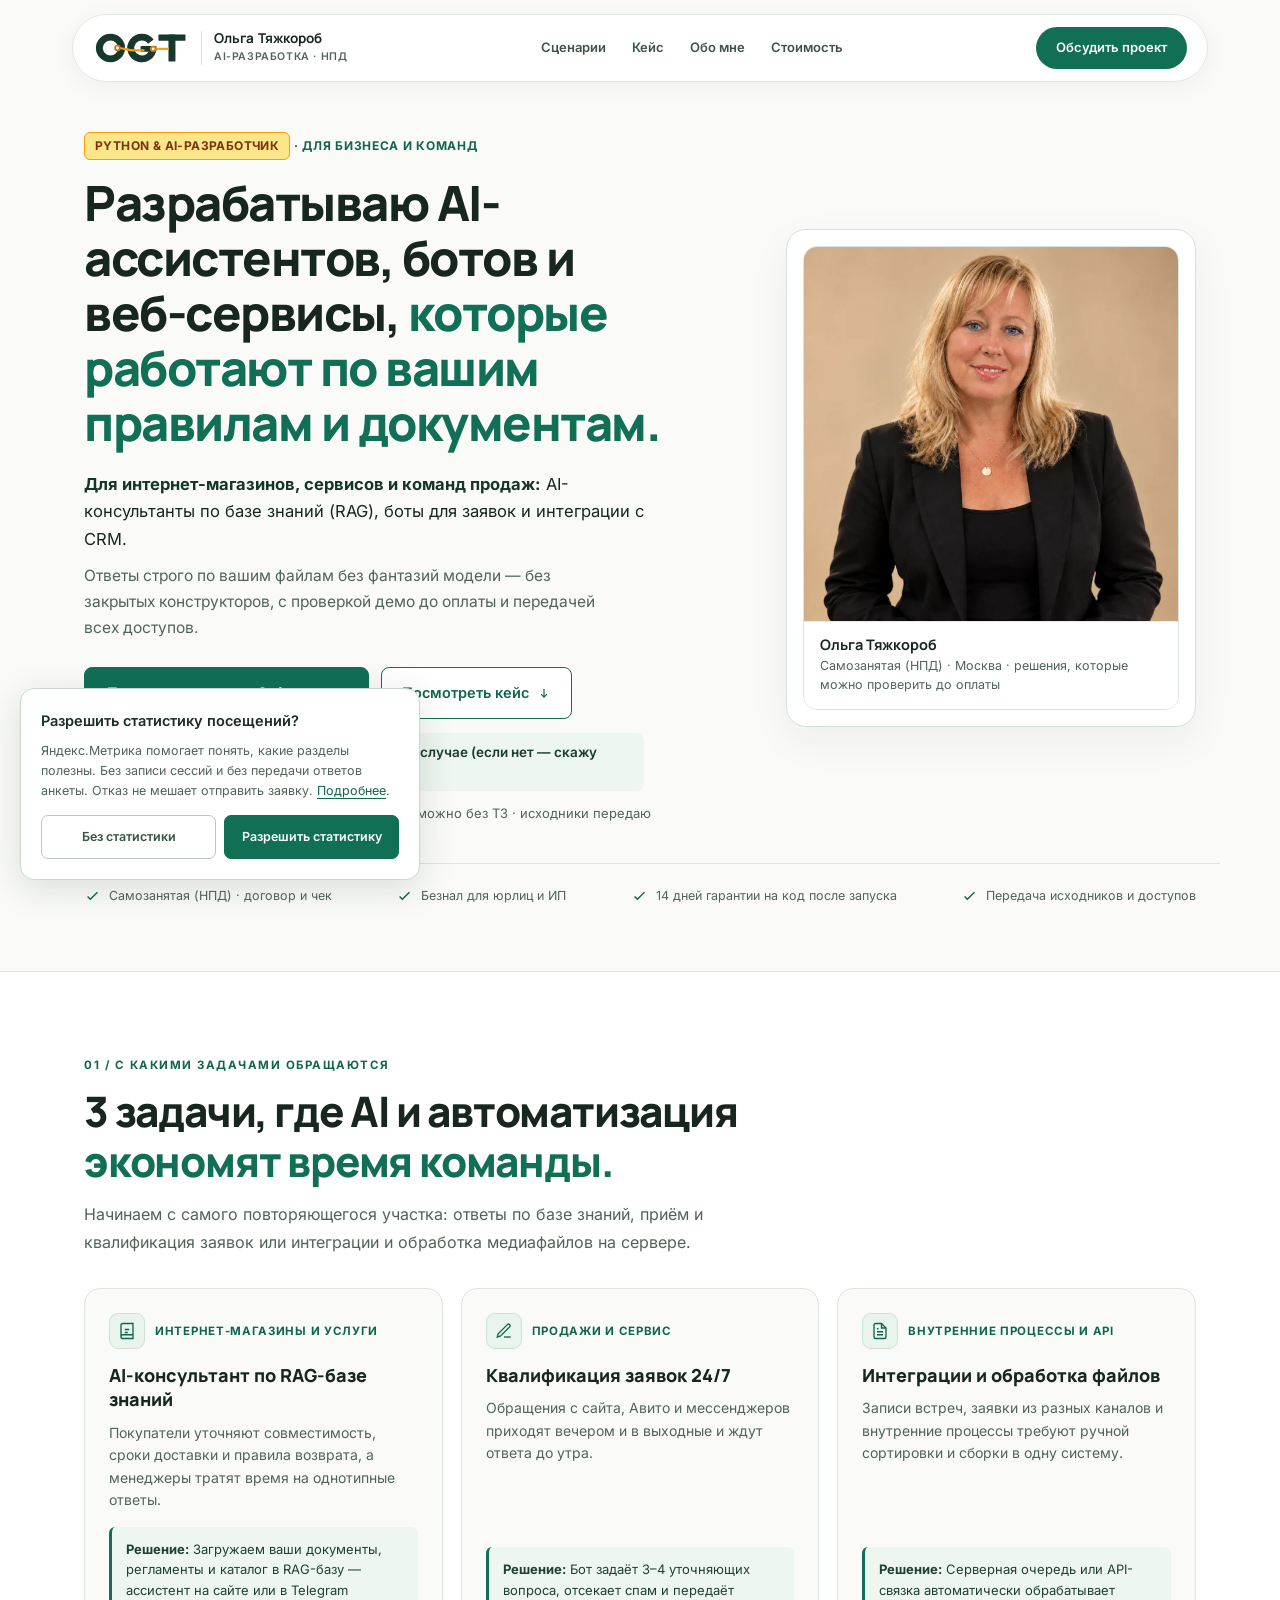
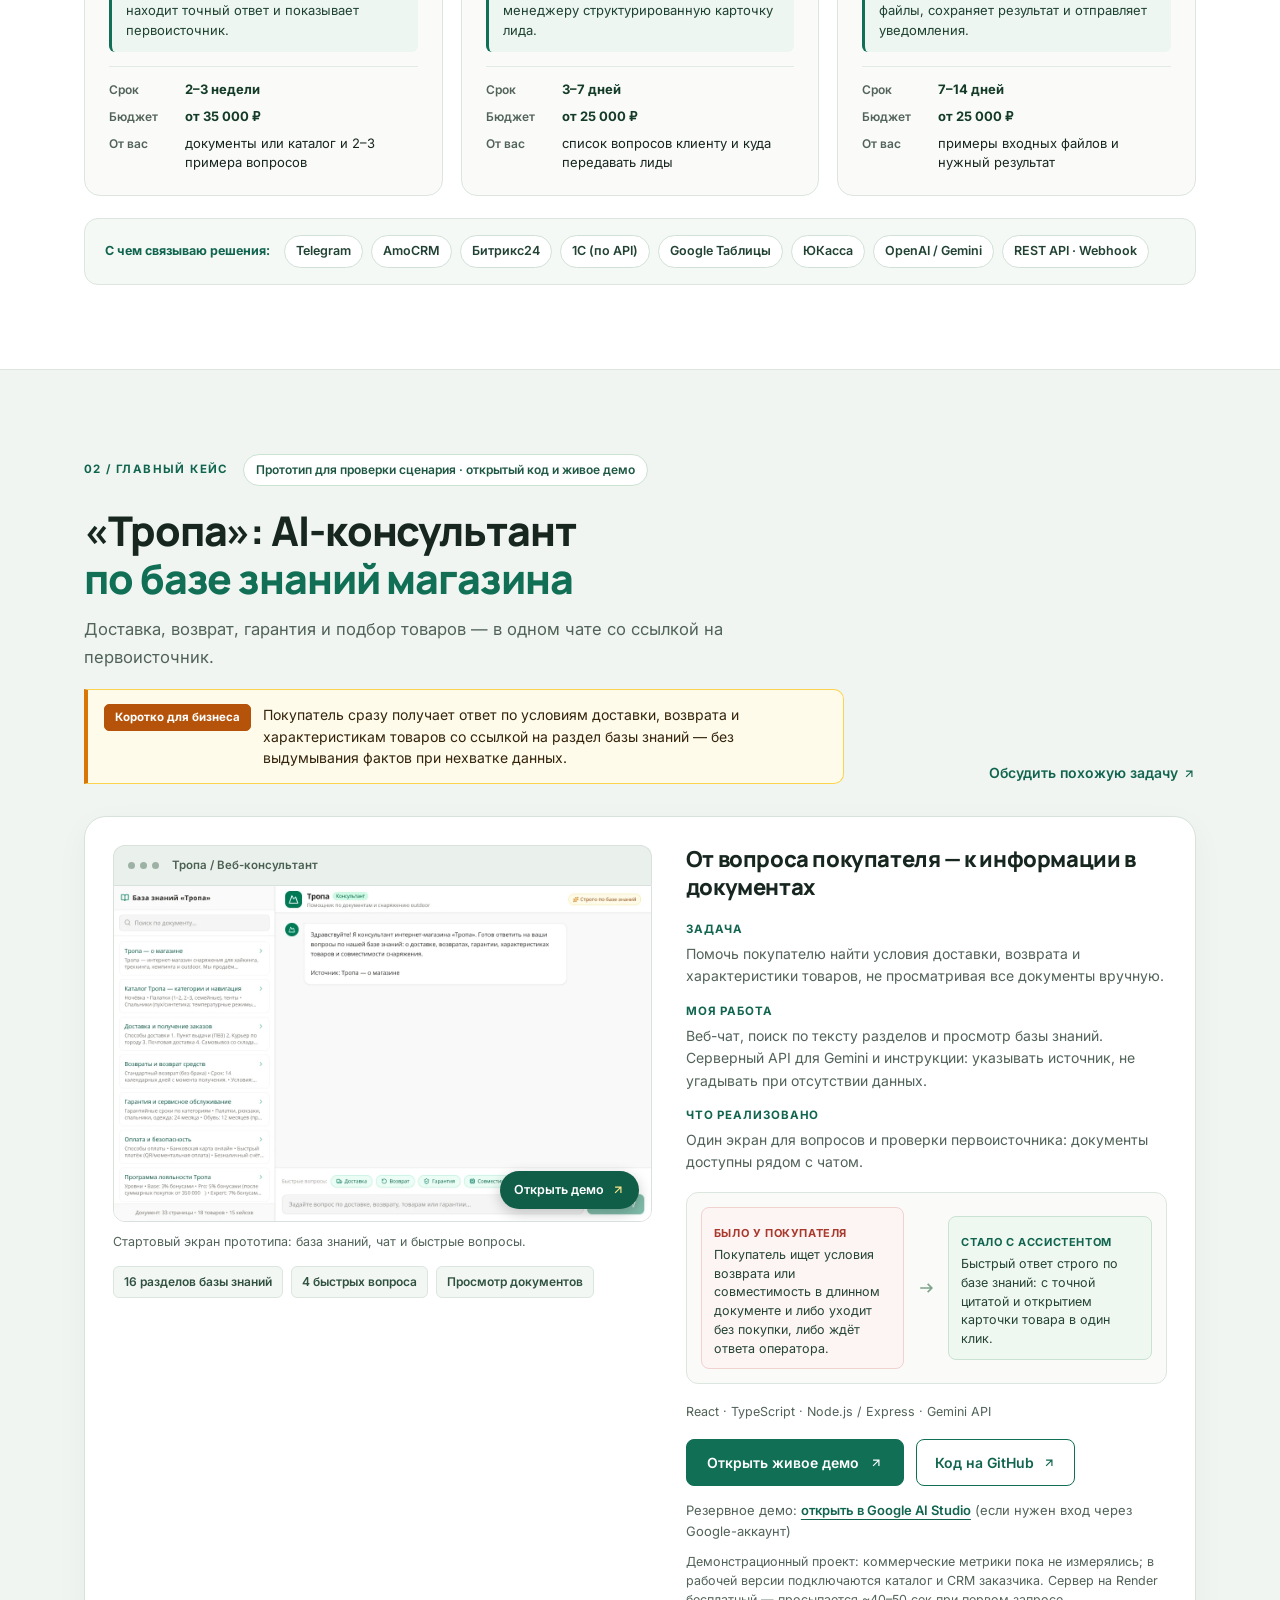
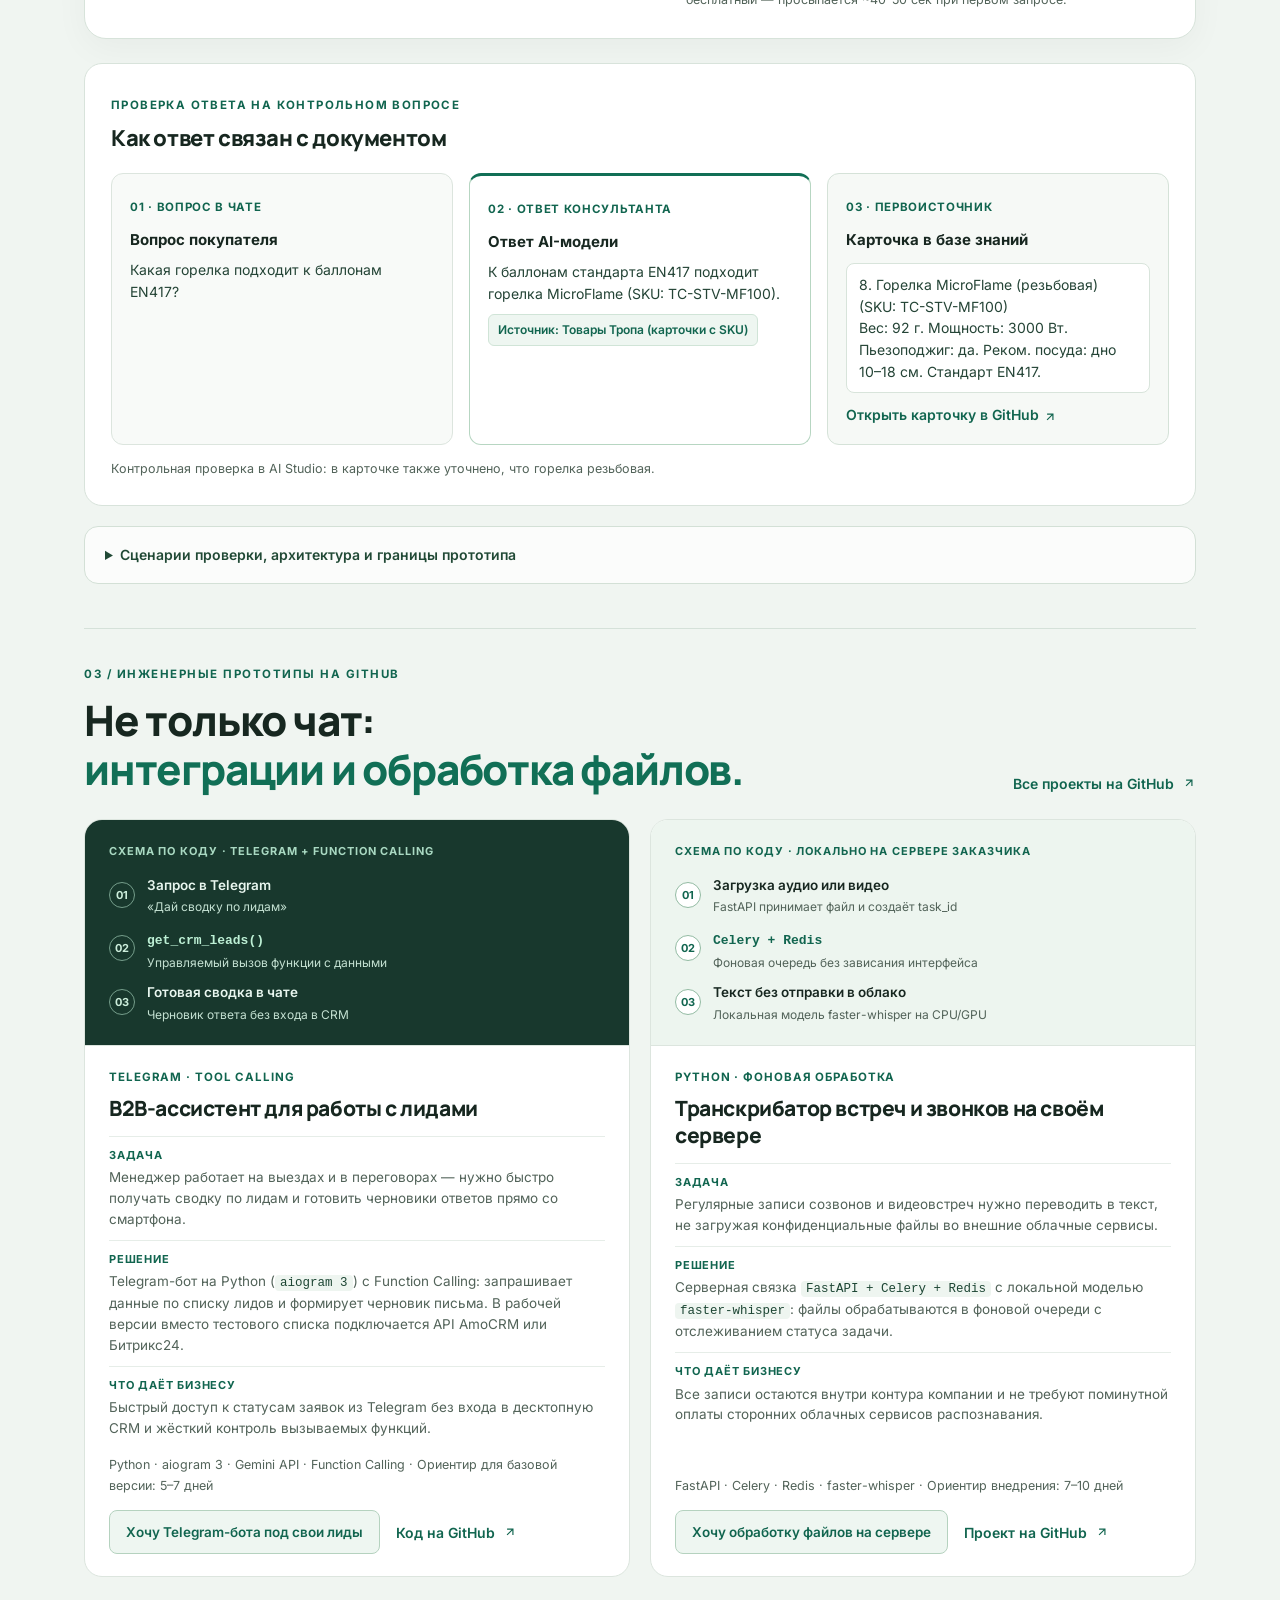
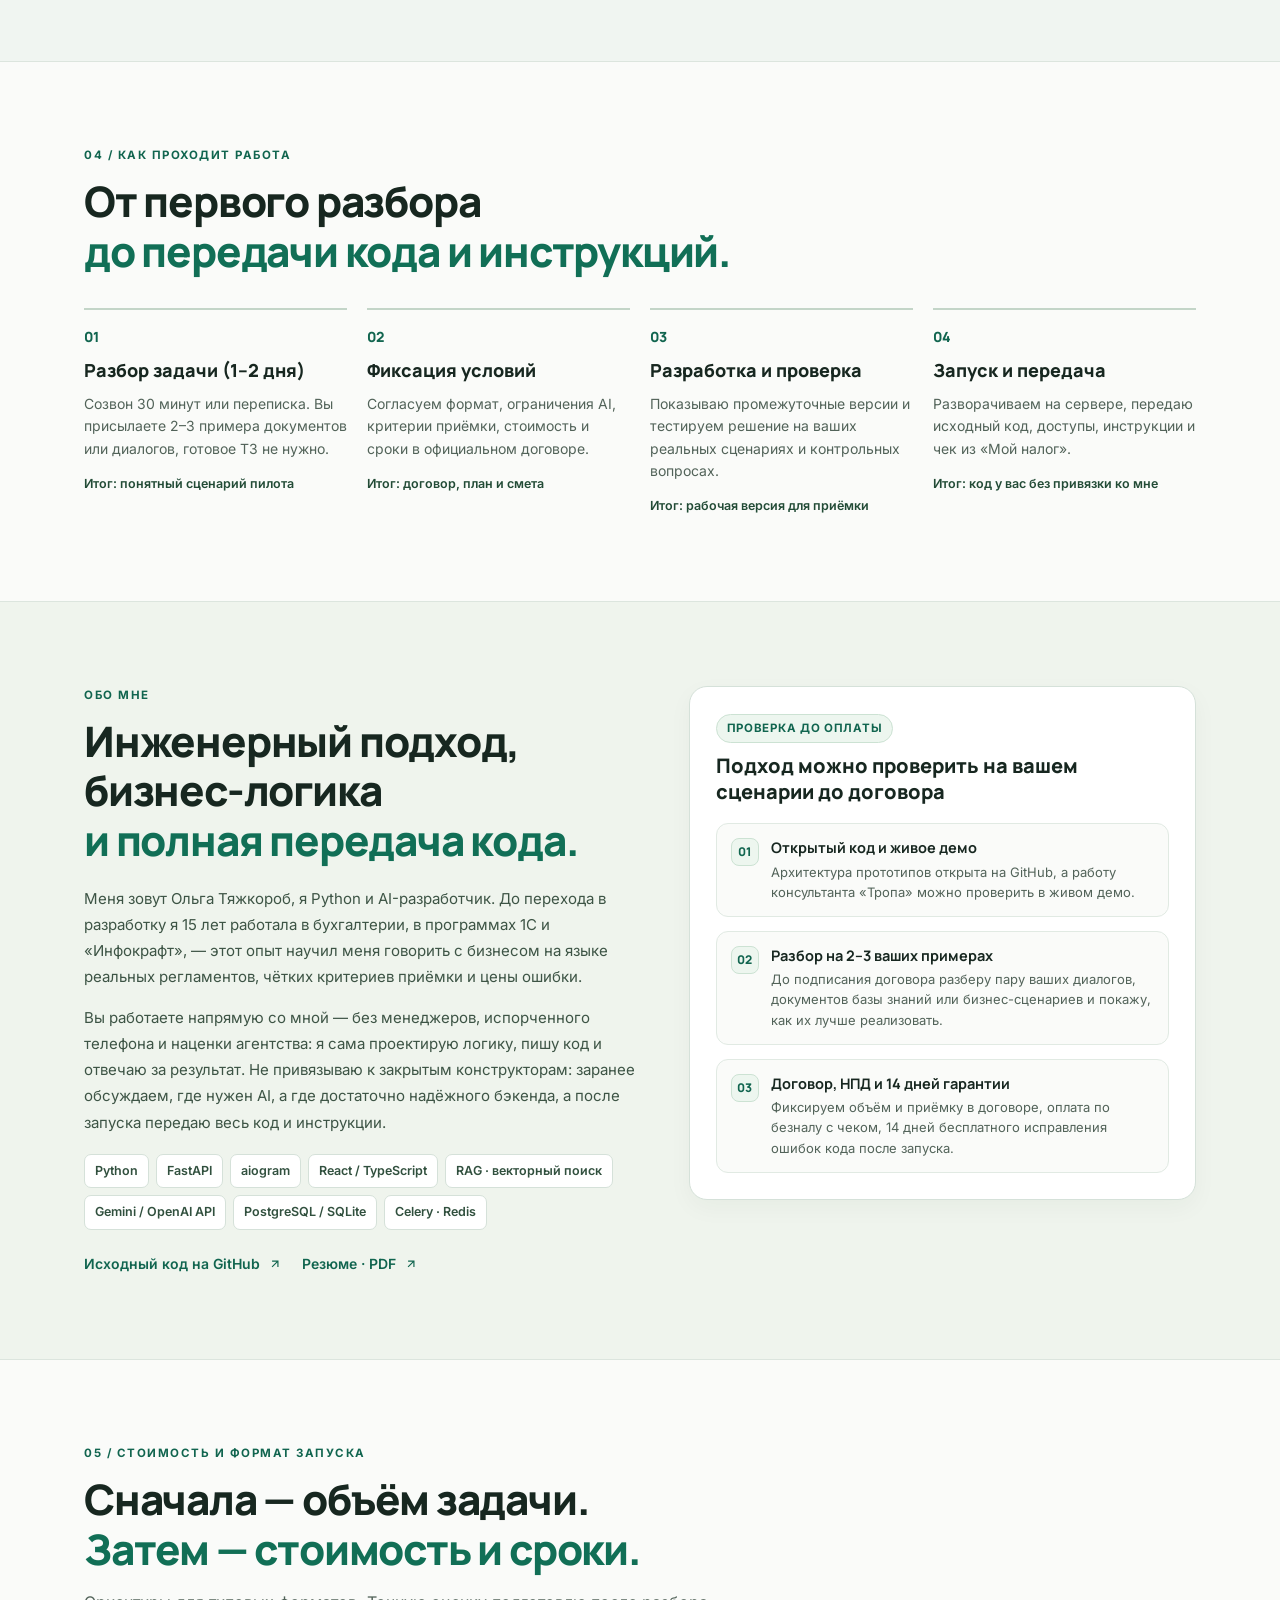
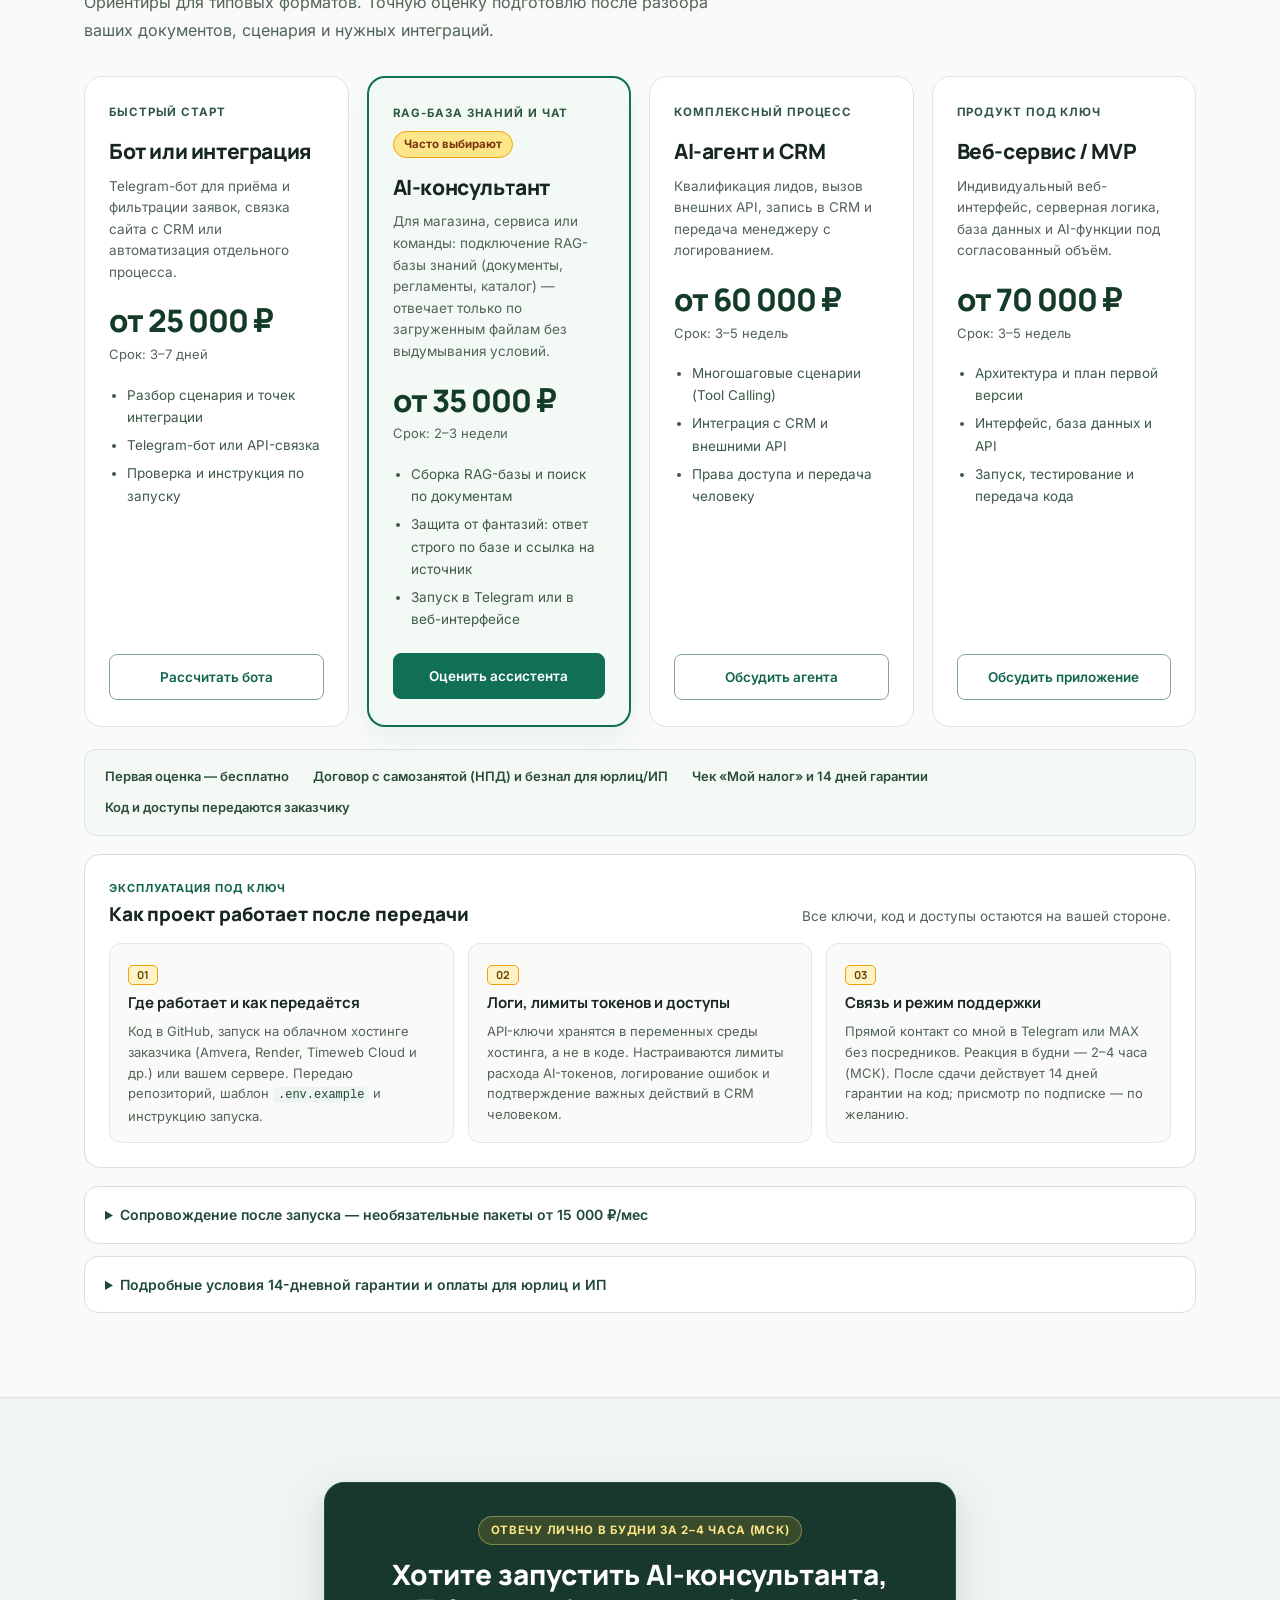
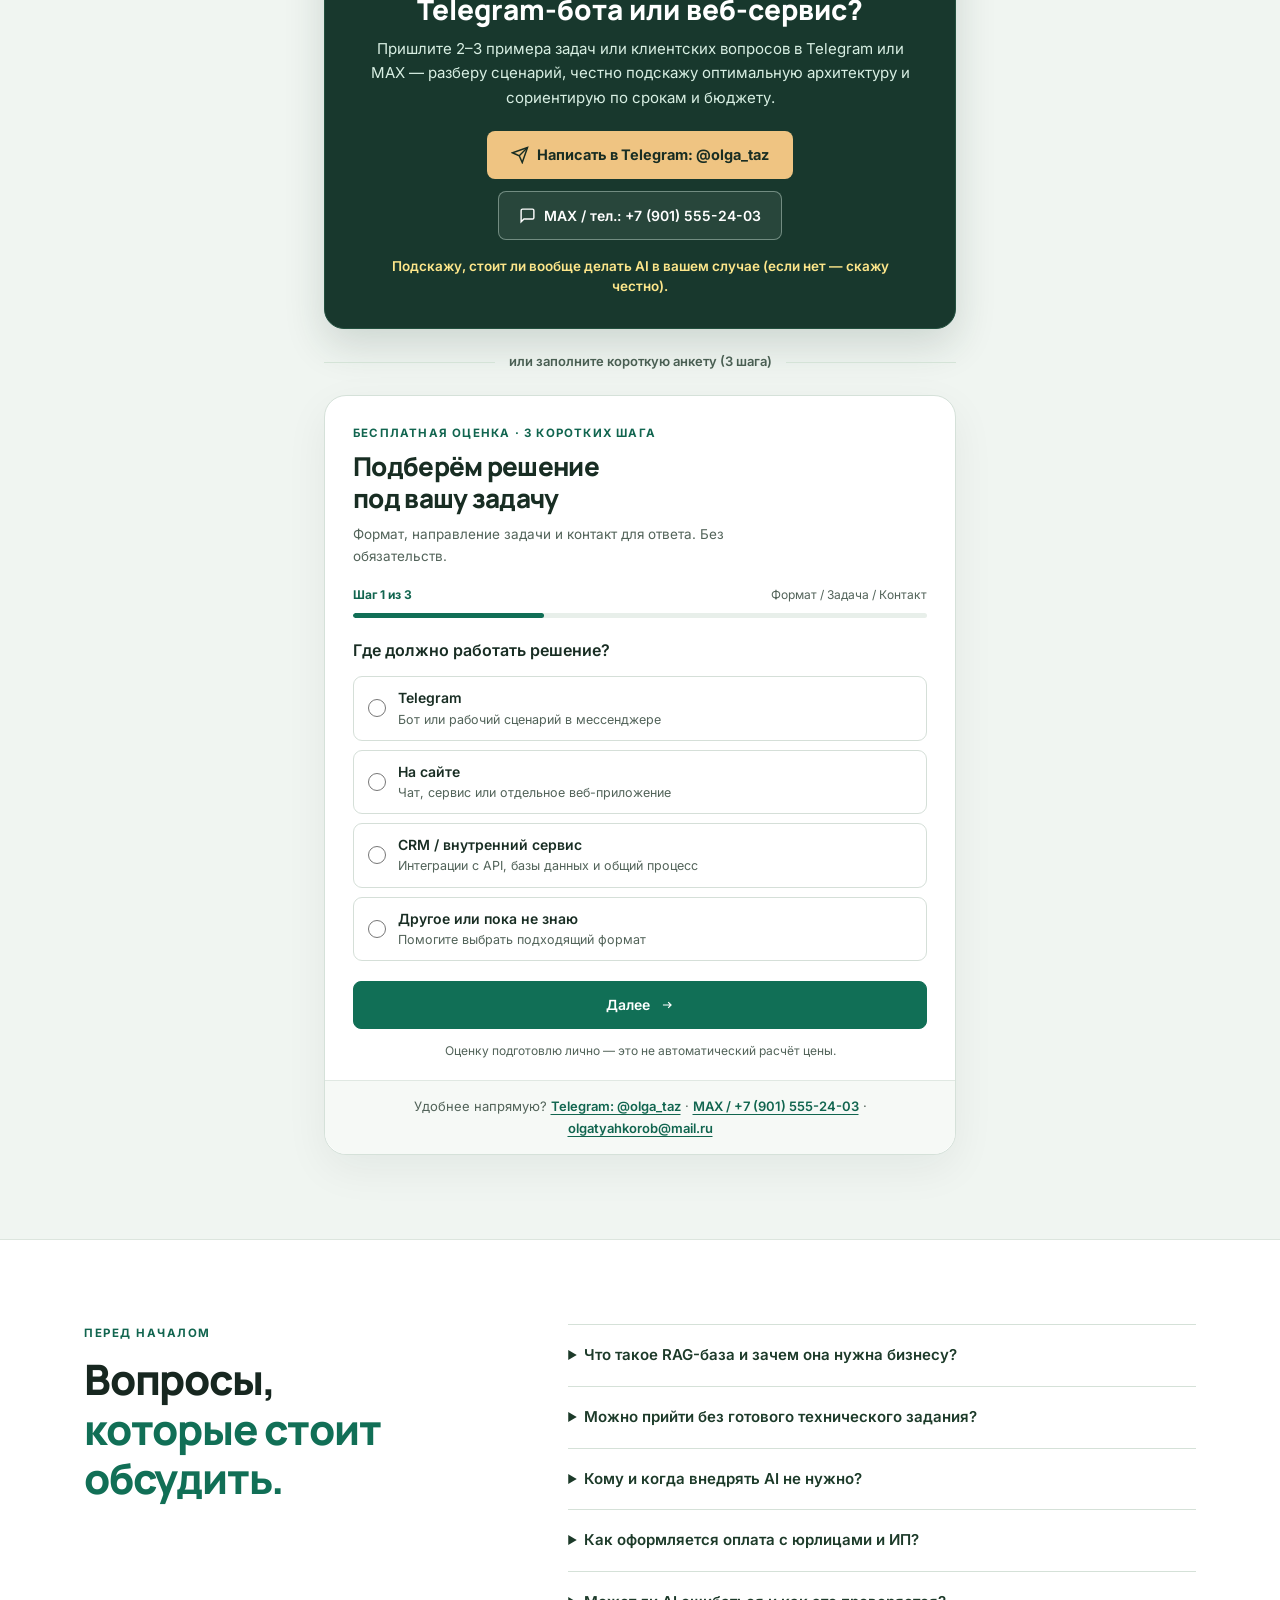
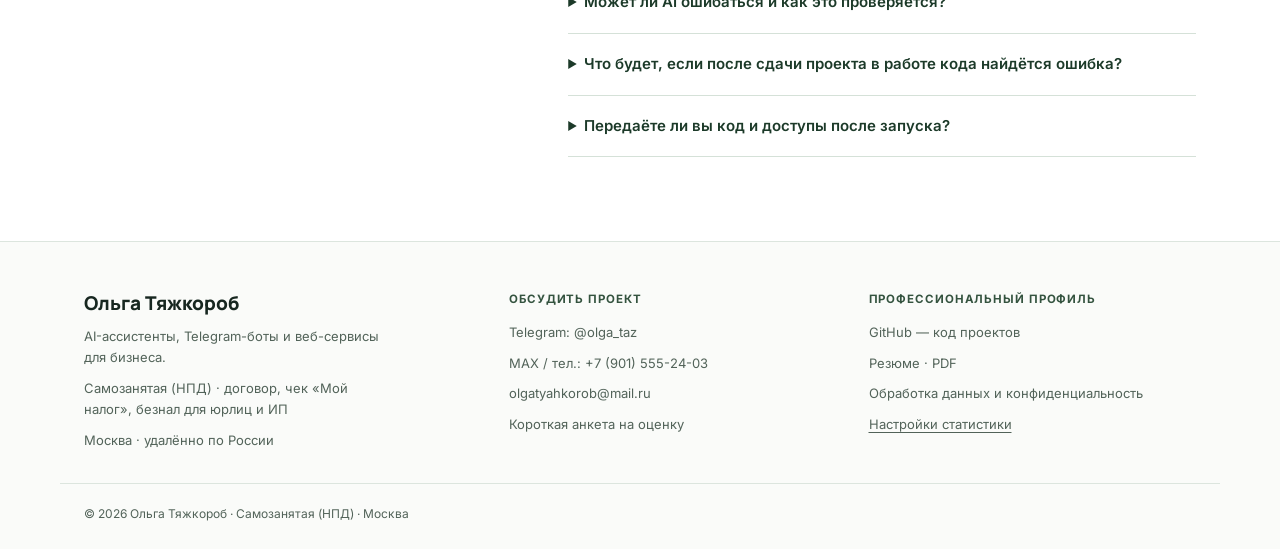
<file: index.html>
<!DOCTYPE html>
<html lang="ru">
<head>
<meta charset="UTF-8">
<meta name="viewport" content="width=device-width, initial-scale=1.0">
<meta name="yandex-verification" content="5e984d88f49f2bde">
<title>AI-консультанты (RAG), Telegram-боты для бизнеса и веб-сервисы | Ольга Тяжкороб</title>
<meta name="description" content="Разработка AI-консультантов с RAG-базой знаний, Telegram-ботов для бизнеса, веб-приложений и интеграций под ключ. Самозанятая (НПД), договор, безналичный расчёт и передача кода.">
<link rel="canonical" href="https://ogtlab.com/">
<meta property="og:type" content="website">
<meta property="og:site_name" content="O.G.T. · Ольга Тяжкороб">
<meta property="og:locale" content="ru_RU">
<meta property="og:title" content="AI-консультанты (RAG), Telegram-боты и веб-сервисы для бизнеса">
<meta property="og:description" content="Ответы по документам и базе знаний, приём заявок, интеграции с CRM и 1С. Самозанятая (НПД): договор, безнал и передача исходников.">
<meta property="og:url" content="https://ogtlab.com/">
<meta property="og:image" content="https://ogtlab.com/assets/img/og-banner.jpg?v=20261127-16">
<meta property="og:image:secure_url" content="https://ogtlab.com/assets/img/og-banner.jpg?v=20261127-16">
<meta property="og:image:type" content="image/jpeg">
<meta property="og:image:width" content="1200">
<meta property="og:image:height" content="630">
<meta property="og:image:alt" content="Ольга Тяжкороб и логотип O.G.T. — AI-разработка и цифровые решения">
<meta name="twitter:card" content="summary_large_image">
<meta name="twitter:title" content="AI-консультанты (RAG), Telegram-боты и веб-сервисы для бизнеса">
<meta name="twitter:description" content="Ответы по документам и базе знаний, приём заявок, интеграции с CRM и 1С. Самозанятая (НПД): договор, безнал и передача исходников.">
<meta name="twitter:image" content="https://ogtlab.com/assets/img/og-banner.jpg?v=20261127-16">
<meta name="twitter:image:alt" content="Ольга Тяжкороб и логотип O.G.T. — AI-разработка и цифровые решения">
<link rel="icon" type="image/png" href="assets/img/favicon.png">
<link rel="preload" href="assets/fonts/inter-cyrillic-400-normal.woff2" as="font" type="font/woff2" crossorigin>
<link rel="preload" href="assets/fonts/manrope-cyrillic-800-normal.woff2" as="font" type="font/woff2" crossorigin>
<link rel="stylesheet" href="assets/css/fonts.css?v=20261126-14">
<link rel="stylesheet" href="assets/css/styles.css?v=20261127-17">
<script src="assets/js/site.js?v=20261127-15" defer></script>
<script type="module" src="assets/js/quiz.js?v=20261126-14"></script>
<script type="application/ld+json">
{
  "@context": "https://schema.org",
  "@graph": [
    {
      "@type": "Person",
      "@id": "https://ogtlab.com/#person",
      "name": "Ольга Тяжкороб",
      "jobTitle": "Python / AI Developer — AI-ассистенты, Telegram-боты и веб-сервисы",
      "description": "Самозанятая (НПД). Разработка AI-консультантов с RAG-базой знаний, Telegram-ботов, интеграций с CRM и веб-приложений для бизнеса.",
      "url": "https://ogtlab.com/",
      "image": "https://ogtlab.com/assets/img/about-avatar.webp",
      "homeLocation": {
        "@type": "Place",
        "name": "Москва, Россия"
      },
      "sameAs": [
        "https://github.com/olgatazkorob7-png",
        "https://t.me/olga_taz"
      ],
      "telephone": "+7-901-555-24-03",
      "email": "olgatyahkorob@mail.ru"
    },
    {
      "@type": "ProfessionalService",
      "@id": "https://ogtlab.com/#service",
      "name": "O.G.T. — AI-ассистенты, боты и веб-сервисы для бизнеса",
      "description": "Самозанятая (НПД). Работа с юрлицами и ИП по официальному договору и безналичному расчёту с закрывающим чеком из приложения «Мой налог».",
      "url": "https://ogtlab.com/",
      "image": "https://ogtlab.com/assets/img/og-banner.jpg?v=20261127-16",
      "provider": {
        "@id": "https://ogtlab.com/#person"
      },
      "address": {
        "@type": "PostalAddress",
        "addressLocality": "Москва",
        "addressCountry": "RU"
      },
      "areaServed": [
        {
          "@type": "City",
          "name": "Москва"
        },
        {
          "@type": "Country",
          "name": "Россия"
        }
      ],
      "priceRange": "от 25 000 ₽",
      "currenciesAccepted": "RUB",
      "paymentAccepted": "Безналичный расчёт для юрлиц и ИП, официальный договор, чек самозанятой (НПД)"
    }
  ]
}
</script>
</head>
<body>
<a class="skip-link" href="#main-content">Перейти к содержимому</a>

<header class="premium-header">
  <div class="header-container">
    <div class="logo-block">
      <a href="#top" class="brand-link" aria-label="O.G.T. — автоматизация и AI, в начало страницы">
        <img class="brand-logo" src="assets/img/ogt-logo.svg?v=20261125-5" alt="" width="96" height="35">
        <span class="brand-name">
          <span class="brand-title">Ольга Тяжкороб</span>
          <span class="logo-subtext">AI-разработка · НПД</span>
        </span>
      </a>
    </div>
    <nav class="nav-links" id="main-navigation" aria-label="Основная навигация">
      <a href="#services">Сценарии</a>
      <a href="#flagship">Кейс</a>
      <a href="#about">Обо мне</a>
      <a href="#pricing">Стоимость</a>
    </nav>
    <button type="button" class="mobile-menu-btn" aria-label="Открыть меню" aria-controls="main-navigation" aria-expanded="false">
      <svg viewBox="0 0 24 24" fill="none" stroke="currentColor" stroke-width="2" stroke-linecap="round" aria-hidden="true"><path d="M3 6h18M3 12h18M3 18h18"/></svg>
    </button>
    <a href="#contact" class="btn-header-cta">Обсудить проект</a>
  </div>
</header>

<main id="main-content" tabindex="-1">

  <section class="premium-hero" id="top" aria-labelledby="offer-title">
    <div class="hero-container">
      <div class="hero-left-premium">
        <p class="hero-eyebrow"><span class="hero-role-pill">Python &amp; AI-разработчик</span> · Для бизнеса и команд</p>
        <h1 class="hero-title-premium" id="offer-title">Разрабатываю AI-ассистентов, ботов и веб-сервисы, <span>которые работают по вашим правилам и документам.</span></h1>
        <p class="hero-audience"><strong>Для интернет-магазинов, сервисов и команд продаж:</strong> AI-консультанты по базе знаний (RAG), боты для заявок и интеграции с CRM.</p>
        <p class="hero-desc-premium">Ответы строго по вашим файлам без фантазий модели — без закрытых конструкторов, с проверкой демо до оплаты и передачей всех доступов.</p>
        <div class="hero-actions-premium">
          <a href="#contact" class="btn-primary-premium">Получить оценку за 2–4 часа <svg width="15" height="15" viewBox="0 0 24 24" fill="none" stroke="currentColor" stroke-width="2" aria-hidden="true"><path d="M5 12h14m-5-5 5 5-5 5"/></svg></a>
          <a href="#flagship" class="btn-secondary-hero">Посмотреть кейс <svg width="14" height="14" viewBox="0 0 24 24" fill="none" stroke="currentColor" stroke-width="2" aria-hidden="true"><path d="M12 5v14m-5-5 5 5 5-5"/></svg></a>
        </div>
        <p class="hero-reassurance">Подскажу, стоит ли вообще делать AI в вашем случае (если нет — скажу честно).</p>
        <p class="hero-microproof">Ответ в будни за 2–4 часа (МСК) · договор / НПД · можно без ТЗ · исходники передаю</p>
      </div>

      <aside class="hero-visual-panel" aria-label="Об авторе">
        <div class="hero-portrait-card">
          <img src="assets/img/about-avatar.webp" alt="Ольга Тяжкороб — Python и AI-разработчик" width="640" height="640" fetchpriority="high" decoding="async">
          <div class="hero-portrait-meta">
            <strong>Ольга Тяжкороб</strong>
            <span>Самозанятая (НПД) · Москва · решения, которые можно проверить до оплаты</span>
          </div>
        </div>
      </aside>
    </div>

    <ul class="container hero-trust-bar" aria-label="Условия сотрудничества">
      <li><svg viewBox="0 0 24 24" aria-hidden="true"><path d="m5 12 4 4L19 6"/></svg>Самозанятая (НПД) · договор и чек</li>
      <li><svg viewBox="0 0 24 24" aria-hidden="true"><path d="m5 12 4 4L19 6"/></svg>Безнал для юрлиц и ИП</li>
      <li><svg viewBox="0 0 24 24" aria-hidden="true"><path d="m5 12 4 4L19 6"/></svg>14 дней гарантии на код после запуска</li>
      <li><svg viewBox="0 0 24 24" aria-hidden="true"><path d="m5 12 4 4L19 6"/></svg>Передача исходников и доступов</li>
    </ul>
  </section>

  <section class="section directions-section" id="services" aria-labelledby="services-title">
    <div class="container">
      <div class="section-heading">
        <span class="section-kicker">01 / С какими задачами обращаются</span>
        <h2 class="section-title" id="services-title">3 задачи, где AI и автоматизация <br><span>экономят время команды.</span></h2>
        <p class="section-description">Начинаем с самого повторяющегося участка: ответы по базе знаний, приём и квалификация заявок или интеграции и обработка медиафайлов на сервере.</p>
      </div>
      <div class="business-scenarios-grid">
        <article class="business-scenario-card" data-reveal data-reveal-delay="0">
          <div class="business-scenario-head">
            <span class="business-scenario-icon" aria-hidden="true"><svg viewBox="0 0 24 24" fill="none" stroke="currentColor" stroke-width="1.8"><path d="M4 19.5v-15A2.5 2.5 0 0 1 6.5 2H20v20H6.5a2.5 2.5 0 0 1 0-5H20"/><path d="M9 10h6M9 14h4"/></svg></span>
            <span class="business-scenario-tag">Интернет-магазины и услуги</span>
          </div>
          <h3>AI-консультант по RAG-базе знаний</h3>
          <p class="business-scenario-problem">Покупатели уточняют совместимость, сроки доставки и правила возврата, а менеджеры тратят время на однотипные ответы.</p>
          <div class="business-scenario-solution"><strong>Решение:</strong> Загружаем ваши документы, регламенты и каталог в RAG-базу — ассистент на сайте или в Telegram находит точный ответ и показывает первоисточник.</div>
          <dl class="business-scenario-meta">
            <div><dt>Срок</dt><dd>2–3 недели</dd></div>
            <div><dt>Бюджет</dt><dd>от 35 000 <span class="ruble">₽</span></dd></div>
            <div><dt>От вас</dt><dd>документы или каталог и 2–3 примера вопросов</dd></div>
          </dl>
        </article>
        <article class="business-scenario-card" data-reveal data-reveal-delay="80">
          <div class="business-scenario-head">
            <span class="business-scenario-icon" aria-hidden="true"><svg viewBox="0 0 24 24" fill="none" stroke="currentColor" stroke-width="1.8"><path d="M12 20h9"/><path d="M16.5 3.5a2.12 2.12 0 0 1 3 3L7 19l-4 1 1-4Z"/></svg></span>
            <span class="business-scenario-tag">Продажи и сервис</span>
          </div>
          <h3>Квалификация заявок 24/7</h3>
          <p class="business-scenario-problem">Обращения с сайта, Авито и мессенджеров приходят вечером и в выходные и ждут ответа до утра.</p>
          <div class="business-scenario-solution"><strong>Решение:</strong> Бот задаёт 3–4 уточняющих вопроса, отсекает спам и передаёт менеджеру структурированную карточку лида.</div>
          <dl class="business-scenario-meta">
            <div><dt>Срок</dt><dd>3–7 дней</dd></div>
            <div><dt>Бюджет</dt><dd>от 25 000 <span class="ruble">₽</span></dd></div>
            <div><dt>От вас</dt><dd>список вопросов клиенту и куда передавать лиды</dd></div>
          </dl>
        </article>
        <article class="business-scenario-card" data-reveal data-reveal-delay="160">
          <div class="business-scenario-head">
            <span class="business-scenario-icon" aria-hidden="true"><svg viewBox="0 0 24 24" fill="none" stroke="currentColor" stroke-width="1.8"><path d="M14 2H6a2 2 0 0 0-2 2v16a2 2 0 0 0 2 2h12a2 2 0 0 0 2-2V8Z"/><path d="M14 2v6h6"/><path d="M8 13h8M8 17h8M10 9H8"/></svg></span>
            <span class="business-scenario-tag">Внутренние процессы и API</span>
          </div>
          <h3>Интеграции и обработка файлов</h3>
          <p class="business-scenario-problem">Записи встреч, заявки из разных каналов и внутренние процессы требуют ручной сортировки и сборки в одну систему.</p>
          <div class="business-scenario-solution"><strong>Решение:</strong> Серверная очередь или API-связка автоматически обрабатывает файлы, сохраняет результат и отправляет уведомления.</div>
          <dl class="business-scenario-meta">
            <div><dt>Срок</dt><dd>7–14 дней</dd></div>
            <div><dt>Бюджет</dt><dd>от 25 000 <span class="ruble">₽</span></dd></div>
            <div><dt>От вас</dt><dd>примеры входных файлов и нужный результат</dd></div>
          </dl>
        </article>
      </div>

      <div class="integrations-strip" data-reveal data-reveal-delay="80">
        <span class="integrations-strip-label">С чем связываю решения:</span>
        <ul class="integrations-strip-list" aria-label="Поддерживаемые сервисы и интеграции">
          <li>Telegram</li>
          <li>AmoCRM</li>
          <li>Битрикс24</li>
          <li>1С (по API)</li>
          <li>Google Таблицы</li>
          <li>ЮКасса</li>
          <li>OpenAI / Gemini</li>
          <li>REST API · Webhook</li>
        </ul>
      </div>
    </div>
  </section>

  <section class="case-section" id="flagship" aria-labelledby="tropa-title" data-featured-case>
    <div class="container">
      <div class="case-eyebrow">
        <span class="case-label">02 / Главный кейс</span>
        <span class="case-badge">Прототип для проверки сценария · открытый код и живое демо</span>
      </div>
      <div class="case-heading">
        <div>
          <h2 id="tropa-title">«Тропа»: AI-консультант <span>по базе знаний магазина</span></h2>
          <p class="case-lead">Доставка, возврат, гарантия и подбор товаров — в одном чате со ссылкой на первоисточник.</p>
          <div class="case-tldr">
            <span class="case-tldr-badge">Коротко для бизнеса</span>
            <p>Покупатель сразу получает ответ по условиям доставки, возврата и характеристикам товаров со ссылкой на раздел базы знаний — без выдумывания фактов при нехватке данных.</p>
          </div>
        </div>
        <a href="#project-quiz" class="case-text-link" data-quiz-task="AI-ассистент">Обсудить похожую задачу <svg width="14" height="14" viewBox="0 0 24 24" fill="none" stroke="currentColor" stroke-width="2" aria-hidden="true"><path d="M7 17 17 7M7 7h10v10"/></svg></a>
      </div>

      <div class="case-showcase" data-reveal data-reveal-delay="0">
        <div class="case-visual">
          <figure class="case-figure">
            <div class="case-window-bar" aria-hidden="true"><span></span><span></span><span></span><p>Тропа / Веб-консультант</p></div>
            <a class="case-screen-link" href="https://tropa-consultant.onrender.com" target="_blank" rel="noopener noreferrer" aria-label="Открыть живое демо AI-консультанта «Тропа» на Render, откроется в новой вкладке">
              <img src="assets/img/tropa-screen.webp" width="1280" height="800" loading="lazy" decoding="async" alt="Стартовый экран прототипа «Тропа»: слева разделы базы знаний, справа чат и кнопки быстрых вопросов">
              <span class="case-play">Открыть демо <svg width="14" height="14" viewBox="0 0 24 24" fill="none" stroke="currentColor" stroke-width="2" aria-hidden="true"><path d="M7 17 17 7M7 7h10v10"/></svg></span>
            </a>
            <figcaption>Стартовый экран прототипа: база знаний, чат и быстрые вопросы.</figcaption>
          </figure>
          <ul class="case-facts" aria-label="Возможности прототипа">
            <li>16 разделов базы знаний</li>
            <li>4 быстрых вопроса</li>
            <li>Просмотр документов</li>
          </ul>
        </div>

        <div class="case-story">
          <h3>От вопроса покупателя — к информации в документах</h3>
          <dl class="case-story-list">
            <div>
              <dt>Задача</dt>
              <dd>Помочь покупателю найти условия доставки, возврата и характеристики товаров, не просматривая все документы вручную.</dd>
            </div>
            <div>
              <dt>Моя работа</dt>
              <dd>Веб-чат, поиск по тексту разделов и просмотр базы знаний. Серверный API для Gemini и инструкции: указывать источник, не угадывать при отсутствии данных.</dd>
            </div>
            <div>
              <dt>Что реализовано</dt>
              <dd>Один экран для вопросов и проверки первоисточника: документы доступны рядом с чатом.</dd>
            </div>
          </dl>
          <div class="case-impact-comparison">
            <div class="case-impact-item case-impact-item--before">
              <span class="case-impact-badge">Было у покупателя</span>
              <p>Покупатель ищет условия возврата или совместимость в длинном документе и либо уходит без покупки, либо ждёт ответа оператора.</p>
            </div>
            <div class="case-impact-arrow" aria-hidden="true"><svg width="20" height="20" viewBox="0 0 24 24" fill="none" stroke="currentColor" stroke-width="2"><path d="M5 12h14m-5-5 5 5-5 5"/></svg></div>
            <div class="case-impact-item case-impact-item--after">
              <span class="case-impact-badge">Стало с ассистентом</span>
              <p>Быстрый ответ строго по базе знаний: с точной цитатой и открытием карточки товара в один клик.</p>
            </div>
          </div>
          <p class="case-stack">React · TypeScript · Node.js / Express · Gemini API</p>
          <div class="case-actions">
            <a class="case-button" href="https://tropa-consultant.onrender.com" target="_blank" rel="noopener noreferrer">Открыть живое демо <svg width="14" height="14" viewBox="0 0 24 24" fill="none" stroke="currentColor" stroke-width="2" aria-hidden="true"><path d="M7 17 17 7M7 7h10v10"/></svg></a>
            <a class="case-button--secondary" href="https://github.com/olgatazkorob7-png/tropa-document-consultant" target="_blank" rel="noopener noreferrer">Код на GitHub <svg width="14" height="14" viewBox="0 0 24 24" fill="none" stroke="currentColor" stroke-width="2" aria-hidden="true"><path d="M7 17 17 7M7 7h10v10"/></svg></a>
          </div>
          <p class="case-tech-links">Резервное демо: <a href="https://ai.studio/apps/44ad70b3-39d6-491b-8838-77b6cf7378a2" target="_blank" rel="noopener noreferrer">открыть в Google AI Studio</a> (если нужен вход через Google-аккаунт)</p>
          <p class="case-host-note">Демонстрационный проект: коммерческие метрики пока не измерялись; в рабочей версии подключаются каталог и CRM заказчика. Сервер на Render бесплатный — просыпается ~40–50 сек при первом запросе.</p>
        </div>
      </div>

      <section class="case-story case-evidence" id="tropa-evidence" aria-labelledby="tropa-evidence-title" data-reveal data-reveal-delay="0">
        <span class="case-label">Проверка ответа на контрольном вопросе</span>
        <h3 id="tropa-evidence-title">Как ответ связан с документом</h3>
        <ol class="case-evidence-pipeline">
          <li class="case-evidence-card case-evidence-card--question" data-reveal data-reveal-delay="0">
            <div class="case-evidence-header"><span class="case-evidence-badge">01 · Вопрос в чате</span></div>
            <div class="case-evidence-body">
              <h4>Вопрос покупателя</h4>
              <p data-evidence-question>Какая горелка подходит к баллонам EN417?</p>
            </div>
          </li>
          <li class="case-evidence-card case-evidence-card--answer" data-reveal data-reveal-delay="140">
            <div class="case-evidence-header"><span class="case-evidence-badge">02 · Ответ консультанта</span></div>
            <div class="case-evidence-body">
              <h4>Ответ AI-модели</h4>
              <blockquote data-evidence-answer class="case-evidence-quote">
                <p>К баллонам стандарта EN417 подходит горелка MicroFlame (SKU: TC-STV-MF100).</p>
                <span class="case-evidence-tag">Источник: Товары Тропа (карточки с SKU)</span>
              </blockquote>
            </div>
          </li>
          <li class="case-evidence-card case-evidence-card--source" data-reveal data-reveal-delay="280">
            <div class="case-evidence-header"><span class="case-evidence-badge">03 · Первоисточник</span></div>
            <div class="case-evidence-body">
              <h4>Карточка в базе знаний</h4>
              <blockquote data-evidence-source class="case-evidence-quote">
                <p class="case-evidence-code">8. Горелка MicroFlame (резьбовая) (SKU: TC-STV-MF100)<br>Вес: 92 г. Мощность: 3000 Вт. Пьезоподжиг: да. Реком. посуда: дно 10–18 см. Стандарт EN417.</p>
              </blockquote>
              <a class="case-code-link" href="https://github.com/olgatazkorob7-png/tropa-document-consultant/blob/e2db67825b19c67a42b262beda60b49f06a45a4a/src/data/knowledgeBase.ts#L301-L302" target="_blank" rel="noopener noreferrer">Открыть карточку в GitHub <svg width="14" height="14" viewBox="0 0 24 24" fill="none" stroke="currentColor" stroke-width="2" aria-hidden="true"><path d="M7 17 17 7M7 7h10v10"/></svg></a>
            </div>
          </li>
        </ol>
        <p class="case-measurement-note">Контрольная проверка в AI Studio: в карточке также уточнено, что горелка резьбовая.</p>
      </section>

      <details class="case-deep-dive">
        <summary>Сценарии проверки, архитектура и границы прототипа</summary>
        <div class="case-details">
          <section class="case-checks" aria-labelledby="tropa-checks-title">
            <span class="case-label">Проверьте сами</span>
            <h3 id="tropa-checks-title">Три сценария для знакомства с демо</h3>
            <p class="case-description">Задайте вопросы в демо и сверьте ответы с исходными разделами в левой панели.</p>
            <ol class="case-check-list">
              <li>
                <span class="case-check-number" aria-hidden="true">01</span>
                <div><h4>Условия доставки</h4><p>«При какой сумме заказа доставка в ПВЗ бесплатная?»</p><small>Сверьте сумму и исключение для крупногабарита с разделом «Доставка и получение заказов».</small></div>
              </li>
              <li>
                <span class="case-check-number" aria-hidden="true">02</span>
                <div><h4>Правила возврата</h4><p>«Можно ли вернуть газовый баллон без брака?»</p><small>Проверьте, учитывает ли ответ исключения из раздела «Возвраты и возврат средств».</small></div>
              </li>
              <li>
                <span class="case-check-number" aria-hidden="true">03</span>
                <div><h4>Вопрос без данных</h4><p>«Какой статус у моего заказа №1234?»</p><small>В демо нет доступа к заказам. Ожидаемое поведение — сообщить, что в документе нет ответа, а не придумывать статус.</small></div>
              </li>
            </ol>
          </section>
          <aside class="case-boundaries" aria-labelledby="tropa-boundaries-title">
            <span class="case-label">Технические границы</span>
            <h3 id="tropa-boundaries-title">Архитектура и ограничения демо</h3>
            <ul>
              <li>Веб-интерфейс (React / TypeScript) + серверный API на Express (ключ хранится на сервере).</li>
              <li>База знаний передаётся в контекст модели целиком; векторный поиск (RAG-база) и интеграция с CRM подключаются в рабочей версии.</li>
              <li>Инструкции ограничивают ответы, но качество контролируется на наборе проверочных вопросов до запуска.</li>
            </ul>
            <div class="case-next-step">
              <h4>Для вашего магазина</h4>
              <p>Обсудим базу знаний, канал общения, передачу сложных вопросов человеку и критерии приёмки перед запуском.</p>
              <a href="#project-quiz" class="case-text-link" data-quiz-task="AI-ассистент">Получить оценку задачи <svg width="14" height="14" viewBox="0 0 24 24" fill="none" stroke="currentColor" stroke-width="2" aria-hidden="true"><path d="M5 12h14m-5-5 5 5-5 5"/></svg></a>
            </div>
          </aside>
        </div>
      </details>

      <section class="projects-subblock" id="projects" aria-labelledby="projects-title">
        <div class="projects-subhead">
          <div>
            <span class="section-kicker">03 / Инженерные прототипы на GitHub</span>
            <h2 class="section-title" id="projects-title">Не только чат: <br><span>интеграции и обработка файлов.</span></h2>
          </div>
          <a class="text-link" href="https://github.com/olgatazkorob7-png" target="_blank" rel="noopener noreferrer">Все проекты на GitHub <svg width="14" height="14" viewBox="0 0 24 24" fill="none" stroke="currentColor" stroke-width="2" aria-hidden="true"><path d="M7 17 17 7M7 7h10v10"/></svg></a>
        </div>
        <div class="featured-grid">
          <article class="featured-case" id="b2b-case" aria-labelledby="b2b-title" data-featured-case data-reveal data-reveal-delay="0">
            <div class="project-visual project-visual--code" role="img" aria-label="Схема B2B-прототипа по коду: запрос в Telegram, вызов get_crm_leads, ответ Gemini">
              <p class="visual-label">Схема по коду · Telegram + Function Calling</p>
              <ol class="tool-flow" aria-hidden="true">
                <li><span>01</span><div><strong>Запрос в Telegram</strong><small>«Дай сводку по лидам»</small></div></li>
                <li><span>02</span><div><code>get_crm_leads()</code><small>Управляемый вызов функции с данными</small></div></li>
                <li><span>03</span><div><strong>Готовая сводка в чате</strong><small>Черновик ответа без входа в CRM</small></div></li>
              </ol>
            </div>
            <div class="project-body">
              <span class="project-kicker">Telegram · Tool Calling</span>
              <h3 id="b2b-title">B2B-ассистент для работы с лидами</h3>
              <dl class="project-story">
                <div>
                  <dt>Задача</dt>
                  <dd>Менеджер работает на выездах и в переговорах — нужно быстро получать сводку по лидам и готовить черновики ответов прямо со смартфона.</dd>
                </div>
                <div>
                  <dt>Решение</dt>
                  <dd>Telegram-бот на Python (<code>aiogram 3</code>) с Function Calling: запрашивает данные по списку лидов и формирует черновик письма. В рабочей версии вместо тестового списка подключается API AmoCRM или Битрикс24.</dd>
                </div>
                <div>
                  <dt>Что даёт бизнесу</dt>
                  <dd>Быстрый доступ к статусам заявок из Telegram без входа в десктопную CRM и жёсткий контроль вызываемых функций.</dd>
                </div>
              </dl>
              <p class="project-stack">Python · aiogram 3 · Gemini API · Function Calling · Ориентир для базовой версии: 5–7 дней</p>
              <div class="project-actions">
                <a class="project-cta" href="#project-quiz" data-quiz-channel="Telegram" data-quiz-task="Автоматизация процесса">Хочу Telegram-бота под свои лиды</a>
                <a class="text-link" href="https://github.com/olgatazkorob7-png/b2b-sales-ai-bot/blob/4846e178e03cc6c2d67aab568f7c80850cf6a3e1/bot.py" target="_blank" rel="noopener noreferrer">Код на GitHub <svg width="14" height="14" viewBox="0 0 24 24" fill="none" stroke="currentColor" stroke-width="2" aria-hidden="true"><path d="M7 17 17 7M7 7h10v10"/></svg></a>
              </div>
            </div>
          </article>

          <article class="featured-case" id="transcriber-case" aria-labelledby="transcriber-title" data-featured-case data-reveal data-reveal-delay="100">
            <div class="project-visual project-visual--pipeline" role="img" aria-label="Схема транскрибатора по коду: загрузка медиафайла на сервер, очередь Celery и Redis, локальное распознавание faster-whisper">
              <p class="visual-label">Схема по коду · Локально на сервере заказчика</p>
              <ol class="tool-flow tool-flow--light" aria-hidden="true">
                <li><span>01</span><div><strong>Загрузка аудио или видео</strong><small>FastAPI принимает файл и создаёт task_id</small></div></li>
                <li><span>02</span><div><code>Celery + Redis</code><small>Фоновая очередь без зависания интерфейса</small></div></li>
                <li><span>03</span><div><strong>Текст без отправки в облако</strong><small>Локальная модель faster-whisper на CPU/GPU</small></div></li>
              </ol>
            </div>
            <div class="project-body">
              <span class="project-kicker">Python · Фоновая обработка</span>
              <h3 id="transcriber-title">Транскрибатор встреч и звонков на своём сервере</h3>
              <dl class="project-story">
                <div>
                  <dt>Задача</dt>
                  <dd>Регулярные записи созвонов и видеовстреч нужно переводить в текст, не загружая конфиденциальные файлы во внешние облачные сервисы.</dd>
                </div>
                <div>
                  <dt>Решение</dt>
                  <dd>Серверная связка <code>FastAPI + Celery + Redis</code> с локальной моделью <code>faster-whisper</code>: файлы обрабатываются в фоновой очереди с отслеживанием статуса задачи.</dd>
                </div>
                <div>
                  <dt>Что даёт бизнесу</dt>
                  <dd>Все записи остаются внутри контура компании и не требуют поминутной оплаты сторонних облачных сервисов распознавания.</dd>
                </div>
              </dl>
              <p class="project-stack">FastAPI · Celery · Redis · faster-whisper · Ориентир внедрения: 7–10 дней</p>
              <div class="project-actions">
                <a class="project-cta" href="#project-quiz" data-quiz-channel="Несколько систем" data-quiz-task="Автоматизация процесса" data-quiz-note="Интересует автоматическая обработка аудио/видео или файлов на своём сервере.">Хочу обработку файлов на сервере</a>
                <a class="text-link" href="https://github.com/olgatazkorob7-png/video-transcriber/tree/7a64896a59141dccf9203a51bd8a3d124056e95a" target="_blank" rel="noopener noreferrer">Проект на GitHub <svg width="14" height="14" viewBox="0 0 24 24" fill="none" stroke="currentColor" stroke-width="2" aria-hidden="true"><path d="M7 17 17 7M7 7h10v10"/></svg></a>
              </div>
            </div>
          </article>
        </div>
      </section>
    </div>
  </section>

  <section class="section" id="process" aria-labelledby="process-title">
    <div class="container">
      <div class="section-heading">
        <span class="section-kicker">04 / Как проходит работа</span>
        <h2 class="section-title" id="process-title">От первого разбора <br><span>до передачи кода и инструкций.</span></h2>
      </div>
      <ol class="process-grid">
        <li class="process-step" data-reveal data-reveal-delay="0"><span class="step-number" aria-hidden="true">01</span><h3>Разбор задачи (1–2 дня)</h3><p>Созвон 30 минут или переписка. Вы присылаете 2–3 примера документов или диалогов, готовое ТЗ не нужно.</p><span class="process-output">Итог: понятный сценарий пилота</span></li>
        <li class="process-step" data-reveal data-reveal-delay="70"><span class="step-number" aria-hidden="true">02</span><h3>Фиксация условий</h3><p>Согласуем формат, ограничения AI, критерии приёмки, стоимость и сроки в официальном договоре.</p><span class="process-output">Итог: договор, план и смета</span></li>
        <li class="process-step" data-reveal data-reveal-delay="140"><span class="step-number" aria-hidden="true">03</span><h3>Разработка и проверка</h3><p>Показываю промежуточные версии и тестируем решение на ваших реальных сценариях и контрольных вопросах.</p><span class="process-output">Итог: рабочая версия для приёмки</span></li>
        <li class="process-step" data-reveal data-reveal-delay="210"><span class="step-number" aria-hidden="true">04</span><h3>Запуск и передача</h3><p>Разворачиваем на сервере, передаю исходный код, доступы, инструкции и чек из «Мой налог».</p><span class="process-output">Итог: код у вас без привязки ко мне</span></li>
      </ol>
    </div>
  </section>

  <section class="section about-section" id="about" aria-labelledby="about-title">
    <div class="container about-grid about-grid--balanced">
      <div class="about-text">
        <span class="section-kicker">Обо мне</span>
        <h2 class="section-title" id="about-title">Инженерный подход, бизнес-логика <br><span>и полная передача кода.</span></h2>
        <p>Меня зовут Ольга Тяжкороб, я Python и AI-разработчик. До перехода в разработку я 15 лет работала в бухгалтерии, в программах 1С и «Инфокрафт», — этот опыт научил меня говорить с бизнесом на языке реальных регламентов, чётких критериев приёмки и цены ошибки.</p>
        <p>Вы работаете напрямую со мной — без менеджеров, испорченного телефона и наценки агентства: я сама проектирую логику, пишу код и отвечаю за результат. Не привязываю к закрытым конструкторам: заранее обсуждаем, где нужен AI, а где достаточно надёжного бэкенда, а после запуска передаю весь код и инструкции.</p>
        <ul class="about-stack" aria-label="Ключевой стек">
          <li>Python</li><li>FastAPI</li><li>aiogram</li><li>React / TypeScript</li><li>RAG · векторный поиск</li><li>Gemini / OpenAI API</li><li>PostgreSQL / SQLite</li><li>Celery · Redis</li>
        </ul>
        <div class="about-links">
          <a class="text-link" href="https://github.com/olgatazkorob7-png" target="_blank" rel="noopener noreferrer">Исходный код на GitHub <svg width="14" height="14" viewBox="0 0 24 24" fill="none" stroke="currentColor" stroke-width="2" aria-hidden="true"><path d="M7 17 17 7M7 7h10v10"/></svg></a>
          <a class="text-link" href="resume.pdf?v=5fcb2da1" target="_blank" rel="noopener noreferrer" data-goal="resume_click">Резюме · PDF <svg width="14" height="14" viewBox="0 0 24 24" fill="none" stroke="currentColor" stroke-width="2" aria-hidden="true"><path d="M7 17 17 7M7 7h10v10"/></svg></a>
        </div>
      </div>

      <aside class="about-proof-card" aria-labelledby="proof-title" data-reveal data-reveal-delay="80">
        <span class="trust-verification-badge">Проверка до оплаты</span>
        <h3 id="proof-title">Подход можно проверить на вашем сценарии до договора</h3>
        <ol class="about-proof-list">
          <li>
            <span class="trust-verification-num" aria-hidden="true">01</span>
            <div>
              <h4>Открытый код и живое демо</h4>
              <p>Архитектура прототипов открыта на GitHub, а работу консультанта «Тропа» можно проверить в живом демо.</p>
            </div>
          </li>
          <li>
            <span class="trust-verification-num" aria-hidden="true">02</span>
            <div>
              <h4>Разбор на 2–3 ваших примерах</h4>
              <p>До подписания договора разберу пару ваших диалогов, документов базы знаний или бизнес-сценариев и покажу, как их лучше реализовать.</p>
            </div>
          </li>
          <li>
            <span class="trust-verification-num" aria-hidden="true">03</span>
            <div>
              <h4>Договор, НПД и 14 дней гарантии</h4>
              <p>Фиксируем объём и приёмку в договоре, оплата по безналу с чеком, 14 дней бесплатного исправления ошибок кода после запуска.</p>
            </div>
          </li>
        </ol>
      </aside>
    </div>
  </section>

  <section class="section" id="pricing" aria-labelledby="pricing-title">
    <div class="container">
      <div class="section-heading">
        <span class="section-kicker">05 / Стоимость и формат запуска</span>
        <h2 class="section-title" id="pricing-title">Сначала — объём задачи. <br><span>Затем — стоимость и сроки.</span></h2>
        <p class="section-description">Ориентиры для типовых форматов. Точную оценку подготовлю после разбора ваших документов, сценария и нужных интеграций.</p>
      </div>

      <div class="pricing-grid pricing-grid--4">
        <article class="price-card" data-reveal data-reveal-delay="0">
          <span class="price-format">Быстрый старт</span>
          <h3>Бот или интеграция</h3>
          <p>Telegram-бот для приёма и фильтрации заявок, связка сайта с CRM или автоматизация отдельного процесса.</p>
          <strong class="price-amount">от 25 000 <span class="ruble">₽</span></strong>
          <span class="price-timing">Срок: 3–7 дней</span>
          <ul>
            <li>Разбор сценария и точек интеграции</li>
            <li>Telegram-бот или API-связка</li>
            <li>Проверка и инструкция по запуску</li>
          </ul>
          <a href="#project-quiz" class="btn-service" data-quiz-channel="Telegram" data-quiz-task="Автоматизация процесса">Рассчитать бота</a>
        </article>

        <article class="price-card price-card--primary" data-reveal data-reveal-delay="60">
          <div class="price-card-top">
            <span class="price-format">RAG-база знаний и чат</span>
            <span class="price-popular-badge">Часто выбирают</span>
          </div>
          <h3>AI-консультант</h3>
          <p>Для магазина, сервиса или команды: подключение RAG-базы знаний (документы, регламенты, каталог) — отвечает только по загруженным файлам без выдумывания условий.</p>
          <strong class="price-amount">от 35 000 <span class="ruble">₽</span></strong>
          <span class="price-timing">Срок: 2–3 недели</span>
          <ul>
            <li>Сборка RAG-базы и поиск по документам</li>
            <li>Защита от фантазий: ответ строго по базе и ссылка на источник</li>
            <li>Запуск в Telegram или в веб-интерфейсе</li>
          </ul>
          <a href="#project-quiz" class="btn-service" data-quiz-task="AI-ассистент">Оценить ассистента</a>
        </article>

        <article class="price-card" data-reveal data-reveal-delay="120">
          <span class="price-format">Комплексный процесс</span>
          <h3>AI-агент и CRM</h3>
          <p>Квалификация лидов, вызов внешних API, запись в CRM и передача менеджеру с логированием.</p>
          <strong class="price-amount">от 60 000 <span class="ruble">₽</span></strong>
          <span class="price-timing">Срок: 3–5 недель</span>
          <ul>
            <li>Многошаговые сценарии (Tool Calling)</li>
            <li>Интеграция с CRM и внешними API</li>
            <li>Права доступа и передача человеку</li>
          </ul>
          <a href="#project-quiz" class="btn-service" data-quiz-channel="Несколько систем" data-quiz-task="Автоматизация процесса" data-quiz-note="Интересует AI-агент с интеграцией в CRM и внешние API.">Обсудить агента</a>
        </article>

        <article class="price-card" data-reveal data-reveal-delay="180">
          <span class="price-format">Продукт под ключ</span>
          <h3>Веб-сервис / MVP</h3>
          <p>Индивидуальный веб-интерфейс, серверная логика, база данных и AI-функции под согласованный объём.</p>
          <strong class="price-amount">от 70 000 <span class="ruble">₽</span></strong>
          <span class="price-timing">Срок: 3–5 недель</span>
          <ul>
            <li>Архитектура и план первой версии</li>
            <li>Интерфейс, база данных и API</li>
            <li>Запуск, тестирование и передача кода</li>
          </ul>
          <a href="#project-quiz" class="btn-service" data-quiz-channel="Сайт" data-quiz-task="Веб-приложение / MVP">Обсудить приложение</a>
        </article>
      </div>

      <ul class="pricing-terms" aria-label="Порядок сотрудничества">
        <li>Первая оценка — бесплатно</li>
        <li>Договор с самозанятой (НПД) и безнал для юрлиц/ИП</li>
        <li>Чек «Мой налог» и 14 дней гарантии</li>
        <li>Код и доступы передаются заказчику</li>
      </ul>

      <section class="pricing-operations" id="operations" aria-labelledby="operations-title" data-reveal data-reveal-delay="0">
        <div class="pricing-ops-head">
          <div>
            <span class="pricing-ops-kicker">Эксплуатация под ключ</span>
            <h3 id="operations-title">Как проект работает после передачи</h3>
          </div>
          <p class="pricing-ops-lead">Все ключи, код и доступы остаются на вашей стороне.</p>
        </div>
        <div class="pricing-ops-grid">
          <article class="pricing-ops-card">
            <span class="pricing-ops-num" aria-hidden="true">01</span>
            <h4>Где работает и как передаётся</h4>
            <p>Код в GitHub, запуск на облачном хостинге заказчика (Amvera, Render, Timeweb Cloud и др.) или вашем сервере. Передаю репозиторий, шаблон <code>.env.example</code> и инструкцию запуска.</p>
          </article>
          <article class="pricing-ops-card">
            <span class="pricing-ops-num" aria-hidden="true">02</span>
            <h4>Логи, лимиты токенов и доступы</h4>
            <p>API-ключи хранятся в переменных среды хостинга, а не в коде. Настраиваются лимиты расхода AI-токенов, логирование ошибок и подтверждение важных действий в CRM человеком.</p>
          </article>
          <article class="pricing-ops-card">
            <span class="pricing-ops-num" aria-hidden="true">03</span>
            <h4>Связь и режим поддержки</h4>
            <p>Прямой контакт со мной в Telegram или MAX без посредников. Реакция в будни — 2–4 часа (МСК). После сдачи действует 14 дней гарантии на код; присмотр по подписке — по желанию.</p>
          </article>
        </div>
      </section>

      <div class="pricing-accordions">
        <details class="pricing-accordion">
          <summary>Сопровождение после запуска — необязательные пакеты от 15 000 ₽/мес</summary>
          <div class="pricing-accordion-body">
            <p class="pricing-support-intro">Подписка не обязательна: после сдачи весь код и инструкции у вас. Если не хотите следить за сервером, токенами и обновлениями самостоятельно — можно выбрать сопровождение.</p>
            <div class="pricing-support-grid">
              <article class="support-tier-card">
                <div class="support-tier-top">
                  <span class="support-tier-label">Поддержка работы</span>
                  <h4>Базовый присмотр</h4>
                  <strong class="support-tier-price">15 000 <span class="ruble">₽</span><span> / мес</span></strong>
                </div>
                <p class="support-tier-result"><strong>Результат:</strong> решение работает стабильно, расходы на AI под контролем, база знаний актуальна.</p>
                <ul>
                  <li>Мониторинг доступности бота или сервиса и проверка логов ошибок</li>
                  <li>Контроль лимитов и расхода AI-токенов без внезапных списаний</li>
                  <li>Обновление текстов базы знаний и мелкая корректировка промптов</li>
                  <li>До <strong>3 часов</strong> правок и консультаций в месяц</li>
                  <li>Реакция на сбой в будни — в течение 2–4 часов (МСК)</li>
                </ul>
                <a href="#project-quiz" class="btn-service" data-quiz-channel="Другое / пока не определено" data-quiz-task="Нужна консультация" data-quiz-note="Интересует сопровождение: «Базовый присмотр» (15 000 ₽/мес).">Выбрать базовый присмотр</a>
              </article>
              <article class="support-tier-card support-tier-card--featured">
                <div class="support-tier-top">
                  <span class="support-tier-label">Поддержка + доработки</span>
                  <h4>Поддержка и развитие</h4>
                  <strong class="support-tier-price">от 30 000 <span class="ruble">₽</span><span> / мес</span></strong>
                </div>
                <p class="support-tier-result"><strong>Результат:</strong> система адаптируется под новые каналы, API и задачи команды.</p>
                <ul>
                  <li>Всё, что входит в пакет «Базовый присмотр»</li>
                  <li>До <strong>8 часов</strong> разработки новых сценариев и доработок в месяц</li>
                  <li>Адаптация интеграций при изменении внешних API и бизнес-правил</li>
                  <li>Проверка качества ответов при обновлении AI-моделей</li>
                  <li>Приоритетная реакция и рабочие созвоны по развитию</li>
                </ul>
                <a href="#project-quiz" class="btn-service" data-quiz-channel="Другое / пока не определено" data-quiz-task="Нужна консультация" data-quiz-note="Интересует сопровождение: «Поддержка и развитие» (от 30 000 ₽/мес).">Обсудить развитие</a>
              </article>
            </div>
            <p class="pricing-support-note">Без абонентской платы разовые доработки после гарантийного срока оцениваются отдельно по факту задачи.</p>
          </div>
        </details>

        <details class="pricing-accordion">
          <summary>Подробные условия 14-дневной гарантии и оплаты для юрлиц и ИП</summary>
          <div class="pricing-accordion-body">
            <div class="pricing-warranty-grid">
              <div class="pricing-warranty-col pricing-warranty-col--included">
                <h4>Что входит в 14-дневную гарантию</h4>
                <ul>
                  <li>Бесплатное исправление багов моего кода и сбоев в настроенной интеграции</li>
                  <li>Доведение сценария до критериев приёмки, зафиксированных до старта</li>
                  <li>Приоритетная реакция в течение 2–4 часов в рабочие дни (МСК)</li>
                </ul>
              </div>
              <div class="pricing-warranty-col pricing-warranty-col--excluded">
                <h4>Что не относится к гарантийным случаям</h4>
                <ul>
                  <li>Сбои на стороне облачных AI-провайдеров, хостинга или изменение чужих API</li>
                  <li>Изменение структуры входных файлов у сторонних сервисов и новые функции сверх ТЗ</li>
                </ul>
              </div>
            </div>
            <div class="pricing-legal-grid">
              <div class="pricing-legal-item">
                <strong>Исполнитель и география</strong>
                <p>Ольга Тяжкороб, самозанятая (плательщик НПД). г. Москва, работаю удалённо с компаниями по всей России.</p>
              </div>
              <div class="pricing-legal-item">
                <strong>Оплата для юрлиц и ИП</strong>
                <p>Официальный договор, безналичный расчёт на счёт самозанятой, закрывающий чек из «Мой налог».</p>
              </div>
              <div class="pricing-legal-item">
                <strong>Расходы на инфраструктуру</strong>
                <p>Токены AI-моделей, аренда сервера/VPS и сторонние API оплачиваются напрямую по тарифам провайдеров.</p>
              </div>
            </div>
          </div>
        </details>
      </div>
    </div>
  </section>

  <section class="section quiz-section" id="contact" tabindex="-1" aria-labelledby="contact-cta-title">
    <div class="container quiz-container">
      <div class="contact-fast-choice">
        <div class="contact-fast-card contact-fast-card--accent" data-reveal data-reveal-delay="0">
          <span class="contact-fast-tag">Отвечу лично в будни за 2–4 часа (МСК)</span>
          <h2 id="contact-cta-title">Хотите запустить AI-консультанта, Telegram-бота или веб-сервис?</h2>
          <p>Пришлите 2–3 примера задач или клиентских вопросов в Telegram или MAX — разберу сценарий, честно подскажу оптимальную архитектуру и сориентирую по срокам и бюджету.</p>
          <div class="contact-fast-actions">
            <a href="https://t.me/olga_taz?text=%D0%97%D0%B4%D1%80%D0%B0%D0%B2%D1%81%D1%82%D0%B2%D1%83%D0%B9%D1%82%D0%B5%2C%20%D0%9E%D0%BB%D1%8C%D0%B3%D0%B0%21%20%D0%A5%D0%BE%D1%87%D1%83%20%D0%BE%D0%B1%D1%81%D1%83%D0%B4%D0%B8%D1%82%D1%8C%20%D0%BF%D1%80%D0%BE%D0%B5%D0%BA%D1%82%20%28AI-%D0%B0%D1%81%D1%81%D0%B8%D1%81%D1%82%D0%B5%D0%BD%D1%82%20%2F%20Telegram-%D0%B1%D0%BE%D1%82%20%2F%20%D0%B2%D0%B5%D0%B1-%D1%81%D0%B5%D1%80%D0%B2%D0%B8%D1%81%29.%20%D0%97%D0%B0%D0%B4%D0%B0%D1%87%D0%B0%3A%20" target="_blank" rel="noopener noreferrer" class="btn-fast-tg" data-goal="tg_click">
              <svg width="18" height="18" viewBox="0 0 24 24" fill="none" stroke="currentColor" stroke-width="2" aria-hidden="true"><path d="m22 2-7 20-4-9-9-4Z"/><path d="M22 2 11 13"/></svg>
              Написать в Telegram: @olga_taz
            </a>
            <a href="tel:+79015552403" class="btn-fast-secondary" data-goal="phone_click" aria-label="Связаться в мессенджере MAX или по телефону +7 901 555-24-03">
              <svg width="17" height="17" viewBox="0 0 24 24" fill="none" stroke="currentColor" stroke-width="2" aria-hidden="true"><path d="M21 15a2 2 0 0 1-2 2H7l-4 4V5a2 2 0 0 1 2-2h14a2 2 0 0 1 2 2z"/></svg>
              MAX / тел.: +7 (901) 555-24-03
            </a>
          </div>
          <p class="contact-fast-reassurance">Подскажу, стоит ли вообще делать AI в вашем случае (если нет — скажу честно).</p>
        </div>
        <div class="contact-divider" aria-hidden="true"><span>или заполните короткую анкету (3 шага)</span></div>
      </div>

      <div class="lead-quiz" data-reveal data-reveal-delay="80">
        <form id="project-quiz" action="https://formspree.io/f/xqpqkqoj" method="POST" accept-charset="UTF-8" aria-labelledby="quiz-title">
          <div class="quiz-header">
            <span class="quiz-eyebrow">Бесплатная оценка · 3 коротких шага</span>
            <h2 id="quiz-title">Подберём решение <br>под вашу задачу</h2>
            <p>Формат, направление задачи и контакт для ответа. Без обязательств.</p>
          </div>
          <p class="quiz-prefill-banner" id="quiz-prefill-banner" hidden></p>
          <div class="quiz-progress" hidden>
            <div class="quiz-progress-caption"><span id="quiz-step-text" aria-live="polite">Шаг 1 из 3</span><span>Формат / Задача / Контакт</span></div>
            <div class="quiz-progress-track" role="progressbar" aria-label="Шаг анкеты" aria-valuemin="1" aria-valuemax="3" aria-valuenow="1" aria-valuetext="Шаг 1 из 3: формат"><span id="quiz-progress-fill"></span></div>
          </div>
          <input type="hidden" name="_subject" value="Заявка с OGT — оценка AI-разработки">
          <input type="hidden" name="_next" value="https://ogtlab.com/thanks.html">
          <div hidden><label for="quiz-website">Оставьте поле пустым</label><input id="quiz-website" name="_gotcha" type="text" tabindex="-1" autocomplete="off"></div>

          <fieldset class="quiz-step" data-quiz-step="0" aria-describedby="quiz-channel-error">
            <legend tabindex="-1">Где должно работать решение?</legend>
            <div class="quiz-options">
              <label class="quiz-option"><input type="radio" name="channel" value="Telegram" required><span><strong>Telegram</strong><small>Бот или рабочий сценарий в мессенджере</small></span></label>
              <label class="quiz-option"><input type="radio" name="channel" value="Сайт" required><span><strong>На сайте</strong><small>Чат, сервис или отдельное веб-приложение</small></span></label>
              <label class="quiz-option"><input type="radio" name="channel" value="Несколько систем" required><span><strong>CRM / внутренний сервис</strong><small>Интеграции с API, базы данных и общий процесс</small></span></label>
              <label class="quiz-option"><input type="radio" name="channel" value="Другое / пока не определено" required><span><strong>Другое или пока не знаю</strong><small>Помогите выбрать подходящий формат</small></span></label>
            </div>
            <p class="quiz-field-error" id="quiz-channel-error" hidden></p>
          </fieldset>

          <fieldset class="quiz-step" data-quiz-step="1" aria-describedby="quiz-task-error">
            <legend tabindex="-1">Какую задачу решаем?</legend>
            <div class="quiz-options">
              <label class="quiz-option"><input type="radio" name="task" value="AI-ассистент" required><span><strong>AI-консультант и RAG-база знаний</strong><small>Поиск по документам, регламентам и каталогу со ссылкой на источник</small></span></label>
              <label class="quiz-option"><input type="radio" name="task" value="Автоматизация процесса" required><span><strong>Telegram-бот и заявки</strong><small>Приём, фильтрация обращений и передача в CRM</small></span></label>
              <label class="quiz-option"><input type="radio" name="task" value="Веб-приложение / MVP" required><span><strong>Веб-приложение или MVP</strong><small>Первая версия продукта или внутренний инструмент</small></span></label>
              <label class="quiz-option"><input type="radio" name="task" value="Нужна консультация" required><span><strong>Пока нужна консультация</strong><small>Разберём задачу и выберем оптимальное решение</small></span></label>
            </div>
            <p class="quiz-field-error" id="quiz-task-error" hidden></p>
          </fieldset>

          <fieldset class="quiz-step" data-quiz-step="2">
            <legend tabindex="-1">Куда прислать оценку?</legend>
            <p class="quiz-summary" id="quiz-summary" hidden></p>
            <div class="quiz-field">
              <label for="quiz-contact">Telegram, MAX (телефон) или email <span class="quiz-required">обязательно</span></label>
              <input id="quiz-contact" name="contact" type="text" inputmode="text" autocomplete="off" autocapitalize="none" spellcheck="false" maxlength="254" required aria-describedby="quiz-contact-hint quiz-contact-error" placeholder="@username, +7 901 555-24-03 или name@company.ru">
              <p id="quiz-contact-hint" class="quiz-hint">Подойдёт @username, ссылка t.me/username, номер в MAX / телефон или email. Пишу в мессенджер, не звоню без согласования.</p>
              <p class="quiz-field-error" id="quiz-contact-error" hidden></p>
            </div>
            <div class="quiz-field">
              <label for="quiz-message">Пара слов о задаче <span>необязательно</span></label>
              <textarea id="quiz-message" name="message" rows="3" maxlength="1500" aria-describedby="quiz-message-hint quiz-message-error" placeholder="Например: нужен чат-консультант по базе знаний магазина или Telegram-бот для квалификации заявок"></textarea>
              <p id="quiz-message-hint" class="quiz-hint">До 1500 символов. Не указывайте пароли и данные ваших клиентов.</p>
              <p class="quiz-field-error" id="quiz-message-error" hidden></p>
            </div>
            <div class="quiz-consent">
              <input id="quiz-privacy" name="privacy" value="yes" type="checkbox" required aria-describedby="quiz-privacy-error">
              <label for="quiz-privacy">Согласен(на) на обработку данных из анкеты для ответа на заявку. <a href="privacy.html" target="_blank" rel="noopener noreferrer">Политика обработки данных</a>.</label>
            </div>
            <p class="quiz-field-error" id="quiz-privacy-error" hidden></p>
          </fieldset>

          <div class="quiz-submit-error" id="quiz-submit-error" role="alert" tabindex="-1" hidden></div>
          <div class="quiz-navigation">
            <button type="button" class="quiz-back" id="quiz-back" hidden><svg width="14" height="14" viewBox="0 0 24 24" fill="none" stroke="currentColor" stroke-width="2" aria-hidden="true"><path d="M19 12H5m5 5-5-5 5-5"/></svg> Назад</button>
            <button type="button" class="quiz-next" id="quiz-next" hidden>Далее <svg width="14" height="14" viewBox="0 0 24 24" fill="none" stroke="currentColor" stroke-width="2" aria-hidden="true"><path d="M5 12h14m-5-5 5 5-5 5"/></svg></button>
            <button type="submit" class="quiz-submit" id="quiz-submit"><span class="quiz-spinner" aria-hidden="true"></span><span id="quiz-submit-label">Отправить на оценку</span></button>
          </div>
          <p class="quiz-bottom-note">Оценку подготовлю лично — это не автоматический расчёт цены.</p>
          <noscript><p class="quiz-hint">JavaScript выключен: заполните все три раздела. Подтверждение отправки откроется на стороне сервиса обработки формы.</p></noscript>
        </form>

        <section class="quiz-success" id="quiz-success" aria-labelledby="quiz-success-title" tabindex="-1" hidden>
          <span class="quiz-success-icon" aria-hidden="true"><svg viewBox="0 0 24 24" fill="none" stroke="currentColor" stroke-width="2"><path d="m5 12 4 4L19 6"/></svg></span>
          <span class="quiz-eyebrow">Заявка принята сервисом</span>
          <h2 id="quiz-success-title">Спасибо! Обсудим вашу задачу.</h2>
          <p>Изучу задачу и отвечу по указанному контакту в будни в течение 2–4 часов (МСК). Для прямой связи можно написать в Telegram, MAX или на почту.</p>
          <a href="https://t.me/olga_taz?text=%D0%97%D0%B4%D1%80%D0%B0%D0%B2%D1%81%D1%82%D0%B2%D1%83%D0%B9%D1%82%D0%B5%2C%20%D0%9E%D0%BB%D1%8C%D0%B3%D0%B0%21%20%D0%A5%D0%BE%D1%87%D1%83%20%D0%B4%D0%BE%D0%BF%D0%BE%D0%BB%D0%BD%D0%B8%D1%82%D1%8C%20%D0%B7%D0%B0%D1%8F%D0%B2%D0%BA%D1%83%2C%20%D0%BE%D1%82%D0%BF%D1%80%D0%B0%D0%B2%D0%BB%D0%B5%D0%BD%D0%BD%D1%83%D1%8E%20%D0%BD%D0%B0%20%D1%81%D0%B0%D0%B9%D1%82%D0%B5%3A%20" class="quiz-success-link" target="_blank" rel="noopener noreferrer" data-goal="tg_click">Написать в Telegram <svg width="14" height="14" viewBox="0 0 24 24" fill="none" stroke="currentColor" stroke-width="2" aria-hidden="true"><path d="M7 17 17 7M7 7h10v10"/></svg></a>
          <a href="tel:+79015552403" class="quiz-email-link" data-goal="phone_click">MAX / тел.: +7 (901) 555-24-03</a>
          <a href="mailto:olgatyahkorob@mail.ru" class="quiz-email-link" data-goal="email_click">olgatyahkorob@mail.ru</a>
          <a href="#flagship" class="quiz-case-link">Пока посмотрите кейс «Тропа» <svg width="14" height="14" viewBox="0 0 24 24" fill="none" stroke="currentColor" stroke-width="2" aria-hidden="true"><path d="M12 5v14m-5-5 5 5 5-5"/></svg></a>
        </section>

        <p class="quiz-alternative">Удобнее напрямую? <a href="https://t.me/olga_taz?text=%D0%97%D0%B4%D1%80%D0%B0%D0%B2%D1%81%D1%82%D0%B2%D1%83%D0%B9%D1%82%D0%B5%2C%20%D0%9E%D0%BB%D1%8C%D0%B3%D0%B0%21%20%D0%A5%D0%BE%D1%87%D1%83%20%D0%BE%D0%B1%D1%81%D1%83%D0%B4%D0%B8%D1%82%D1%8C%20%D0%B7%D0%B0%D0%B4%D0%B0%D1%87%D1%83%20%D0%B8%20%D0%BF%D0%BE%D0%BB%D1%83%D1%87%D0%B8%D1%82%D1%8C%20%D0%BE%D1%86%D0%B5%D0%BD%D0%BA%D1%83.%20" target="_blank" rel="noopener noreferrer" data-goal="tg_click">Telegram: @olga_taz</a> · <a href="tel:+79015552403" data-goal="phone_click">MAX / +7 (901) 555-24-03</a> · <a href="mailto:olgatyahkorob@mail.ru" data-goal="email_click">olgatyahkorob@mail.ru</a></p>
      </div>
    </div>
  </section>

  <section class="section faq-section" id="faq" aria-labelledby="faq-title">
    <div class="container faq-layout">
      <div class="section-heading">
        <span class="section-kicker">Перед началом</span>
        <h2 class="section-title" id="faq-title">Вопросы, <br><span>которые стоит обсудить.</span></h2>
      </div>
      <div class="faq-list">
        <details class="faq-item">
          <summary class="faq-question">Что такое RAG-база и зачем она нужна бизнесу?</summary>
          <div class="faq-answer"><p>RAG (Retrieval-Augmented Generation) — это подключение нейросети напрямую к вашим документам: регламентам, инструкциям, договорам, FAQ или каталогу. Перед ответом система находит нужный фрагмент в вашей базе знаний и формулирует ответ строго по нему со ссылкой на источник — модель не выдумывает факты, а документы в базе легко обновлять без переобучения самой нейросети.</p></div>
        </details>
        <details class="faq-item">
          <summary class="faq-question">Можно прийти без готового технического задания?</summary>
          <div class="faq-answer"><p>Да. Достаточно описать, что происходит сейчас и что хотите изменить. На первом обсуждении определим пользователей, данные и основной сценарий. Составление подробного ТЗ при необходимости согласуем как отдельный этап.</p></div>
        </details>
        <details class="faq-item">
          <summary class="faq-question">Кому и когда внедрять AI не нужно?</summary>
          <div class="faq-answer"><p>Я не делаю «AI ради AI». Внедрение нейросети не окупится, если: (1) нет повторяющегося сценария — запросы каждый раз уникальны или их 2–3 в неделю; (2) нет исходной базы знаний, правил или регламентов; (3) нужна 100% автономность в критических решениях без подтверждения человеком. Если задачу лучше и дешевле решить классическим кодом без AI — сразу скажу об этом.</p></div>
        </details>
        <details class="faq-item">
          <summary class="faq-question">Как оформляется оплата с юрлицами и ИП?</summary>
          <div class="faq-answer"><p>Работаю как самозанятая (НПД): заключаем официальный договор, оплата по безналичному расчёту на счёт, после оплаты выдаю официальный чек из «Мой налог». Расходы на сервер и AI-токены обычно оплачиваются вами напрямую провайдерам.</p></div>
        </details>
        <details class="faq-item">
          <summary class="faq-question">Может ли AI ошибаться и как это проверяется?</summary>
          <div class="faq-answer"><p>Да, модель может ошибаться. Поэтому заранее определяем границы ответов, набор контрольных вопросов и поведение при нехватке данных. Для действий через API отдельно обсуждаем права доступа и подтверждение операций человеком.</p></div>
        </details>
        <details class="faq-item">
          <summary class="faq-question">Что будет, если после сдачи проекта в работе кода найдётся ошибка?</summary>
          <div class="faq-answer"><p>После запуска действует 14-дневная гарантия на код, которую мы фиксируем в договоре. Все ошибки, возникшие по моей вине в рамках согласованного сценария, я исправляю бесплатно и в приоритетном порядке. Если позже понадобятся новые функции или дополнительные интеграции, доработки можно оформить разово или через пакет поддержки.</p></div>
        </details>
        <details class="faq-item">
          <summary class="faq-question">Передаёте ли вы код и доступы после запуска?</summary>
          <div class="faq-answer"><p>Да, передача исходного кода, согласованных доступов и инструкций входит в стоимость разработки. Объясняю команде, как пользоваться решением; после запуска действует 14 дней гарантии на код, а дальнейшую абонентскую поддержку можно подключить по желанию.</p></div>
        </details>
      </div>
    </div>
  </section>

</main>

<footer class="site-footer">
  <div class="container footer-grid">
    <div class="footer-col">
      <div class="footer-brand">Ольга Тяжкороб</div>
      <p class="footer-text">AI-ассистенты, Telegram-боты и веб-сервисы для бизнеса.</p>
      <p class="footer-text">Самозанятая (НПД) · договор, чек «Мой налог», безнал для юрлиц и ИП</p>
      <p class="footer-text">Москва · удалённо по России</p>
    </div>
    <div class="footer-col">
      <div class="footer-title">Обсудить проект</div>
      <a href="https://t.me/olga_taz?text=%D0%97%D0%B4%D1%80%D0%B0%D0%B2%D1%81%D1%82%D0%B2%D1%83%D0%B9%D1%82%D0%B5%2C%20%D0%9E%D0%BB%D1%8C%D0%B3%D0%B0%21%20%D0%A5%D0%BE%D1%87%D1%83%20%D0%BE%D0%B1%D1%81%D1%83%D0%B4%D0%B8%D1%82%D1%8C%20%D0%BF%D1%80%D0%BE%D0%B5%D0%BA%D1%82%20%D0%B8%20%D0%BF%D0%BE%D0%BB%D1%83%D1%87%D0%B8%D1%82%D1%8C%20%D0%BE%D1%86%D0%B5%D0%BD%D0%BA%D1%83.%20" target="_blank" rel="noopener noreferrer" data-goal="tg_click">Telegram: @olga_taz</a>
      <a href="tel:+79015552403" data-goal="phone_click">MAX / тел.: +7 (901) 555-24-03</a>
      <a href="mailto:olgatyahkorob@mail.ru" data-goal="email_click">olgatyahkorob@mail.ru</a>
      <a href="#contact">Короткая анкета на оценку</a>
    </div>
    <div class="footer-col">
      <div class="footer-title">Профессиональный профиль</div>
      <a href="https://github.com/olgatazkorob7-png" target="_blank" rel="noopener noreferrer">GitHub — код проектов</a>
      <a href="resume.pdf?v=5fcb2da1" target="_blank" rel="noopener noreferrer" data-goal="resume_click">Резюме · PDF</a>
      <a href="privacy.html">Обработка данных и конфиденциальность</a>
      <button type="button" class="analytics-settings" data-analytics-settings>Настройки статистики</button>
    </div>
  </div>
  <div class="container footer-bottom">© 2026 Ольга Тяжкороб · Самозанятая (НПД) · Москва</div>
</footer>

<a href="https://t.me/olga_taz?text=%D0%97%D0%B4%D1%80%D0%B0%D0%B2%D1%81%D1%82%D0%B2%D1%83%D0%B9%D1%82%D0%B5%2C%20%D0%9E%D0%BB%D1%8C%D0%B3%D0%B0%21%20%D0%A5%D0%BE%D1%87%D1%83%20%D0%BE%D0%B1%D1%81%D1%83%D0%B4%D0%B8%D1%82%D1%8C%20%D0%B7%D0%B0%D0%B4%D0%B0%D1%87%D1%83%20%D0%B4%D0%BB%D1%8F%20%D0%B1%D0%B8%D0%B7%D0%BD%D0%B5%D1%81%D0%B0%20%28AI-%D0%BA%D0%BE%D0%BD%D1%81%D1%83%D0%BB%D1%8C%D1%82%D0%B0%D0%BD%D1%82%20%2F%20%D0%B1%D0%BE%D1%82%20%2F%20%D0%B8%D0%BD%D1%82%D0%B5%D0%B3%D1%80%D0%B0%D1%86%D0%B8%D1%8F%29.%20%D0%97%D0%B0%D0%B4%D0%B0%D1%87%D0%B0%3A%20" class="floating-tg-cta" id="floating-tg-cta" target="_blank" rel="noopener noreferrer" data-goal="tg_click" aria-hidden="true" tabindex="-1">
  <svg width="16" height="16" viewBox="0 0 24 24" fill="none" stroke="currentColor" stroke-width="2" aria-hidden="true"><path d="m22 2-7 20-4-9-9-4Z"/><path d="M22 2 11 13"/></svg>
  <span>Написать в Telegram</span>
</a>

<aside class="analytics-consent" id="analytics-consent" aria-labelledby="analytics-consent-title" hidden>
  <h2 id="analytics-consent-title">Разрешить статистику посещений?</h2>
  <p>Яндекс.Метрика помогает понять, какие разделы полезны. Без записи сессий и без передачи ответов анкеты. Отказ не мешает отправить заявку. <a href="privacy.html">Подробнее</a>.</p>
  <div class="analytics-consent-actions">
    <button type="button" class="analytics-consent-deny" data-analytics="deny">Без статистики</button>
    <button type="button" class="analytics-consent-allow" data-analytics="allow">Разрешить статистику</button>
  </div>
</aside>
</body>
</html>
</file>
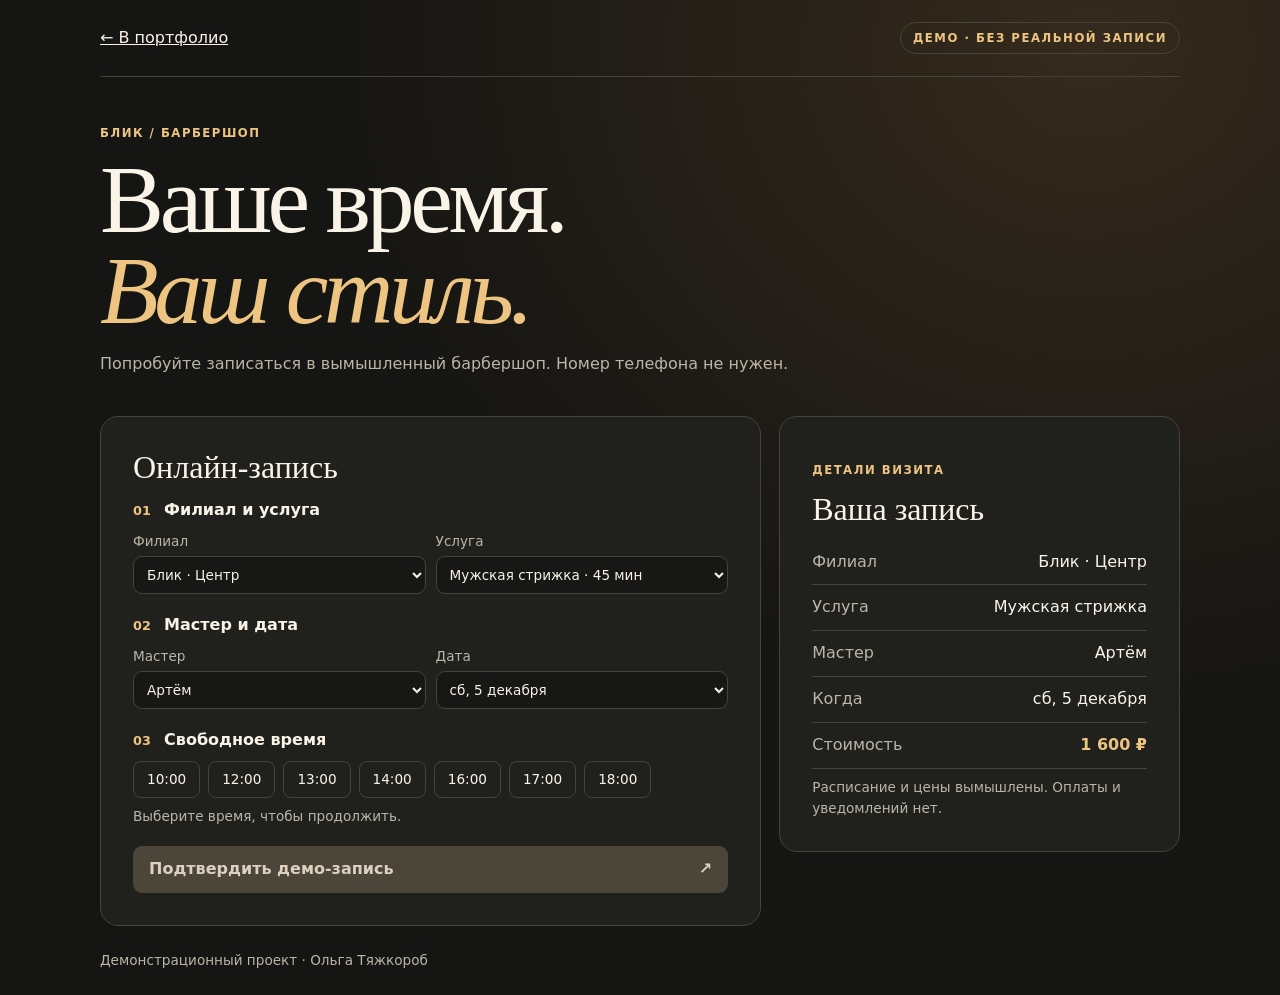
<file: booking.html>
<!doctype html><html lang="ru"><head><meta charset="utf-8"><meta name="viewport" content="width=device-width, initial-scale=1"><meta name="description" content="Интерактивное демо онлайн-записи в барбершоп из портфолио Ольги Тяжкороб."><meta name="robots" content="noindex, follow"><link rel="canonical" href="https://ogtlab.com/booking.html"><link rel="icon" type="image/png" href="assets/img/favicon.png"><title>Онлайн-запись — Блик · Демо</title><link rel="stylesheet" href="booking.css"><script src="booking.js" defer></script></head><body>
<header class="wrap top"><a href="index.html#projects">← В портфолио</a><span class="badge">ДЕМО · БЕЗ РЕАЛЬНОЙ ЗАПИСИ</span></header>
<main class="wrap"><div class="hero"><p class="eyebrow">БЛИК / БАРБЕРШОП</p><h1>Ваше время.<br><em>Ваш стиль.</em></h1><p>Попробуйте записаться в вымышленный барбершоп. Номер телефона не нужен.</p></div>
<div class="layout"><section class="panel" aria-labelledby="form-title"><h2 id="form-title">Онлайн-запись</h2><form id="booking"><fieldset><legend><b>01</b> Филиал и услуга</legend><div class="fields"><label>Филиал<select name="branch" id="branch" required></select></label><label>Услуга<select name="service" id="service" required></select></label></div></fieldset><fieldset><legend><b>02</b> Мастер и дата</legend><div class="fields"><label>Мастер<select name="master" id="master" required></select></label><label>Дата<select name="day" id="day" required></select></label></div></fieldset><fieldset><legend><b>03</b> Свободное время</legend><div class="slots" id="slots"></div><p id="availability" class="muted" role="status"></p></fieldset><button type="submit" class="primary" id="submit" disabled>Подтвердить демо-запись <span aria-hidden="true">↗</span></button></form><div id="success" hidden><p class="eyebrow">✓ ГОТОВО</p><h3 tabindex="-1" id="success-title">Демо-запись подтверждена</h3><p id="receipt"></p><p class="muted">Реальная запись не создана. Никакие данные не отправлены.</p><button class="primary" id="again" type="button">Попробовать ещё раз ↗</button></div><noscript>Включите JavaScript, чтобы попробовать демо.</noscript></section>
<aside class="panel summary" aria-labelledby="summary-title"><p class="eyebrow">ДЕТАЛИ ВИЗИТА</p><h2 id="summary-title">Ваша запись</h2><dl><div><dt>Филиал</dt><dd id="s-branch">—</dd></div><div><dt>Услуга</dt><dd id="s-service">—</dd></div><div><dt>Мастер</dt><dd id="s-master">—</dd></div><div><dt>Когда</dt><dd id="s-when">—</dd></div><div class="total"><dt>Стоимость</dt><dd id="s-price">—</dd></div></dl><p class="muted">Расписание и цены вымышлены. Оплаты и уведомлений нет.</p></aside></div></main><footer class="wrap">Демонстрационный проект · Ольга Тяжкороб</footer></body></html>
</file>
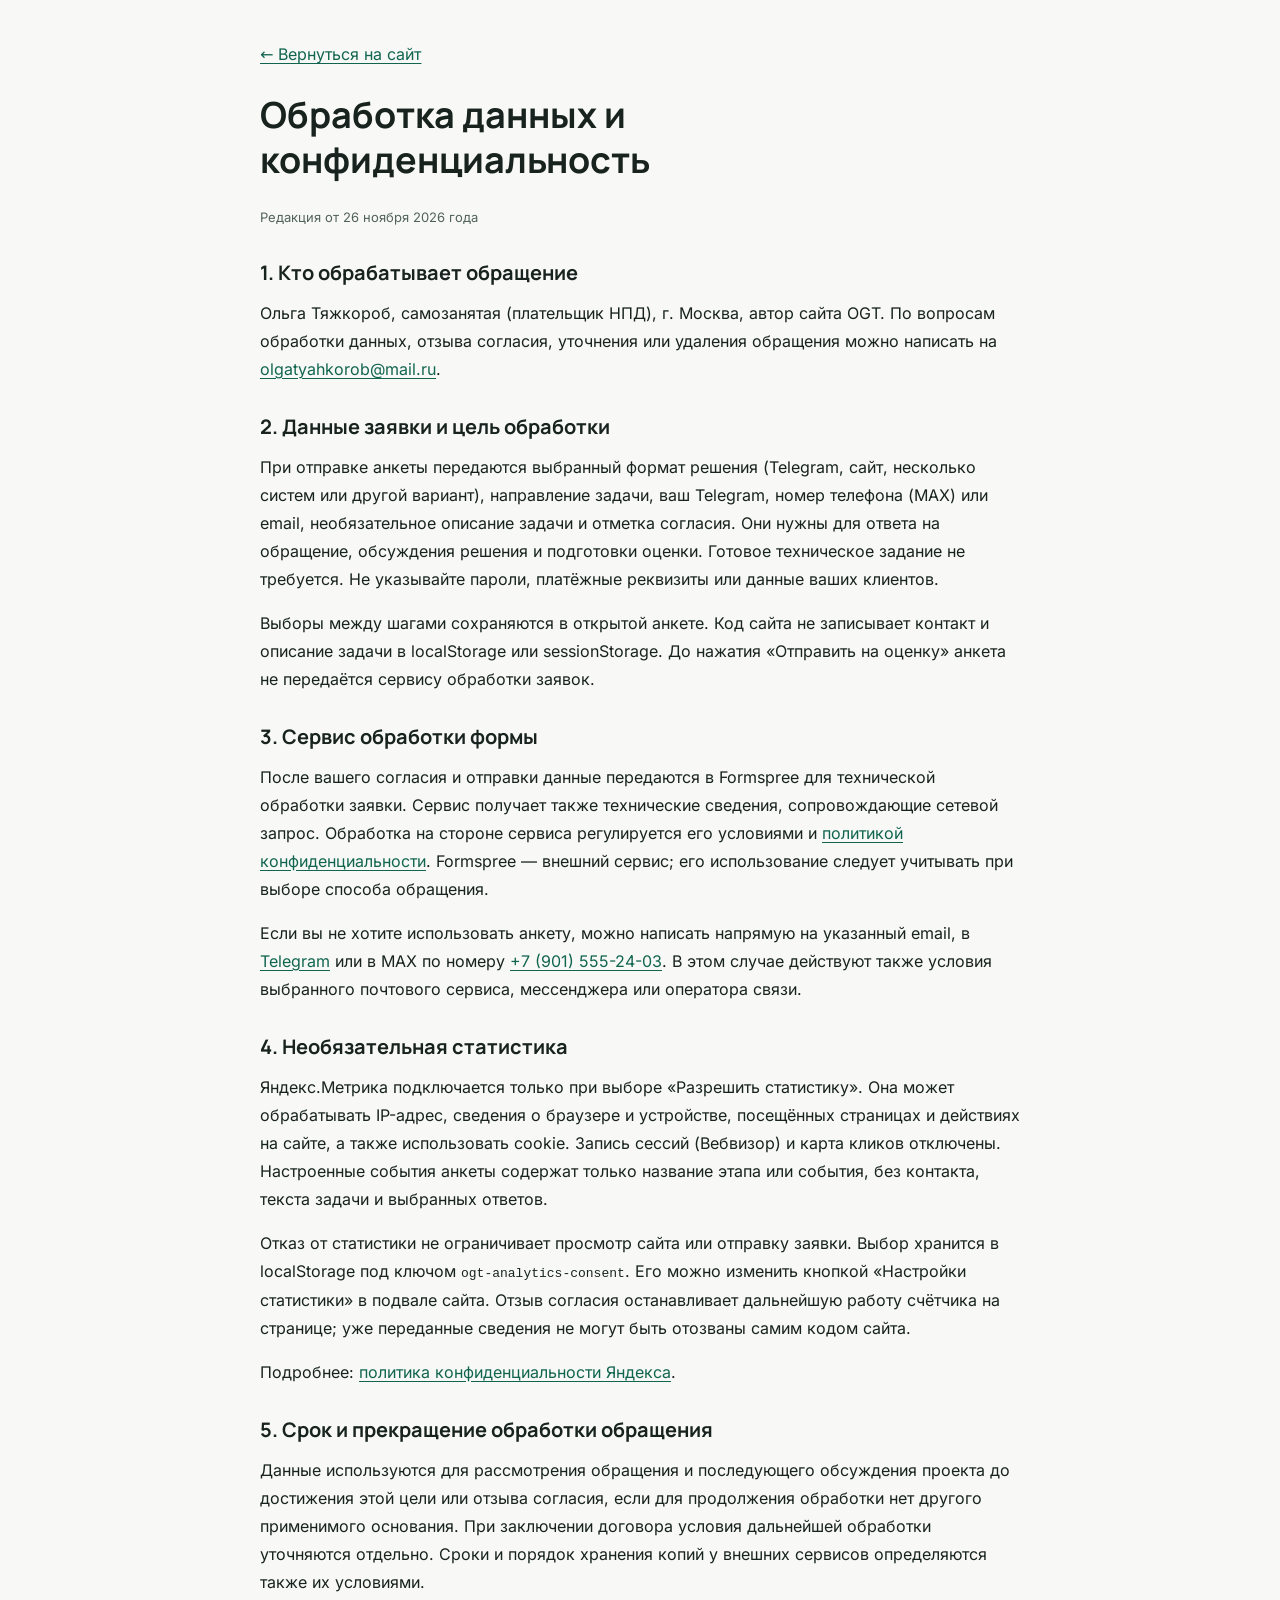
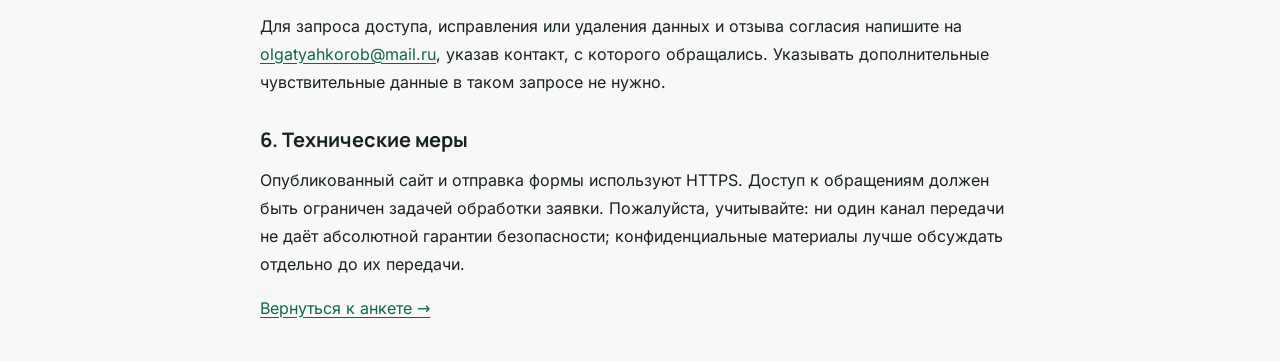
<file: privacy.html>
<!DOCTYPE html>
<html lang="ru">
<head>
    <meta charset="UTF-8">
    <meta name="viewport" content="width=device-width, initial-scale=1.0">
    <meta name="description" content="Политика обработки данных и конфиденциальности на сайте Ольги Тяжкороб.">
    <link rel="canonical" href="https://ogtlab.com/privacy.html">
    <link rel="icon" type="image/png" href="assets/img/favicon.png">
    <link rel="stylesheet" href="assets/css/fonts.css">
    <title>Обработка данных и конфиденциальность | Ольга Тяжкороб</title>
    <style>
        * { box-sizing: border-box; }
        body { font-family: 'Inter', system-ui, sans-serif; background: #F8F9F7; color: #18231F; line-height: 1.75; padding: 40px 20px; max-width: 800px; margin: 0 auto; }
        h1, h2 { font-family: 'Manrope', system-ui, sans-serif; }
        h1 { font-size: clamp(24px, 5vw, 36px); line-height: 1.25; margin: 24px 0; overflow-wrap: anywhere; }
        h2 { font-size: 20px; line-height: 1.4; margin: 30px 0 12px; }
        p, ul { margin: 0 0 16px; }
        a { color: #11654f; text-underline-offset: 3px; overflow-wrap: anywhere; }
        a:focus-visible { outline: 3px solid #11654f; outline-offset: 4px; }
        .updated { color: #526359; font-size: 13px; }
    </style>
</head>
<body>
    <main>
    <a href="index.html">← Вернуться на сайт</a>
    <h1>Обработка данных и конфиденциальность</h1>
    <p class="updated">Редакция от 26 ноября 2026 года</p>
    <h2>1. Кто обрабатывает обращение</h2>
    <p>Ольга Тяжкороб, самозанятая (плательщик НПД), г. Москва, автор сайта OGT. По вопросам обработки данных, отзыва согласия, уточнения или удаления обращения можно написать на <a href="mailto:olgatyahkorob@mail.ru">olgatyahkorob@mail.ru</a>.</p>
    <h2>2. Данные заявки и цель обработки</h2>
    <p>При отправке анкеты передаются выбранный формат решения (Telegram, сайт, несколько систем или другой вариант), направление задачи, ваш Telegram, номер телефона (MAX) или email, необязательное описание задачи и отметка согласия. Они нужны для ответа на обращение, обсуждения решения и подготовки оценки. Готовое техническое задание не требуется. Не указывайте пароли, платёжные реквизиты или данные ваших клиентов.</p>
    <p>Выборы между шагами сохраняются в открытой анкете. Код сайта не записывает контакт и описание задачи в localStorage или sessionStorage. До нажатия «Отправить на оценку» анкета не передаётся сервису обработки заявок.</p>
    <h2>3. Сервис обработки формы</h2>
    <p>После вашего согласия и отправки данные передаются в Formspree для технической обработки заявки. Сервис получает также технические сведения, сопровождающие сетевой запрос. Обработка на стороне сервиса регулируется его условиями и <a href="https://formspree.io/legal/privacy-policy/" target="_blank" rel="noopener noreferrer">политикой конфиденциальности</a>. Formspree — внешний сервис; его использование следует учитывать при выборе способа обращения.</p>
    <p>Если вы не хотите использовать анкету, можно написать напрямую на указанный email, в <a href="https://t.me/olga_taz" target="_blank" rel="noopener noreferrer">Telegram</a> или в MAX по номеру <a href="tel:+79015552403">+7 (901) 555-24-03</a>. В этом случае действуют также условия выбранного почтового сервиса, мессенджера или оператора связи.</p>
    <h2>4. Необязательная статистика</h2>
    <p>Яндекс.Метрика подключается только при выборе «Разрешить статистику». Она может обрабатывать IP-адрес, сведения о браузере и устройстве, посещённых страницах и действиях на сайте, а также использовать cookie. Запись сессий (Вебвизор) и карта кликов отключены. Настроенные события анкеты содержат только название этапа или события, без контакта, текста задачи и выбранных ответов.</p>
    <p>Отказ от статистики не ограничивает просмотр сайта или отправку заявки. Выбор хранится в localStorage под ключом <code>ogt-analytics-consent</code>. Его можно изменить кнопкой «Настройки статистики» в подвале сайта. Отзыв согласия останавливает дальнейшую работу счётчика на странице; уже переданные сведения не могут быть отозваны самим кодом сайта.</p>
    <p>Подробнее: <a href="https://yandex.ru/legal/confidential/" target="_blank" rel="noopener noreferrer">политика конфиденциальности Яндекса</a>.</p>
    <h2>5. Срок и прекращение обработки обращения</h2>
    <p>Данные используются для рассмотрения обращения и последующего обсуждения проекта до достижения этой цели или отзыва согласия, если для продолжения обработки нет другого применимого основания. При заключении договора условия дальнейшей обработки уточняются отдельно. Сроки и порядок хранения копий у внешних сервисов определяются также их условиями.</p>
    <p>Для запроса доступа, исправления или удаления данных и отзыва согласия напишите на <a href="mailto:olgatyahkorob@mail.ru">olgatyahkorob@mail.ru</a>, указав контакт, с которого обращались. Указывать дополнительные чувствительные данные в таком запросе не нужно.</p>
    <h2>6. Технические меры</h2>
    <p>Опубликованный сайт и отправка формы используют HTTPS. Доступ к обращениям должен быть ограничен задачей обработки заявки. Пожалуйста, учитывайте: ни один канал передачи не даёт абсолютной гарантии безопасности; конфиденциальные материалы лучше обсуждать отдельно до их передачи.</p>
    <a href="index.html#contact">Вернуться к анкете →</a>
    </main>
</body>
</html>
</file>
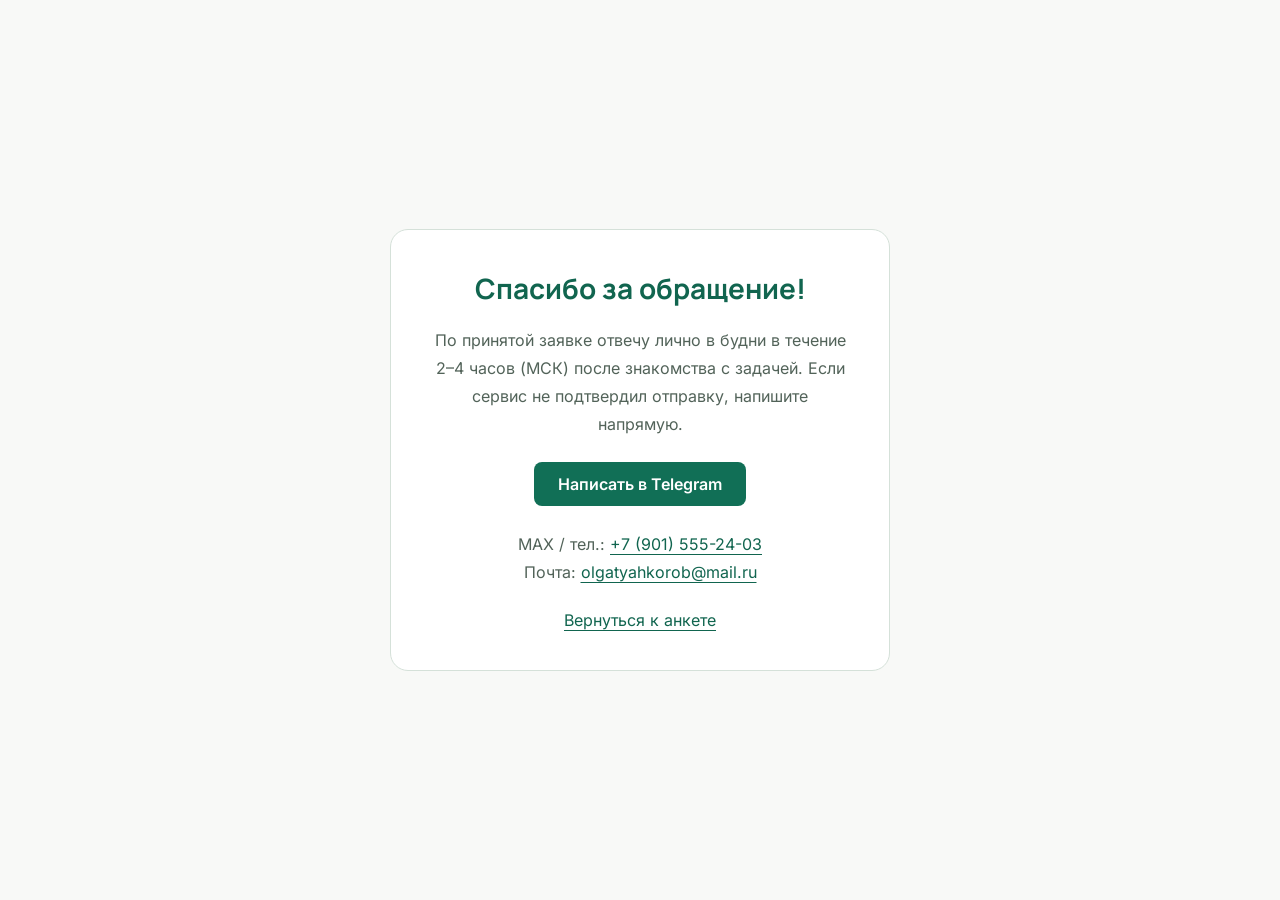
<file: thanks.html>
<!DOCTYPE html>
<html lang="ru">
<head>
    <meta charset="UTF-8">
    <meta name="viewport" content="width=device-width, initial-scale=1.0">
    <meta name="robots" content="noindex, follow">
    <link rel="icon" type="image/png" href="assets/img/favicon.png">
    <link rel="stylesheet" href="assets/css/fonts.css">
    <title>Спасибо за обращение | OGT</title>
    <style>
        * { box-sizing: border-box; }
        body { font-family: 'Inter', system-ui, sans-serif; background: #F8F9F7; color: #18231F; display: grid; place-items: center; min-height: 100svh; margin: 0; padding: 24px; text-align: center; }
        main { max-width: 500px; padding: clamp(24px, 5vw, 40px); background: #fff; border: 1px solid #d5e1d9; border-radius: 18px; }
        h1 { font-family: 'Manrope', system-ui, sans-serif; font-size: 28px; line-height: 1.3; margin: 0 0 20px; color: #11654f; }
        p { color: #526359; line-height: 1.75; margin: 0 0 24px; }
        a { color: #11654f; text-underline-offset: 4px; overflow-wrap: anywhere; }
        .btn { display: inline-block; background: #116f56; color: #fff; padding: 12px 24px; border-radius: 8px; text-decoration: none; font-weight: 600; margin-bottom: 24px; }
        a:focus-visible { outline: 3px solid #11654f; outline-offset: 4px; }
    </style>
</head>
<body>
    <main>
        <h1>Спасибо за обращение!</h1>
        <p>По принятой заявке отвечу лично в будни в течение 2–4 часов (МСК) после знакомства с задачей. Если сервис не подтвердил отправку, напишите напрямую.</p>
        <a href="https://t.me/olga_taz?text=%D0%97%D0%B4%D1%80%D0%B0%D0%B2%D1%81%D1%82%D0%B2%D1%83%D0%B9%D1%82%D0%B5%2C%20%D0%9E%D0%BB%D1%8C%D0%B3%D0%B0%21%20%D0%A5%D0%BE%D1%87%D1%83%20%D1%83%D1%82%D0%BE%D1%87%D0%BD%D0%B8%D1%82%D1%8C%20%D0%B4%D0%B5%D1%82%D0%B0%D0%BB%D0%B8%20%D0%BF%D0%BE%20%D0%BC%D0%BE%D0%B5%D0%B9%20%D0%B7%D0%B0%D1%8F%D0%B2%D0%BA%D0%B5%20%D1%81%20%D1%81%D0%B0%D0%B9%D1%82%D0%B0%3A%20" class="btn" target="_blank" rel="noopener noreferrer">Написать в Telegram</a>
        <p>MAX / тел.: <a href="tel:+79015552403">+7 (901) 555-24-03</a><br>Почта: <a href="mailto:olgatyahkorob@mail.ru">olgatyahkorob@mail.ru</a></p>
        <a href="index.html#contact">Вернуться к анкете</a>
    </main>
</body>
</html>
</file>
<file: assets/css/fonts.css>
/* Self-hosted Inter (400, 600, 700) and Manrope (600, 700, 800) — cyrillic + latin, zero external requests */
@font-face {
  font-family: 'Inter';
  font-style: normal;
  font-display: swap;
  font-weight: 400;
  src: url('../fonts/inter-cyrillic-400-normal.woff2') format('woff2');
  unicode-range: U+0301,U+0400-045F,U+0490-0491,U+04B0-04B1,U+2116;
}
@font-face {
  font-family: 'Inter';
  font-style: normal;
  font-display: swap;
  font-weight: 400;
  src: url('../fonts/inter-latin-400-normal.woff2') format('woff2');
  unicode-range: U+0000-00FF,U+0131,U+0152-0153,U+02BB-02BC,U+02C6,U+02DA,U+02DC,U+0304,U+0308,U+0329,U+2000-206F,U+20AC,U+2122,U+2191,U+2193,U+2212,U+2215,U+FEFF,U+FFFD;
}
@font-face {
  font-family: 'Inter';
  font-style: normal;
  font-display: swap;
  font-weight: 600;
  src: url('../fonts/inter-cyrillic-600-normal.woff2') format('woff2');
  unicode-range: U+0301,U+0400-045F,U+0490-0491,U+04B0-04B1,U+2116;
}
@font-face {
  font-family: 'Inter';
  font-style: normal;
  font-display: swap;
  font-weight: 600;
  src: url('../fonts/inter-latin-600-normal.woff2') format('woff2');
  unicode-range: U+0000-00FF,U+0131,U+0152-0153,U+02BB-02BC,U+02C6,U+02DA,U+02DC,U+0304,U+0308,U+0329,U+2000-206F,U+20AC,U+2122,U+2191,U+2193,U+2212,U+2215,U+FEFF,U+FFFD;
}
@font-face {
  font-family: 'Inter';
  font-style: normal;
  font-display: swap;
  font-weight: 700;
  src: url('../fonts/inter-cyrillic-700-normal.woff2') format('woff2');
  unicode-range: U+0301,U+0400-045F,U+0490-0491,U+04B0-04B1,U+2116;
}
@font-face {
  font-family: 'Inter';
  font-style: normal;
  font-display: swap;
  font-weight: 700;
  src: url('../fonts/inter-latin-700-normal.woff2') format('woff2');
  unicode-range: U+0000-00FF,U+0131,U+0152-0153,U+02BB-02BC,U+02C6,U+02DA,U+02DC,U+0304,U+0308,U+0329,U+2000-206F,U+20AC,U+2122,U+2191,U+2193,U+2212,U+2215,U+FEFF,U+FFFD;
}
@font-face {
  font-family: 'Manrope';
  font-style: normal;
  font-display: swap;
  font-weight: 600;
  src: url('../fonts/manrope-cyrillic-600-normal.woff2') format('woff2');
  unicode-range: U+0301,U+0400-045F,U+0490-0491,U+04B0-04B1,U+2116;
}
@font-face {
  font-family: 'Manrope';
  font-style: normal;
  font-display: swap;
  font-weight: 600;
  src: url('../fonts/manrope-latin-600-normal.woff2') format('woff2');
  unicode-range: U+0000-00FF,U+0131,U+0152-0153,U+02BB-02BC,U+02C6,U+02DA,U+02DC,U+0304,U+0308,U+0329,U+2000-206F,U+20AC,U+2122,U+2191,U+2193,U+2212,U+2215,U+FEFF,U+FFFD;
}
@font-face {
  font-family: 'Manrope';
  font-style: normal;
  font-display: swap;
  font-weight: 700;
  src: url('../fonts/manrope-cyrillic-700-normal.woff2') format('woff2');
  unicode-range: U+0301,U+0400-045F,U+0490-0491,U+04B0-04B1,U+2116;
}
@font-face {
  font-family: 'Manrope';
  font-style: normal;
  font-display: swap;
  font-weight: 700;
  src: url('../fonts/manrope-latin-700-normal.woff2') format('woff2');
  unicode-range: U+0000-00FF,U+0131,U+0152-0153,U+02BB-02BC,U+02C6,U+02DA,U+02DC,U+0304,U+0308,U+0329,U+2000-206F,U+20AC,U+2122,U+2191,U+2193,U+2212,U+2215,U+FEFF,U+FFFD;
}
@font-face {
  font-family: 'Manrope';
  font-style: normal;
  font-display: swap;
  font-weight: 800;
  src: url('../fonts/manrope-cyrillic-800-normal.woff2') format('woff2');
  unicode-range: U+0301,U+0400-045F,U+0490-0491,U+04B0-04B1,U+2116;
}
@font-face {
  font-family: 'Manrope';
  font-style: normal;
  font-display: swap;
  font-weight: 800;
  src: url('../fonts/manrope-latin-800-normal.woff2') format('woff2');
  unicode-range: U+0000-00FF,U+0131,U+0152-0153,U+02BB-02BC,U+02C6,U+02DA,U+02DC,U+0304,U+0308,U+0329,U+2000-206F,U+20AC,U+2122,U+2191,U+2193,U+2212,U+2215,U+FEFF,U+FFFD;
}
</file>
<file: assets/css/styles.css>
/* O.G.T. — AI-ассистенты, Telegram-боты и веб-сервисы */
:root {
  --bg-main: #fafbf9;
  --bg-secondary: #eef4ef;
  --bg-surface: #ffffff;
  --bg-dark: #18382d;
  --text-main: #172720;
  --text-muted: #526359;
  --accent-emerald: #116f56;
  --accent-emerald-dark: #0d5844;
  --accent-amber: #d97706;
  --accent-amber-deep: #b45309;
  --accent-amber-light: #fde68a;
  --accent-amber-soft: #fef3c7;
  --accent-amber-dark: #78350f;
  --accent-amber-border: #f59e0b;
  --accent-honey-btn: #efc482;
  --accent-honey-btn-hover: #f7d59c;
  --accent-link: #11654f;
  --border-color: #dce5de;
  --border-strong: #c3d5c8;
  --font-heading: 'Manrope', -apple-system, BlinkMacSystemFont, 'Segoe UI', Roboto, 'Helvetica Neue', Arial, sans-serif;
  --font-body: 'Inter', -apple-system, BlinkMacSystemFont, 'Segoe UI', Roboto, 'Helvetica Neue', Arial, sans-serif;
}

* { box-sizing: border-box; margin: 0; padding: 0; }
html { scroll-behavior: smooth; overflow-x: hidden; }
body {
  background: var(--bg-main);
  color: var(--text-main);
  font: 400 16px/1.65 var(--font-body);
  overflow-x: hidden;
}
button, input, textarea { font: inherit; }
button, a { -webkit-tap-highlight-color: transparent; }
a { color: var(--accent-link); text-underline-offset: 4px; }
a:hover { text-decoration-thickness: 2px; }
img { max-width: 100%; }
svg { vertical-align: middle; flex-shrink: 0; }
:focus-visible { outline: 3px solid var(--accent-link); outline-offset: 4px; }
[hidden] { display: none !important; }

.ruble {
  font-family: -apple-system, BlinkMacSystemFont, 'Segoe UI', Roboto, 'Helvetica Neue', Arial, sans-serif;
  font-weight: 700;
}

.skip-link {
  position: fixed;
  top: 10px;
  left: 12px;
  z-index: 1200;
  transform: translateY(-150%);
  padding: 12px 18px;
  border-radius: 8px;
  background: var(--accent-link);
  color: #fff;
  font-size: 14px;
  font-weight: 600;
  text-decoration: none;
}
.skip-link:focus { transform: translateY(0); }

.container {
  width: 100%;
  max-width: 1160px;
  margin-inline: auto;
  padding-inline: 24px;
}

section[id] { scroll-margin-top: 104px; }
.section { padding-block: 84px; }
.section-kicker {
  display: block;
  margin-bottom: 12px;
  color: var(--accent-link);
  font-size: 11.5px;
  font-weight: 700;
  letter-spacing: 1.5px;
  text-transform: uppercase;
}
.section-heading { max-width: 780px; margin-bottom: 32px; }
.section-title {
  font: 800 clamp(28px, 3.3vw, 42px)/1.18 var(--font-heading);
  letter-spacing: -1.2px;
  text-wrap: balance;
  color: var(--text-main);
}
.section-title span { color: var(--accent-emerald); }
.section-description {
  max-width: 650px;
  margin-top: 14px;
  color: var(--text-muted);
  font-size: 16px;
  line-height: 1.75;
}
.text-link {
  display: inline-flex;
  align-items: center;
  gap: 8px;
  color: var(--accent-link);
  font-size: 14px;
  font-weight: 600;
  text-decoration: none;
}
.text-link:hover { text-decoration: underline; }

/* === Шапка === */
.premium-header { position: fixed; inset: 14px 0 auto; z-index: 1000; }
.header-container {
  display: flex;
  align-items: center;
  justify-content: space-between;
  gap: 24px;
  width: calc(100% - 32px);
  max-width: 1136px;
  min-height: 68px;
  margin-inline: auto;
  padding: 10px 20px;
  border: 1px solid #e0e7e1;
  border-radius: 999px;
  background: rgb(255 255 255 / 96%);
  box-shadow: 0 5px 24px rgb(23 39 32 / 5%);
}
.logo-block { display: flex; flex: 0 0 auto; }
.brand-link {
  display: inline-flex;
  align-items: center;
  gap: 12px;
  min-height: 44px;
  color: var(--text-main);
  text-decoration: none;
  border-radius: 12px;
}
.brand-logo { display: block; flex-shrink: 0; width: 96px; height: 35px; object-fit: contain; }
.brand-name { display: flex; flex-direction: column; padding-left: 12px; border-left: 1px solid #d7e2da; }
.brand-title { font: 700 13.5px/1.15 var(--font-heading); letter-spacing: 0.1px; white-space: nowrap; }
.logo-subtext {
  margin-top: 2px;
  color: var(--text-muted);
  font-size: 10.5px;
  font-weight: 600;
  letter-spacing: 0.6px;
  text-transform: uppercase;
  white-space: nowrap;
}
.nav-links { display: flex; align-items: center; gap: 26px; }
.nav-links a {
  color: #3f5347;
  font-size: 13px;
  font-weight: 600;
  text-decoration: none;
  white-space: nowrap;
}
.nav-links a:hover { color: var(--accent-link); text-decoration: underline; }
.nav-links a[aria-current="location"] {
  color: var(--accent-link);
  text-decoration: underline;
  text-decoration-color: var(--accent-amber-border);
  text-decoration-thickness: 2px;
  text-underline-offset: 6px;
}
.btn-header-cta {
  display: inline-flex;
  align-items: center;
  justify-content: center;
  min-height: 42px;
  padding: 10px 20px;
  border-radius: 999px;
  background: var(--accent-emerald);
  color: #fff;
  font-size: 13px;
  font-weight: 600;
  text-decoration: none;
  white-space: nowrap;
  transition: background 150ms;
}
.btn-header-cta:hover { background: var(--accent-emerald-dark); }
.mobile-menu-btn {
  display: none;
  align-items: center;
  justify-content: center;
  width: 44px;
  height: 44px;
  flex-shrink: 0;
  padding: 10px;
  border: 1px solid var(--border-color);
  border-radius: 50%;
  background: #fff;
  color: #183a2c;
  cursor: pointer;
}
.mobile-menu-btn svg { display: block; width: 22px; height: 22px; }

/* === Первый экран (Hero) === */
.premium-hero {
  max-width: 1160px;
  margin-inline: auto;
  padding: 132px 0 64px;
}
.premium-hero .hero-container {
  display: grid;
  grid-template-columns: minmax(0, 1.15fr) minmax(0, 0.85fr);
  align-items: center;
  gap: 48px;
  padding-inline: 24px;
}
.hero-left-premium { min-width: 0; }
.hero-eyebrow {
  margin-bottom: 16px;
  color: var(--accent-link);
  font-size: 12px;
  font-weight: 700;
  letter-spacing: 0.7px;
  text-transform: uppercase;
  line-height: 1.7;
}
.hero-role-pill {
  display: inline-block;
  padding: 3px 10px;
  border-radius: 6px;
  background: var(--accent-amber-light);
  border: 1px solid var(--accent-amber-border);
  color: var(--accent-amber-dark);
  font-weight: 700;
  letter-spacing: 0.4px;
}
.hero-title-premium {
  margin-bottom: 20px;
  color: var(--text-main);
  font: 800 clamp(32px, 3.8vw, 52px)/1.13 var(--font-heading);
  letter-spacing: -1.5px;
  text-wrap: balance;
}
.hero-title-premium span { color: var(--accent-emerald); }
.hero-audience {
  max-width: 560px;
  margin: 0 0 10px;
  color: var(--text-main);
  font-size: 16.5px;
  line-height: 1.65;
}
.hero-audience strong { font-weight: 700; color: #143628; }
.hero-desc-premium {
  max-width: 540px;
  margin: 0 0 26px;
  color: var(--text-muted);
  font-size: 15.5px;
  line-height: 1.68;
}
.hero-actions-premium {
  display: flex;
  align-items: center;
  flex-wrap: wrap;
  gap: 12px;
}
.btn-primary-premium {
  display: inline-flex;
  align-items: center;
  justify-content: center;
  gap: 10px;
  min-height: 50px;
  padding: 13px 22px;
  border: 1px solid var(--accent-emerald);
  border-radius: 8px;
  background: var(--accent-emerald);
  color: #fff;
  font-size: 14.5px;
  font-weight: 600;
  text-decoration: none;
  transition: background 150ms;
}
.btn-primary-premium:hover { background: var(--accent-emerald-dark); }
.btn-secondary-hero {
  display: inline-flex;
  align-items: center;
  justify-content: center;
  gap: 8px;
  min-height: 50px;
  padding: 13px 20px;
  border: 1px solid var(--accent-emerald);
  border-radius: 8px;
  background: #ffffff;
  color: var(--accent-link);
  font-size: 14.5px;
  font-weight: 600;
  text-decoration: none;
  transition: background 150ms, border-color 150ms;
}
.btn-secondary-hero:hover { background: #edf5f0; }
.hero-reassurance {
  max-width: 560px;
  margin-top: 14px;
  padding: 9px 13px;
  border-radius: 8px;
  border-left: 3px solid var(--accent-emerald);
  background: #edf6ef;
  color: #183d2e;
  font-size: 13.5px;
  font-weight: 600;
  line-height: 1.5;
}
.hero-microproof {
  margin-top: 12px;
  color: var(--text-muted);
  font-size: 13px;
  font-weight: 500;
  line-height: 1.55;
}

/* Правая визуальная панель Hero */
.hero-visual-panel {
  min-width: 0;
  width: 100%;
  max-width: 410px;
  justify-self: end;
  padding: 16px;
  background: #ffffff;
  border: 1px solid #d5e1d9;
  border-radius: 20px;
  box-shadow: 0 14px 40px rgb(23 39 32 / 6%);
}
.hero-portrait-card {
  overflow: hidden;
  border: 1px solid #dce5de;
  border-radius: 14px;
  background: #f5f8f5;
}
.hero-portrait-card img {
  display: block;
  width: 100%;
  height: auto;
  aspect-ratio: 1 / 1;
  object-fit: cover;
  object-position: 50% 15%;
}
.hero-portrait-meta {
  display: flex;
  flex-direction: column;
  gap: 3px;
  padding: 14px 16px;
  background: #ffffff;
  border-top: 1px solid #e3ece5;
}
.hero-portrait-meta strong {
  color: var(--text-main);
  font: 700 14.5px/1.3 var(--font-heading);
}
.hero-portrait-meta span {
  color: var(--text-muted);
  font-size: 12.5px;
  line-height: 1.5;
}

.hero-trust-bar {
  display: flex;
  justify-content: space-between;
  flex-wrap: wrap;
  gap: 12px 24px;
  margin-top: 40px;
  padding-top: 22px;
  border-top: 1px solid var(--border-color);
  list-style: none;
}
.hero-trust-bar li {
  display: flex;
  align-items: center;
  gap: 8px;
  color: var(--text-muted);
  font-size: 12.5px;
  font-weight: 500;
}
.hero-trust-bar svg {
  width: 17px;
  height: 17px;
  fill: none;
  stroke: var(--accent-link);
  stroke-width: 2;
  flex-shrink: 0;
}

/* === 3 типовые задачи === */
.directions-section {
  border-block: 1px solid var(--border-color);
  background: #ffffff;
}
.business-scenarios-grid {
  display: grid;
  grid-template-columns: repeat(3, minmax(0, 1fr));
  gap: 18px;
}
.business-scenario-card {
  display: flex;
  flex-direction: column;
  padding: 24px;
  background: #fafbf9;
  border: 1px solid var(--border-color);
  border-radius: 16px;
  transition: transform 200ms ease, box-shadow 200ms ease, border-color 200ms ease;
}
.business-scenario-head {
  display: flex;
  align-items: center;
  gap: 10px;
  margin-bottom: 14px;
}
.business-scenario-icon {
  display: flex;
  align-items: center;
  justify-content: center;
  width: 36px;
  height: 36px;
  flex-shrink: 0;
  border-radius: 9px;
  background: #e9f4ed;
  border: 1px solid #cce2d3;
  color: var(--accent-link);
}
.business-scenario-icon svg { width: 18px; height: 18px; }
.business-scenario-tag {
  font-size: 11.5px;
  font-weight: 700;
  letter-spacing: 0.7px;
  text-transform: uppercase;
  color: var(--accent-link);
}
.business-scenario-card h3 {
  font: 800 18px/1.35 var(--font-heading);
  color: var(--text-main);
  margin-bottom: 10px;
}
.business-scenario-problem {
  font-size: 14px;
  line-height: 1.6;
  color: var(--text-muted);
  margin-bottom: 16px;
  flex: 1;
}
.business-scenario-solution {
  padding: 12px 14px;
  background: #eef6f1;
  border-left: 3px solid var(--accent-emerald);
  border-radius: 6px;
  font-size: 13px;
  line-height: 1.55;
  color: #1e4231;
}
.business-scenario-meta {
  display: grid;
  gap: 7px;
  margin: 14px 0 0;
  padding-top: 13px;
  border-top: 1px solid #e1ebe4;
}
.business-scenario-meta > div {
  display: grid;
  grid-template-columns: 68px minmax(0, 1fr);
  gap: 8px;
  align-items: baseline;
}
.business-scenario-meta dt {
  color: var(--text-muted);
  font-size: 12px;
  font-weight: 600;
}
.business-scenario-meta dd {
  margin: 0;
  color: var(--text-main);
  font-size: 13px;
  line-height: 1.45;
  font-weight: 500;
}
.business-scenario-meta > div:nth-child(-n+2) dd {
  font-weight: 700;
  color: #133b27;
}

.integrations-strip {
  display: flex;
  align-items: center;
  flex-wrap: wrap;
  gap: 10px 14px;
  margin-top: 22px;
  padding: 16px 20px;
  background: #f5f9f6;
  border: 1px solid var(--border-color);
  border-radius: 14px;
}
.integrations-strip-label {
  color: var(--accent-link);
  font-size: 12.5px;
  font-weight: 700;
  white-space: nowrap;
}
.integrations-strip-list {
  display: flex;
  flex-wrap: wrap;
  gap: 8px;
  list-style: none;
  margin: 0;
  padding: 0;
}
.integrations-strip-list li {
  padding: 5px 11px;
  border-radius: 999px;
  border: 1px solid #d2e1d7;
  background: #ffffff;
  color: #214233;
  font-size: 12.5px;
  font-weight: 600;
}

/* === Главный кейс «Тропа» === */
.case-section {
  padding-block: 84px;
  background: #f0f5f1;
  border-bottom: 1px solid var(--border-color);
}
.case-eyebrow { display: flex; align-items: center; gap: 14px; flex-wrap: wrap; margin-bottom: 20px; }
.case-label {
  color: var(--accent-link);
  font-size: 11.5px;
  font-weight: 700;
  letter-spacing: 1.4px;
  text-transform: uppercase;
}
.case-badge {
  padding: 5px 12px;
  border: 1px solid #cce2d3;
  border-radius: 999px;
  color: #1d5742;
  font-size: 12px;
  font-weight: 600;
  background: #ffffff;
}
.case-heading {
  display: flex;
  justify-content: space-between;
  align-items: flex-end;
  gap: 32px;
  margin-bottom: 32px;
}
.case-heading > div { max-width: 760px; min-width: 0; }
.case-heading h2 {
  font: 800 clamp(28px, 3.2vw, 42px)/1.18 var(--font-heading);
  letter-spacing: -1.1px;
  color: var(--text-main);
  text-wrap: balance;
}
.case-heading h2 span { color: var(--accent-emerald); }
.case-lead {
  max-width: 650px;
  margin-top: 14px;
  color: var(--text-muted);
  font-size: 16.5px;
  line-height: 1.65;
}
.case-tldr {
  display: flex;
  align-items: flex-start;
  gap: 12px;
  background: #fffbeb;
  border: 1px solid #fcd34d;
  border-left: 4px solid var(--accent-amber);
  border-radius: 0 10px 10px 0;
  padding: 14px 16px;
  margin-top: 18px;
}
.case-tldr-badge {
  display: inline-block;
  background: var(--accent-amber-deep);
  border: 1px solid var(--accent-amber-deep);
  color: #ffffff;
  font-size: 11.5px;
  font-weight: 700;
  padding: 3px 10px;
  border-radius: 5px;
  white-space: nowrap;
  flex-shrink: 0;
}
.case-tldr p { color: #33230a; font-size: 14px; line-height: 1.55; margin: 0; }
.case-text-link, .case-code-link {
  color: var(--accent-link);
  font-size: 14px;
  font-weight: 600;
  text-decoration: none;
  text-underline-offset: 4px;
}
.case-text-link:hover, .case-code-link:hover { text-decoration: underline; }
.case-heading > .case-text-link { flex: 0 0 auto; white-space: nowrap; }

.case-showcase {
  display: grid;
  grid-template-columns: minmax(0, 1.12fr) minmax(0, 1fr);
  align-items: start;
  gap: 34px;
  padding: 28px;
  background: #fff;
  border: 1px solid #d7e3da;
  border-radius: 22px;
  box-shadow: 0 10px 34px rgb(24 35 31 / 4%);
}
.case-visual { min-width: 0; margin: 0; }
.case-figure { margin: 0; }
.case-window-bar {
  display: flex;
  align-items: center;
  gap: 5px;
  padding: 10px 14px;
  background: #eaf0ec;
  border: 1px solid #d8e1db;
  border-bottom: 0;
  border-radius: 12px 12px 0 0;
}
.case-window-bar > span { width: 7px; height: 7px; border-radius: 50%; background: #9db2a4; }
.case-window-bar p { margin-left: 8px; color: #496052; font-size: 11.5px; font-weight: 600; }
.case-screen-link {
  display: block;
  position: relative;
  overflow: hidden;
  border: 1px solid #d8e1db;
  border-radius: 0 0 12px 12px;
  background: #f9faf9;
}
.case-screen-link img { display: block; width: 100%; height: auto; aspect-ratio: 8 / 5; }
.case-play {
  position: absolute;
  bottom: 12px;
  right: 12px;
  display: inline-flex;
  align-items: center;
  gap: 7px;
  padding: 9px 14px;
  border-radius: 999px;
  background: #115e48;
  color: #fff;
  box-shadow: 0 4px 14px rgb(0 0 0 / 22%);
  font-size: 12.5px;
  font-weight: 600;
  transition: background 150ms;
}
.case-play svg { color: #fde68a; }
.case-screen-link:hover .case-play { background: #0a4836; }
.case-visual figcaption { margin-top: 10px; color: var(--text-muted); font-size: 12.5px; line-height: 1.55; }
.case-facts { display: flex; align-items: center; list-style: none; gap: 8px; flex-wrap: wrap; margin-top: 14px; }
.case-facts li {
  padding: 5px 10px;
  border: 1px solid #dbe6de;
  border-radius: 6px;
  background: #f3f7f4;
  color: #2f513f;
  font-size: 12px;
  font-weight: 600;
}

.case-story { min-width: 0; }
.case-story h3, .case-details h3 {
  color: var(--text-main);
  font: 800 22px/1.3 var(--font-heading);
  letter-spacing: -0.4px;
}
.case-story-list { margin: 18px 0; }
.case-story-list > div + div { margin-top: 14px; }
.case-story-list dt {
  color: var(--accent-link);
  font-size: 11.5px;
  font-weight: 700;
  letter-spacing: 0.9px;
  text-transform: uppercase;
  margin-bottom: 4px;
}
.case-story-list dd { color: var(--text-muted); font-size: 14px; line-height: 1.6; margin: 0; }

.case-impact-comparison {
  display: grid;
  grid-template-columns: 1fr auto 1fr;
  align-items: center;
  gap: 12px;
  margin: 18px 0;
  padding: 14px;
  background: #fafbf9;
  border: 1px solid var(--border-color);
  border-radius: 12px;
}
.case-impact-item { padding: 10px 12px; border-radius: 8px; }
.case-impact-item--before { background: #fdf5f4; border: 1px solid #f2d2ce; }
.case-impact-item--after { background: #eff7f1; border: 1px solid #c9e2d2; }
.case-impact-badge {
  display: inline-block;
  font-size: 11px;
  font-weight: 700;
  letter-spacing: 0.6px;
  text-transform: uppercase;
  margin-bottom: 4px;
}
.case-impact-item--before .case-impact-badge { color: #a8392c; }
.case-impact-item--after .case-impact-badge { color: var(--accent-link); }
.case-impact-item p { font-size: 12.5px; line-height: 1.5; color: #244436; }
.case-impact-arrow { display: flex; align-items: center; justify-content: center; color: #7fa48b; }

.case-stack { color: var(--text-muted); font-size: 12.5px; font-weight: 500; margin-bottom: 16px; }
.case-actions { display: flex; align-items: center; flex-wrap: wrap; gap: 12px; }
.case-button {
  display: inline-flex;
  align-items: center;
  justify-content: center;
  gap: 10px;
  min-height: 46px;
  padding: 11px 20px;
  background: var(--accent-emerald);
  border: 1px solid var(--accent-emerald);
  border-radius: 8px;
  color: #fff;
  font-size: 14px;
  font-weight: 600;
  text-decoration: none;
  transition: background 150ms;
}
.case-button:hover { background: var(--accent-emerald-dark); }
.case-button--secondary {
  display: inline-flex;
  align-items: center;
  justify-content: center;
  gap: 8px;
  min-height: 46px;
  padding: 11px 18px;
  background: #ffffff;
  border: 1px solid var(--accent-emerald);
  border-radius: 8px;
  color: var(--accent-link);
  font-size: 14px;
  font-weight: 600;
  text-decoration: none;
  transition: background 150ms;
}
.case-button--secondary:hover { background: #edf5f0; }
.case-tech-links {
  margin-top: 14px;
  color: var(--text-muted);
  font-size: 13px;
  line-height: 1.6;
}
.case-tech-links a { font-weight: 600; }
.case-host-note { color: var(--text-muted); font-size: 12.5px; line-height: 1.55; margin-top: 10px; }

/* Проверка ответа */
.case-evidence {
  margin-top: 24px;
  padding: 26px;
  background: #ffffff;
  border: 1px solid #d8e3db;
  border-radius: 18px;
}
.case-evidence h3 { margin-top: 8px; }
.case-evidence-pipeline {
  display: grid;
  grid-template-columns: repeat(3, minmax(0, 1fr));
  gap: 16px;
  margin-top: 20px;
  list-style: none;
  align-items: stretch;
}
.case-evidence-card {
  display: flex;
  flex-direction: column;
  padding: 18px;
  border-radius: 12px;
  border: 1px solid #dce5de;
  background: #fbfdfb;
}
.case-evidence-card--question { background: #f8faf8; }
.case-evidence-card--answer {
  background: #ffffff;
  border-color: #b7d6c2;
  border-top: 3px solid var(--accent-emerald);
}
.case-evidence-card--source { background: #f6f9f6; border-color: #d5e2d8; }
.case-evidence-header { margin-bottom: 10px; }
.case-evidence-badge {
  font-size: 11.5px;
  font-weight: 700;
  letter-spacing: 0.7px;
  text-transform: uppercase;
  color: var(--accent-link);
}
.case-evidence-body { flex: 1; display: flex; flex-direction: column; }
.case-evidence-body h4 { font-size: 15px; font-weight: 700; color: var(--text-main); margin-bottom: 6px; }
.case-evidence-body p { color: #244436; font-size: 14px; line-height: 1.55; }
.case-evidence-quote { font-style: normal; margin: 0; flex: 1; display: flex; flex-direction: column; }
.case-evidence-tag {
  display: inline-flex;
  align-items: center;
  margin-top: 10px;
  padding: 5px 9px;
  background: #eef6f1;
  border: 1px solid #d0e4d7;
  border-radius: 6px;
  color: var(--accent-link);
  font-size: 12px;
  font-weight: 600;
  width: fit-content;
}
.case-evidence-code {
  display: block;
  padding: 10px 12px;
  margin: 4px 0 10px;
  background: #ffffff;
  border: 1px solid #d8e4db;
  border-radius: 8px;
  font-size: 12.5px;
  line-height: 1.55;
  color: #1e3b2e;
}
.case-measurement-note { margin-top: 14px; font-size: 12.5px; line-height: 1.6; color: var(--text-muted); }

/* Раскрывающиеся детали кейса */
.case-deep-dive {
  margin-top: 20px;
  border: 1px solid #d3e0d6;
  border-radius: 14px;
  background: rgb(255 255 255 / 72%);
}
.case-deep-dive > summary {
  padding: 16px 20px;
  color: #204935;
  font-size: 14px;
  font-weight: 600;
  cursor: pointer;
}
.case-deep-dive[open] > summary { border-bottom: 1px solid #d3e0d6; }
.case-deep-dive > .case-details {
  display: grid;
  grid-template-columns: minmax(0, 1.15fr) minmax(0, 1fr);
  gap: 32px;
  padding: 22px;
}
.case-checks { min-width: 0; }
.case-details h3 { margin-top: 8px; }
.case-description { color: var(--text-muted); font-size: 13.5px; line-height: 1.6; margin-top: 10px; }
.case-check-list { list-style: none; margin-top: 18px; }
.case-check-list li { display: flex; gap: 14px; padding: 14px 0; border-top: 1px solid #d5e0d8; }
.case-check-number { flex: 0 0 26px; padding-top: 2px; color: var(--accent-link); font: 800 13px/1.5 var(--font-heading); }
.case-check-list h4 { color: var(--text-main); font-size: 14px; font-weight: 600; margin-bottom: 4px; }
.case-check-list p { color: #244436; font-size: 14px; line-height: 1.55; }
.case-check-list small { display: block; color: var(--text-muted); font-size: 12.5px; line-height: 1.55; margin-top: 4px; }
.case-boundaries { padding: 22px; background: #fff; border: 1px solid #dbe5dd; border-radius: 14px; min-width: 0; }
.case-boundaries > ul { padding-left: 18px; margin-top: 16px; }
.case-boundaries li { color: var(--text-muted); font-size: 13.5px; line-height: 1.65; }
.case-boundaries li + li { margin-top: 10px; }
.case-boundaries li::marker { color: var(--accent-link); }
.case-next-step { border-top: 1px solid #dbe5dd; padding-top: 16px; margin-top: 16px; }
.case-next-step h4 { font-size: 14px; color: var(--text-main); }
.case-next-step p { color: var(--text-muted); font-size: 13px; line-height: 1.6; margin: 6px 0 10px; }

/* Компактный субблок других прототипов */
.projects-subblock {
  margin-top: 44px;
  padding-top: 36px;
  border-top: 1px solid #d5e1d9;
  scroll-margin-top: 104px;
}
.projects-subhead {
  display: flex;
  justify-content: space-between;
  align-items: flex-end;
  gap: 20px;
  margin-bottom: 24px;
}
.featured-grid {
  display: grid;
  grid-template-columns: repeat(2, minmax(0, 1fr));
  gap: 20px;
}
.featured-case {
  display: flex;
  flex-direction: column;
  min-width: 0;
  overflow: hidden;
  border: 1px solid var(--border-color);
  border-radius: 18px;
  background: #fff;
  transition: transform 200ms ease, box-shadow 200ms ease, border-color 200ms ease;
}
.project-visual {
  display: flex;
  flex-direction: column;
  justify-content: center;
  padding: 22px 24px;
  border-bottom: 1px solid #dce5de;
}
.project-visual--code { color: #e8f6ef; background: var(--bg-dark); }
.project-visual--pipeline { color: var(--text-main); background: #edf5ef; }
.visual-label {
  margin-bottom: 14px;
  color: #a9d9c2;
  font-size: 11px;
  font-weight: 700;
  letter-spacing: 0.9px;
  text-transform: uppercase;
}
.project-visual--pipeline .visual-label { color: var(--accent-link); }
.tool-flow { display: grid; gap: 10px; list-style: none; }
.tool-flow li { display: flex; align-items: center; gap: 12px; }
.tool-flow li > span {
  display: flex;
  flex: 0 0 26px;
  align-items: center;
  justify-content: center;
  width: 26px;
  height: 26px;
  border: 1px solid #759e8b;
  border-radius: 50%;
  color: #cceddb;
  font-size: 11px;
  font-weight: 700;
}
.tool-flow strong { display: block; font-size: 13.5px; font-weight: 600; }
.tool-flow small { display: block; margin-top: 2px; color: #c4e1d2; font-size: 12px; line-height: 1.45; }
.tool-flow code { color: #bdf0d5; font-size: 13px; font-weight: 600; overflow-wrap: anywhere; }
.tool-flow--light li > span { border-color: #93bba3; background: #ffffff; color: var(--accent-link); }
.tool-flow--light small { color: var(--text-muted); }
.tool-flow--light code { color: var(--accent-link); }

.project-body { display: flex; flex: 1; flex-direction: column; padding: 22px 24px; }
.project-kicker {
  display: block;
  margin-bottom: 8px;
  color: var(--accent-link);
  font-size: 11.5px;
  font-weight: 700;
  letter-spacing: 0.9px;
  text-transform: uppercase;
}
.project-body h3 { font: 800 21px/1.28 var(--font-heading); letter-spacing: -0.4px; margin-bottom: 14px; }
.project-story { display: grid; gap: 10px; margin: 0 0 16px; }
.project-story > div { padding-top: 9px; border-top: 1px solid #e6ede8; }
.project-story dt {
  margin-bottom: 3px;
  color: var(--accent-link);
  font-size: 11px;
  font-weight: 700;
  letter-spacing: 0.8px;
  text-transform: uppercase;
}
.project-story dd { margin: 0; color: var(--text-muted); font-size: 13.5px; line-height: 1.55; }
.project-story code { font-size: 12.5px; color: #1d4634; background: #eef5f0; padding: 1px 5px; border-radius: 4px; overflow-wrap: anywhere; }
.project-stack { margin-top: auto; margin-bottom: 14px; color: var(--text-muted); font-size: 12.5px; font-weight: 500; }
.project-actions {
  display: flex;
  align-items: center;
  flex-wrap: wrap;
  gap: 10px 16px;
}
.project-cta {
  display: inline-flex;
  align-items: center;
  justify-content: center;
  min-height: 44px;
  padding: 10px 16px;
  border-radius: 8px;
  background: #eef6f1;
  border: 1px solid #b5d2bf;
  color: var(--accent-link);
  font-size: 13.5px;
  font-weight: 600;
  text-decoration: none;
  transition: background 150ms, border-color 150ms;
}
.project-cta:hover { background: #e1f0e6; border-color: var(--accent-emerald); }

/* === Процесс работы === */
.process-grid {
  display: grid;
  grid-template-columns: repeat(4, minmax(0, 1fr));
  gap: 20px;
  list-style: none;
}
.process-step { min-width: 0; padding-top: 20px; border-top: 2px solid #c3d5c8; }
.step-number { display: block; margin-bottom: 14px; color: var(--accent-link); font: 800 14px/1 var(--font-heading); }
.process-step h3 { margin-bottom: 10px; font: 800 18px/1.35 var(--font-heading); }
.process-step p { color: var(--text-muted); font-size: 14px; line-height: 1.6; }
.process-output { display: block; margin-top: 14px; color: #224b36; font-size: 12.5px; font-weight: 600; }

/* === Обо мне + проверка до оплаты === */
.about-section {
  padding-block: 84px;
  border-block: 1px solid var(--border-color);
  background: #eff4ed;
}
.about-grid--balanced {
  display: grid;
  grid-template-columns: minmax(0, 1.05fr) minmax(0, 0.95fr);
  gap: 44px;
  align-items: start;
}
.about-text .section-title { margin-bottom: 20px; }
.about-text p { margin-bottom: 14px; color: #3d5445; font-size: 15px; line-height: 1.75; }
.about-stack {
  display: flex;
  flex-wrap: wrap;
  gap: 7px;
  margin: 18px 0 22px;
  list-style: none;
}
.about-stack li {
  padding: 6px 10px;
  border-radius: 7px;
  background: #ffffff;
  border: 1px solid #d5e1d9;
  color: #31503e;
  font-size: 12.5px;
  font-weight: 600;
}
.about-links { display: flex; flex-wrap: wrap; gap: 20px; }

.about-proof-card {
  padding: 26px;
  background: #ffffff;
  border: 1px solid #d5e1d9;
  border-radius: 18px;
  box-shadow: 0 8px 24px rgb(23 39 32 / 4%);
}
.trust-verification-badge {
  display: inline-block;
  padding: 4px 10px;
  border-radius: 999px;
  background: #edf6ef;
  border: 1px solid #cce2d3;
  color: var(--accent-link);
  font-size: 11.5px;
  font-weight: 700;
  letter-spacing: 0.7px;
  text-transform: uppercase;
  margin-bottom: 10px;
}
.about-proof-card h3 {
  font: 800 20px/1.3 var(--font-heading);
  color: var(--text-main);
  margin-bottom: 18px;
}
.about-proof-list { display: grid; gap: 14px; list-style: none; }
.about-proof-list li {
  display: flex;
  align-items: flex-start;
  gap: 12px;
  padding: 14px;
  border: 1px solid #e1eae3;
  border-radius: 12px;
  background: #fafbf9;
}
.trust-verification-num {
  flex: 0 0 28px;
  height: 28px;
  display: flex;
  align-items: center;
  justify-content: center;
  border-radius: 8px;
  background: #edf6ef;
  border: 1px solid #cce2d3;
  color: var(--accent-link);
  font: 800 12px/1 var(--font-heading);
}
.about-proof-list h4 { font: 700 14.5px/1.35 var(--font-heading); color: var(--text-main); margin-bottom: 4px; }
.about-proof-list p { margin: 0; font-size: 13px; line-height: 1.55; color: var(--text-muted); }

/* === Стоимость === */
.pricing-grid { display: grid; grid-template-columns: repeat(4, minmax(0, 1fr)); gap: 18px; }
.price-card {
  display: flex;
  flex-direction: column;
  min-width: 0;
  padding: 26px 24px;
  border: 1px solid var(--border-color);
  border-radius: 18px;
  background: #ffffff;
  transition: transform 200ms ease, box-shadow 200ms ease, border-color 200ms ease;
}
.price-card--primary {
  border: 2px solid var(--accent-emerald);
  background: #f3faf5;
  box-shadow: 0 12px 30px rgb(17 111 86 / 8%);
}
.price-card-top {
  display: flex;
  align-items: center;
  justify-content: space-between;
  gap: 8px;
  flex-wrap: wrap;
  margin-bottom: 16px;
}
.price-card-top .price-format { margin-bottom: 0; }
.price-format {
  display: block;
  margin-bottom: 16px;
  color: #2f5741;
  font-size: 11.5px;
  font-weight: 700;
  letter-spacing: 0.9px;
  text-transform: uppercase;
}
.price-popular-badge {
  padding: 3px 10px;
  border-radius: 999px;
  background: var(--accent-amber-light);
  border: 1px solid var(--accent-amber-border);
  color: var(--accent-amber-dark);
  font-size: 11.5px;
  font-weight: 700;
}
.price-card h3 { margin-bottom: 10px; font: 800 21px/1.3 var(--font-heading); letter-spacing: -0.4px; }
.price-card > p { color: var(--text-muted); font-size: 13.5px; line-height: 1.6; }
.price-amount {
  display: block;
  margin: 20px 0 4px;
  color: #133b27;
  font: 800 31px/1.15 var(--font-heading);
  letter-spacing: -1px;
}
.price-timing { display: block; margin-bottom: 18px; color: var(--text-muted); font-size: 13px; font-weight: 500; }
.price-card ul { flex: 1; margin-bottom: 22px; padding-left: 18px; color: #3e5948; font-size: 13.5px; line-height: 1.65; }
.price-card li + li { margin-top: 6px; }
.price-card .btn-service {
  display: flex;
  width: 100%;
  justify-content: center;
  align-items: center;
  min-height: 46px;
  padding: 11px 16px;
  border: 1px solid #82a790;
  border-radius: 8px;
  color: var(--accent-link);
  background: #ffffff;
  font-size: 13.5px;
  font-weight: 600;
  text-decoration: none;
  transition: background 150ms, border-color 150ms;
}
.price-card .btn-service:hover { background: #edf5f0; border-color: var(--accent-emerald); }
.price-card--primary .btn-service {
  background: var(--accent-emerald);
  color: #ffffff;
  border-color: var(--accent-emerald);
}
.price-card--primary .btn-service:hover { background: var(--accent-emerald-dark); }

.pricing-terms {
  display: flex;
  flex-wrap: wrap;
  gap: 10px 24px;
  margin-top: 22px;
  padding: 16px 20px;
  border: 1px solid var(--border-color);
  border-radius: 12px;
  background: #f5f9f6;
  list-style: none;
  color: #294c38;
  font-size: 13px;
  font-weight: 600;
}

.pricing-operations {
  margin-top: 18px;
  padding: 24px;
  border: 1px solid #d5e1d9;
  border-radius: 16px;
  background: #ffffff;
}
.pricing-ops-head {
  display: flex;
  justify-content: space-between;
  align-items: flex-end;
  flex-wrap: wrap;
  gap: 8px 20px;
  margin-bottom: 16px;
}
.pricing-ops-kicker {
  display: block;
  margin-bottom: 5px;
  color: var(--accent-link);
  font-size: 11px;
  font-weight: 700;
  letter-spacing: 0.9px;
  text-transform: uppercase;
}
.pricing-ops-head h3 {
  font: 800 19px/1.3 var(--font-heading);
  color: var(--text-main);
  margin: 0;
}
.pricing-ops-lead {
  margin: 0;
  color: var(--text-muted);
  font-size: 13.5px;
  line-height: 1.5;
}
.pricing-ops-grid {
  display: grid;
  grid-template-columns: repeat(3, minmax(0, 1fr));
  gap: 14px;
}
.pricing-ops-card {
  min-width: 0;
  padding: 16px 18px;
  border: 1px solid #e0e9e2;
  border-radius: 12px;
  background: #fafbf9;
}
.pricing-ops-num {
  display: inline-block;
  margin-bottom: 8px;
  padding: 2px 8px;
  border-radius: 5px;
  background: var(--accent-amber-soft);
  border: 1px solid var(--accent-amber-border);
  color: #6b4300;
  font: 700 11px/1.3 var(--font-heading);
}
.pricing-ops-card h4 {
  font: 700 15px/1.35 var(--font-heading);
  color: var(--text-main);
  margin: 0 0 8px;
}
.pricing-ops-card p {
  margin: 0;
  color: var(--text-muted);
  font-size: 13px;
  line-height: 1.6;
}
.pricing-ops-card code {
  font-size: 12px;
  color: #1d4634;
  background: #eef5f0;
  padding: 1px 5px;
  border-radius: 4px;
  overflow-wrap: anywhere;
}

.pricing-accordions { display: grid; gap: 12px; margin-top: 18px; }
.pricing-accordion {
  border: 1px solid #d5e1d9;
  border-radius: 14px;
  background: #ffffff;
}
.pricing-accordion > summary {
  padding: 16px 20px;
  color: #204935;
  font-size: 14px;
  font-weight: 600;
  cursor: pointer;
}
.pricing-accordion[open] > summary { border-bottom: 1px solid #e2ebe4; }
.pricing-accordion-body { padding: 20px; }
.pricing-support-intro { color: var(--text-muted); font-size: 13.5px; line-height: 1.65; margin-bottom: 18px; }
.pricing-support-grid { display: grid; grid-template-columns: repeat(2, minmax(0, 1fr)); gap: 16px; }
.support-tier-card {
  display: flex;
  flex-direction: column;
  padding: 20px;
  background: #fafbf9;
  border: 1px solid #d5e1d9;
  border-radius: 14px;
}
.support-tier-card--featured { border-color: #94bda2; background: #f4faf5; }
.support-tier-top { margin-bottom: 10px; }
.support-tier-label {
  display: block;
  margin-bottom: 6px;
  color: var(--accent-link);
  font-size: 11px;
  font-weight: 700;
  letter-spacing: 0.9px;
  text-transform: uppercase;
}
.support-tier-card h4 { font: 800 19px/1.3 var(--font-heading); color: var(--text-main); margin-bottom: 6px; }
.support-tier-price { display: block; color: #153c28; font: 800 24px/1.2 var(--font-heading); letter-spacing: -0.5px; }
.support-tier-price span:last-child { font-size: 13px; font-weight: 600; color: var(--text-muted); letter-spacing: 0; }
.support-tier-result {
  margin: 0 0 12px;
  padding: 10px 12px;
  border-radius: 8px;
  background: #eef5f0;
  color: #244436;
  font-size: 13px;
  line-height: 1.5;
}
.support-tier-card--featured .support-tier-result { background: #ffffff; border: 1px solid #cce2d3; }
.support-tier-card ul { flex: 1; margin: 0 0 18px; padding-left: 18px; color: #45604e; font-size: 13px; line-height: 1.6; }
.support-tier-card li + li { margin-top: 5px; }
.support-tier-card .btn-service {
  display: inline-flex;
  justify-content: center;
  align-items: center;
  min-height: 44px;
  padding: 10px 14px;
  border: 1px solid #87aa93;
  border-radius: 8px;
  color: var(--accent-link);
  background: #ffffff;
  font-size: 13px;
  font-weight: 600;
  text-decoration: none;
}
.support-tier-card--featured .btn-service { background: var(--accent-emerald); border-color: var(--accent-emerald); color: #ffffff; }
.pricing-support-note { margin: 14px 0 0; color: var(--text-muted); font-size: 12.5px; line-height: 1.6; }

.pricing-warranty-grid { display: grid; grid-template-columns: repeat(2, minmax(0, 1fr)); gap: 16px; margin-bottom: 18px; }
.pricing-warranty-col { padding: 16px 18px; border-radius: 12px; background: #fafbf9; border: 1px solid #d5e1d9; }
.pricing-warranty-col--included { border-left: 3px solid var(--accent-emerald); background: #f6faf7; }
.pricing-warranty-col h4 { font: 700 14px/1.35 var(--font-heading); color: var(--text-main); margin-bottom: 8px; }
.pricing-warranty-col ul { margin: 0; padding-left: 17px; color: #465e4e; font-size: 13px; line-height: 1.6; }
.pricing-warranty-col li + li { margin-top: 5px; }
.pricing-legal-grid { display: grid; grid-template-columns: repeat(3, minmax(0, 1fr)); gap: 16px; padding-top: 16px; border-top: 1px solid #e2ebe4; }
.pricing-legal-item strong { display: block; font-size: 12.5px; color: var(--accent-link); margin-bottom: 4px; }
.pricing-legal-item p { margin: 0; font-size: 13px; line-height: 1.55; color: #465e4e; }

/* === Тёмно-зелёный акцентный блок + Анкета (#contact) === */
.quiz-section {
  padding: 84px 0;
  background: #f0f5f1;
  border-top: 1px solid var(--border-color);
}
.quiz-container { max-width: 680px; margin-inline: auto; }
.contact-fast-card--accent {
  background: var(--bg-dark);
  border: 1px solid #23503f;
  border-radius: 20px;
  padding: 32px 28px;
  text-align: center;
  margin-bottom: 22px;
  color: #ffffff;
  box-shadow: 0 16px 40px rgb(24 56 45 / 16%);
}
.contact-fast-tag {
  display: inline-block;
  font-size: 11.5px;
  font-weight: 700;
  letter-spacing: 0.7px;
  text-transform: uppercase;
  color: #fde68a;
  background: rgb(251 191 36 / 14%);
  padding: 4px 12px;
  border-radius: 999px;
  border: 1px solid rgb(253 230 138 / 38%);
  margin-bottom: 12px;
}
.contact-fast-card--accent h2 {
  font: 800 clamp(22px, 2.5vw, 28px)/1.25 var(--font-heading);
  color: #ffffff;
  margin-bottom: 10px;
  text-wrap: balance;
}
.contact-fast-card--accent p {
  max-width: 540px;
  margin: 0 auto 20px;
  color: #d8efe3;
  font-size: 15px;
  line-height: 1.65;
}
.contact-fast-actions {
  display: flex;
  align-items: center;
  justify-content: center;
  flex-wrap: wrap;
  gap: 12px;
}
.btn-fast-tg {
  display: inline-flex;
  align-items: center;
  justify-content: center;
  gap: 8px;
  min-height: 48px;
  padding: 12px 24px;
  background: var(--accent-honey-btn);
  color: #182d23;
  border-radius: 8px;
  font-size: 14.5px;
  font-weight: 700;
  text-decoration: none;
  transition: background 150ms;
}
.btn-fast-tg:hover { background: var(--accent-honey-btn-hover); }
.btn-fast-secondary {
  display: inline-flex;
  align-items: center;
  justify-content: center;
  gap: 8px;
  min-height: 48px;
  padding: 12px 20px;
  border: 1px solid rgb(216 239 227 / 42%);
  border-radius: 8px;
  background: rgb(255 255 255 / 7%);
  color: #ffffff;
  font-size: 14px;
  font-weight: 600;
  text-decoration: none;
  transition: background 150ms, border-color 150ms;
}
.btn-fast-secondary:hover {
  background: rgb(255 255 255 / 14%);
  border-color: var(--accent-honey-btn);
}
.contact-fast-card--accent .contact-fast-reassurance {
  max-width: 520px;
  margin: 16px auto 0;
  color: #fde68a;
  font-size: 13.5px;
  font-weight: 600;
  line-height: 1.5;
}
.contact-fast-card--accent a:focus-visible { outline: 3px solid #c5f0dc; outline-offset: 4px; }

.contact-divider {
  display: flex;
  align-items: center;
  text-align: center;
  margin: 22px 0;
  color: #495e52;
  font-size: 13px;
  font-weight: 600;
}
.contact-divider::before, .contact-divider::after { content: ''; flex: 1; border-bottom: 1px solid #d4e3d7; }
.contact-divider span { padding: 0 14px; }

.lead-quiz {
  --quiz-ink: #182d23;
  --quiz-muted: #526359;
  --quiz-green: #116f56;
  min-width: 0;
  background: #fff;
  border: 1px solid #d5e1d9;
  border-radius: 22px;
  box-shadow: 0 14px 44px rgb(24 35 31 / 6%);
  padding: 28px;
  text-align: left;
  scroll-margin-top: 104px;
}
.quiz-header { margin-bottom: 18px; }
#project-quiz { scroll-margin-top: 104px; }
.quiz-prefill-banner {
  margin: 0 0 16px;
  padding: 10px 12px;
  border-radius: 8px;
  border: 1px solid #fcd34d;
  background: #fffbeb;
  color: #422b09;
  font-size: 13px;
  font-weight: 500;
  line-height: 1.5;
}
.quiz-eyebrow {
  display: block;
  color: var(--accent-link);
  font-size: 11.5px;
  letter-spacing: 1.2px;
  font-weight: 700;
  text-transform: uppercase;
  margin-bottom: 8px;
}
.quiz-header h2 { font: 800 26px/1.22 var(--font-heading); letter-spacing: -0.7px; color: var(--quiz-ink); }
.quiz-header > p { font-size: 13.5px; color: var(--quiz-muted); line-height: 1.6; margin-top: 10px; max-width: 420px; }
.quiz-progress { margin-bottom: 20px; }
.quiz-progress-caption {
  display: flex;
  justify-content: space-between;
  gap: 12px;
  color: var(--quiz-muted);
  font-size: 12px;
  margin-bottom: 8px;
}
#quiz-step-text { color: var(--accent-link); font-weight: 700; flex-shrink: 0; }
.quiz-progress-track { height: 5px; background: #e8efea; border-radius: 6px; overflow: hidden; }
#quiz-progress-fill { display: block; height: 100%; width: 33.333%; border-radius: inherit; background: var(--quiz-green); transition: width 150ms; }
.quiz-step { min-width: 0; padding: 0; margin: 0; border: 0; }
.quiz-step + .quiz-step { margin-top: 24px; }
.lead-quiz[data-enhanced] .quiz-step { margin-top: 0; }
.quiz-step legend { width: 100%; padding: 0; margin-bottom: 14px; color: var(--quiz-ink); font-size: 16px; font-weight: 600; line-height: 1.5; }
.quiz-options { display: grid; gap: 9px; }
.quiz-option {
  display: flex;
  align-items: center;
  gap: 12px;
  min-height: 58px;
  padding: 11px 14px;
  border: 1px solid #d5dfd8;
  border-radius: 9px;
  background: #fff;
  cursor: pointer;
  transition: border-color 150ms, background 150ms;
}
.quiz-option:hover { background: #f6f9f6; border-color: #729e85; }
.quiz-option:has(input:checked) { border-color: var(--accent-emerald); background: #edf6ef; box-shadow: inset 0 0 0 1px var(--accent-emerald); }
.quiz-option:has(input:focus-visible) { outline: 3px solid var(--accent-link); outline-offset: 3px; }
.quiz-option input { flex: 0 0 18px; width: 18px; height: 18px; margin: 0; accent-color: var(--quiz-green); cursor: pointer; }
.quiz-option > span { min-width: 0; }
.quiz-option strong { display: block; color: var(--quiz-ink); font-size: 14px; font-weight: 600; line-height: 1.45; }
.quiz-option small { display: block; margin-top: 2px; font-size: 12.5px; line-height: 1.45; color: var(--quiz-muted); }
.quiz-summary {
  background: #f0f5f1;
  padding: 10px 12px;
  border-radius: 8px;
  color: #355443;
  font-size: 12.5px;
  line-height: 1.6;
  margin-bottom: 16px;
  overflow-wrap: anywhere;
}
.quiz-field { margin-bottom: 16px; }
.quiz-field > label {
  display: flex;
  align-items: baseline;
  justify-content: space-between;
  flex-wrap: wrap;
  gap: 4px 12px;
  font-size: 14px;
  color: var(--quiz-ink);
  font-weight: 600;
  margin-bottom: 7px;
}
.quiz-field > label > span { color: var(--quiz-muted); font-size: 12px; font-weight: 400; }
.quiz-field input, .quiz-field textarea {
  display: block;
  width: 100%;
  min-width: 0;
  background: #f8faf8;
  border: 1px solid #718a79;
  border-radius: 8px;
  color: var(--quiz-ink);
  font: 400 16px/1.5 var(--font-body);
  padding: 12px;
}
.quiz-field textarea { min-height: 90px; resize: vertical; }
.quiz-field input::placeholder, .quiz-field textarea::placeholder { color: #64746a; opacity: 1; }
.quiz-field input:focus, .quiz-field textarea:focus { border-color: var(--quiz-green); outline: 2px solid var(--quiz-green); outline-offset: 2px; background: #fff; }
.quiz-field [aria-invalid="true"] { border-color: #a82e25; }
.quiz-hint { font-size: 12px; line-height: 1.55; color: var(--quiz-muted); margin-top: 6px; }
.quiz-consent { display: flex; align-items: flex-start; gap: 10px; margin-top: 8px; }
.quiz-consent input { width: 18px; height: 18px; flex: 0 0 18px; margin-top: 3px; accent-color: var(--quiz-green); }
.quiz-consent label { color: var(--quiz-muted); font-size: 12.5px; line-height: 1.6; cursor: pointer; }
.quiz-consent a, .quiz-alternative a { color: var(--accent-link); text-underline-offset: 3px; }
.quiz-field-error { color: #a12d25; font-size: 12.5px; line-height: 1.55; margin-top: 7px; }
.quiz-submit-error {
  padding: 12px;
  margin-top: 16px;
  border: 1px solid #e6b9b2;
  border-radius: 8px;
  background: #fff5f2;
  color: #7d2b23;
  font-size: 13px;
  line-height: 1.6;
}
.quiz-navigation { display: flex; align-items: stretch; gap: 12px; margin-top: 20px; }
.quiz-navigation button { min-height: 48px; border-radius: 8px; padding: 12px 18px; cursor: pointer; font: 600 14px/1.4 var(--font-body); }
.quiz-next, .quiz-submit {
  display: inline-flex;
  align-items: center;
  justify-content: center;
  gap: 10px;
  flex: 1;
  border: 1px solid var(--accent-emerald);
  background: var(--accent-emerald);
  color: #fff;
}
.quiz-next:hover, .quiz-submit:hover { background: var(--accent-emerald-dark); }
.quiz-back {
  display: inline-flex;
  align-items: center;
  justify-content: center;
  gap: 8px;
  color: #355443;
  background: #fff;
  border: 1px solid #b8c9bd;
}
.quiz-back:hover { background: #f0f5f1; }
.quiz-navigation button:disabled { cursor: wait; opacity: 0.65; }
.quiz-bottom-note { margin-top: 12px; color: var(--quiz-muted); font-size: 12px; line-height: 1.6; text-align: center; }
.quiz-alternative {
  margin: 20px -28px -28px;
  padding: 15px 20px;
  border-top: 1px solid #e0e8e2;
  border-radius: 0 0 22px 22px;
  background: #f6f9f6;
  font-size: 13px;
  color: var(--quiz-muted);
  text-align: center;
}
.quiz-alternative a { font-weight: 600; white-space: nowrap; }
.quiz-spinner {
  display: none;
  width: 15px;
  height: 15px;
  border: 2px solid rgb(255 255 255 / 40%);
  border-top-color: #fff;
  border-radius: 50%;
}
.lead-quiz[aria-busy="true"] .quiz-spinner { display: inline-block; animation: quiz-spin 800ms linear infinite; }
@keyframes quiz-spin { to { transform: rotate(360deg); } }
.quiz-success { padding: 24px 0; }
.quiz-success-icon {
  display: flex;
  width: 56px;
  height: 56px;
  align-items: center;
  justify-content: center;
  background: #e4f2e9;
  color: var(--accent-link);
  border-radius: 50%;
  margin-bottom: 20px;
}
.quiz-success-icon svg { width: 28px; height: 28px; }
.quiz-success h2 { font: 800 28px/1.25 var(--font-heading); color: var(--quiz-ink); letter-spacing: -0.7px; }
.quiz-success > p { color: var(--quiz-muted); font-size: 14.5px; line-height: 1.7; margin: 16px 0 22px; }
.quiz-success-link {
  display: inline-flex;
  align-items: center;
  gap: 10px;
  padding: 13px 18px;
  border-radius: 8px;
  background: var(--accent-emerald);
  color: #fff;
  font-size: 14px;
  font-weight: 600;
  text-decoration: none;
}
.quiz-email-link {
  display: block;
  width: fit-content;
  max-width: 100%;
  min-height: 44px;
  margin-top: 12px;
  padding-block: 10px;
  color: var(--accent-link);
  font-size: 14px;
  text-underline-offset: 4px;
  overflow-wrap: anywhere;
}
.quiz-case-link { display: block; margin-top: 16px; color: var(--accent-link); font-size: 14px; text-underline-offset: 4px; }

/* === FAQ === */
.faq-section { padding-block: 84px; background: #ffffff; border-top: 1px solid var(--border-color); }
.faq-layout { display: grid; grid-template-columns: minmax(0, .82fr) minmax(0, 1.18fr); gap: 48px; align-items: start; }
.faq-item { border-bottom: 1px solid #d5e1d8; }
.faq-item:first-child { border-top: 1px solid #d5e1d8; }
.faq-question { padding: 18px 8px 18px 0; color: #1c3a29; font-size: 15px; font-weight: 600; cursor: pointer; }
.faq-answer { padding: 0 20px 18px 0; color: var(--text-muted); font-size: 14px; line-height: 1.75; }

/* === Подвал === */
.site-footer { padding: 48px 0 28px; border-top: 1px solid var(--border-color); background: #fafbf9; }
.footer-grid { display: grid; grid-template-columns: 1.2fr 1fr 1fr; gap: 32px; }
.footer-col { display: flex; flex-direction: column; align-items: flex-start; gap: 9px; min-width: 0; }
.footer-brand { color: var(--text-main); font: 800 19px/1.4 var(--font-heading); }
.footer-title {
  margin-bottom: 4px;
  color: #34533f;
  font-size: 11.5px;
  font-weight: 700;
  letter-spacing: 0.9px;
  text-transform: uppercase;
}
.footer-text, .footer-col a, .footer-col .analytics-settings {
  color: var(--text-muted);
  font-size: 13px;
  line-height: 1.65;
}
.footer-text { max-width: 300px; }
.footer-col a { text-decoration: none; overflow-wrap: anywhere; }
.footer-col a:hover { color: var(--accent-link); text-decoration: underline; }
.footer-col .analytics-settings {
  align-self: flex-start;
  padding: 0;
  border: 0;
  background: transparent;
  text-align: inherit;
  cursor: pointer;
  text-decoration: underline;
  text-underline-offset: 3px;
}
.footer-bottom {
  margin-top: 32px;
  padding-top: 20px;
  border-top: 1px solid var(--border-color);
  color: var(--text-muted);
  font-size: 12px;
}

/* === Плавающая кнопка Telegram === */
.floating-tg-cta {
  position: fixed;
  z-index: 950;
  right: 20px;
  bottom: 20px;
  display: inline-flex;
  align-items: center;
  gap: 9px;
  min-height: 46px;
  padding: 11px 18px;
  border: 1px solid #2b5d49;
  border-radius: 999px;
  background: var(--bg-dark);
  color: #ffffff;
  font-size: 13.5px;
  font-weight: 600;
  text-decoration: none;
  box-shadow: 0 10px 28px rgb(24 56 45 / 22%);
  opacity: 0;
  visibility: hidden;
  pointer-events: none;
  transform: translateY(12px);
  transition: opacity 220ms ease, transform 220ms ease, visibility 220ms ease, background 150ms ease, border-color 150ms ease, box-shadow 180ms ease;
}
.floating-tg-cta svg { color: var(--accent-honey-btn); }
.floating-tg-cta.is-visible {
  opacity: 1;
  visibility: visible;
  pointer-events: auto;
  transform: translateY(0);
}
.floating-tg-cta:focus-visible { outline: 3px solid var(--accent-honey-btn); outline-offset: 4px; }

/* === Появление блоков при прокрутке === */
.reveal-ready [data-reveal="pending"] {
  opacity: 0;
  transform: translateY(14px);
}
.reveal-ready [data-reveal="entering"] {
  opacity: 1;
  transform: translateY(0);
  transition: opacity 420ms cubic-bezier(0.22, 1, 0.36, 1) var(--reveal-delay, 0ms),
              transform 420ms cubic-bezier(0.22, 1, 0.36, 1) var(--reveal-delay, 0ms);
}

/* === Согласие на аналитику === */
.analytics-consent {
  position: fixed;
  z-index: 1100;
  bottom: 20px;
  left: 20px;
  width: min(400px, calc(100% - 40px));
  padding: 20px;
  background: #fff;
  border: 1px solid #c7d8cc;
  border-radius: 14px;
  box-shadow: 0 8px 36px rgb(24 35 31 / 14%);
  text-align: left;
}
.analytics-consent h2 { color: #182d23; font-size: 14.5px; font-weight: 600; }
.analytics-consent p { margin-top: 8px; font-size: 12.5px; line-height: 1.6; color: var(--text-muted); }
.analytics-consent p a { color: var(--accent-link); text-underline-offset: 3px; }
.analytics-consent-actions { display: flex; gap: 8px; flex-wrap: wrap; margin-top: 14px; }
.analytics-consent button {
  flex: 1;
  min-height: 44px;
  padding: 10px 12px;
  border-radius: 7px;
  font: 600 12.5px/1.4 var(--font-body);
  cursor: pointer;
}
.analytics-consent-allow { color: #fff; border: 1px solid var(--accent-emerald); background: var(--accent-emerald); }
.analytics-consent-deny { color: #355443; border: 1px solid #b8c9bd; background: #fff; }

/* === Адаптивность === */
@media (max-width: 1100px) {
  .premium-hero .hero-container { gap: 32px; }
  .nav-links { gap: 18px; }
  .pricing-grid { grid-template-columns: repeat(2, minmax(0, 1fr)); }
  .process-grid { grid-template-columns: repeat(2, minmax(0, 1fr)); }
}

@media (max-width: 992px) {
  .premium-header { position: static; padding-top: 12px; }
  .nav-ready .premium-header { position: fixed; inset-block-start: 12px; padding-top: 0; }
  .header-container { flex-wrap: wrap; gap: 10px; min-height: 64px; padding: 10px 16px; border-radius: 22px; }
  .nav-links { order: 4; justify-content: center; flex: 1 0 100%; flex-wrap: wrap; gap: 12px 22px; padding: 12px 4px 6px; }
  .nav-ready .nav-links { display: none; }
  .nav-ready .nav-links.active { display: flex; }
  .nav-ready .mobile-menu-btn { display: inline-flex; margin-left: auto; }
  .btn-header-cta { margin-left: auto; }
  .nav-ready .btn-header-cta { margin-left: 0; }

  .premium-hero { padding-top: 44px; }
  .nav-ready .premium-hero { padding-top: 116px; }
  .premium-hero .hero-container { grid-template-columns: minmax(0, 1fr); gap: 32px; }
  .hero-left-premium { max-width: 660px; }
  .hero-visual-panel { max-width: 420px; width: 100%; justify-self: start; }

  .case-heading { align-items: flex-start; flex-direction: column; gap: 16px; }
  .case-showcase, .case-deep-dive > .case-details { grid-template-columns: minmax(0, 1fr); gap: 24px; }
  .about-grid--balanced, .faq-layout { grid-template-columns: minmax(0, 1fr); gap: 30px; }
  .projects-subhead { flex-direction: column; align-items: flex-start; gap: 12px; }
}

@media (max-width: 860px) {
  .business-scenarios-grid,
  .case-evidence-pipeline,
  .featured-grid,
  .pricing-ops-grid,
  .pricing-support-grid,
  .pricing-warranty-grid,
  .pricing-legal-grid {
    grid-template-columns: minmax(0, 1fr);
  }
  .footer-grid { grid-template-columns: minmax(0, 1fr); gap: 24px; }
}

@media (max-width: 640px) {
  .container { padding-inline: 18px; }
  .section { padding-block: 54px; }
  .section-heading { margin-bottom: 24px; }
  .section-description { font-size: 14.5px; }

  .header-container { width: calc(100% - 24px); gap: 8px; padding-inline: 12px; }
  .logo-subtext { display: none; }
  .brand-logo { width: 82px; height: 30px; }
  .brand-name { padding-left: 10px; }
  .brand-title { font-size: 12.5px; }
  .btn-header-cta { padding: 9px 13px; font-size: 12px; }

  .nav-ready .premium-hero { padding-top: 106px; }
  .premium-hero { padding-bottom: 34px; }
  .premium-hero .hero-container { padding-inline: 18px; gap: 24px; }
  .hero-title-premium { font-size: clamp(29px, 8vw, 38px); letter-spacing: -1px; }
  .hero-audience { font-size: 15px; }
  .hero-desc-premium { font-size: 14.5px; margin-bottom: 22px; }
  .hero-visual-panel { max-width: 100%; padding: 12px; }
  .hero-trust-bar { margin-top: 28px; padding-top: 18px; gap: 10px; }

  .case-section { padding-block: 54px; }
  .case-showcase { padding: 18px; border-radius: 18px; }
  .case-tldr { flex-direction: column; gap: 8px; }
  .case-impact-comparison { grid-template-columns: 1fr; gap: 10px; }
  .case-impact-arrow { display: none; }
  .case-actions { flex-direction: column; align-items: stretch; }
  .case-heading > .case-text-link, .integrations-strip-label { white-space: normal; }
  .case-evidence { padding: 18px; }
  .case-deep-dive > .case-details { padding: 16px; }

  .pricing-grid, .process-grid { grid-template-columns: minmax(0, 1fr); }
  .price-card { padding: 22px; }
  .pricing-operations { padding: 18px; border-radius: 14px; }
  .about-section, .quiz-section, .faq-section { padding-block: 54px; }
  .contact-fast-card--accent { padding: 24px 18px; }
  .lead-quiz { padding: 22px; border-radius: 18px; }
  .quiz-alternative { margin: 20px -22px -22px; border-radius: 0 0 18px 18px; }
  .quiz-alternative a { overflow-wrap: anywhere; }
  .quiz-navigation { gap: 8px; }
  .quiz-navigation button { padding-inline: 12px; font-size: 13px; }
  .floating-tg-cta { right: 14px; bottom: 14px; min-height: 44px; padding: 10px 15px; font-size: 13px; }
  .analytics-consent { bottom: 12px; left: 12px; width: calc(100% - 24px); padding: 16px; }
}

@media (max-width: 520px) {
  .brand-name { display: none; }
  .hero-actions-premium .btn-primary-premium,
  .hero-actions-premium .btn-secondary-hero,
  .contact-fast-actions .btn-fast-tg,
  .contact-fast-actions .btn-fast-secondary { width: 100%; }
}

@media (max-width: 420px) {
  .quiz-alternative a { white-space: normal; }
}

@media (max-width: 380px) {
  .header-container { padding-inline: 10px; gap: 6px; }
  .brand-logo { width: 72px; height: 26px; }
  .btn-header-cta { padding: 8px 11px; font-size: 11.5px; }
}

@media (hover: hover) {
  .business-scenario-card:hover,
  .featured-case:hover,
  .price-card:hover {
    transform: translateY(-3px);
    box-shadow: 0 12px 28px rgb(23 39 32 / 7%);
    border-color: var(--border-strong);
  }
  .price-card--primary:hover {
    border-color: var(--accent-emerald);
    box-shadow: 0 16px 34px rgb(17 111 86 / 13%);
  }
  .floating-tg-cta.is-visible:hover {
    background: #20493a;
    border-color: var(--accent-honey-btn);
    transform: translateY(-2px);
    box-shadow: 0 14px 32px rgb(24 56 45 / 28%);
  }
  .btn-primary-premium,
  .btn-secondary-hero,
  .case-button,
  .case-button--secondary,
  .btn-fast-tg,
  .btn-fast-secondary,
  .btn-header-cta,
  .project-cta,
  .quiz-next,
  .quiz-submit {
    transition: background 150ms ease, border-color 150ms ease, transform 180ms ease, box-shadow 180ms ease;
  }
  .btn-primary-premium:hover,
  .btn-secondary-hero:hover,
  .case-button:hover,
  .case-button--secondary:hover,
  .btn-fast-tg:hover,
  .btn-fast-secondary:hover,
  .btn-header-cta:hover,
  .project-cta:hover,
  .quiz-next:hover,
  .quiz-submit:hover {
    transform: translateY(-1px);
    box-shadow: 0 6px 18px rgb(23 39 32 / 11%);
  }
  .btn-primary-premium:hover svg {
    transform: translateX(3px);
  }
  .btn-secondary-hero:hover svg {
    transform: translateY(3px);
  }
  .btn-primary-premium svg,
  .btn-secondary-hero svg {
    transition: transform 180ms ease;
  }
  .faq-question:hover { color: var(--accent-link); }
}

@media (prefers-reduced-motion: reduce) {
  html { scroll-behavior: auto; }
  *, *::before, *::after { scroll-behavior: auto !important; transition: none !important; animation: none !important; }
}
</file>
<file: booking.css>
:root{color-scheme:dark;--bg:#151513;--card:#20201d;--ink:#faf4e8;--muted:#bbb5a7;--line:#46433a;--gold:#edc481}*{box-sizing:border-box}body{margin:0;background:radial-gradient(ellipse at 85% 5%,#352a1d,transparent 50%),var(--bg);color:var(--ink);font:16px/1.55 system-ui,sans-serif}.wrap{width:min(1080px,calc(100% - 36px));margin:auto}.top{display:flex;justify-content:space-between;align-items:center;gap:12px;padding:22px 0;border-bottom:1px solid var(--line)}a{color:var(--ink)}a:hover{color:var(--gold)}.badge,.eyebrow{color:var(--gold);font-size:.73rem;font-weight:750;letter-spacing:.13em}.badge{border:1px solid var(--line);border-radius:30px;padding:6px 12px;text-align:center}.hero{padding:35px 0 23px}.hero h1{font:normal clamp(3.15rem,8vw,6rem)/.95 Georgia,serif;margin:12px 0 16px;letter-spacing:-.045em}.hero em{color:var(--gold)}.hero>p:last-child,.muted,footer{color:var(--muted)}.layout{display:grid;grid-template-columns:minmax(0,1.65fr) minmax(0,1fr);gap:18px;align-items:start}.panel{background:var(--card);border:1px solid var(--line);border-radius:18px;padding:clamp(18px,3vw,32px)}h2{font:normal 2rem Georgia,serif;margin:0 0 12px}h3{font:normal 1.8rem Georgia,serif}fieldset{min-width:0;border:0;margin:0 0 19px;padding:0}legend{padding:0;margin:0 0 8px;font-weight:700}legend b{color:var(--gold);font-size:.8em;margin-right:.6em}.fields{display:grid;grid-template-columns:1fr 1fr;gap:10px}label{display:block;color:var(--muted);font-size:.85rem}select,button{font:inherit;border-radius:9px}select{width:100%;margin-top:4px;padding:9px;background:#171715;color:var(--ink);border:1px solid var(--line)}.slots{display:flex;flex-wrap:wrap;gap:8px}.slot{position:relative}.slot input{position:absolute;opacity:0}.slot span{display:block;padding:7px 13px;border:1px solid var(--line);border-radius:8px;color:var(--ink);cursor:pointer}.slot input:checked+span{background:var(--gold);color:#23190e;border-color:var(--gold)}:focus-visible,.slot input:focus-visible+span{outline:2px solid var(--gold);outline-offset:3px}.primary{border:0;background:var(--gold);color:#241a0e;font-weight:750;padding:11px 16px;cursor:pointer;text-align:left;width:100%}.primary span{float:right}.primary:disabled{cursor:default;background:#4c4539;color:#ddd0bf}.muted{font-size:.85rem;margin:8px 0 0}dl{margin:0}dl div{display:flex;justify-content:space-between;gap:12px;border-bottom:1px solid var(--line);padding:10px 0}dt{color:var(--muted)}dd{text-align:right;margin:0}.total dd{color:var(--gold);font-weight:bold}footer{padding:24px 0;font-size:.85rem}@media(max-width:700px){.layout{grid-template-columns:1fr}.top{font-size:.85rem}}@media(max-width:380px){.fields{grid-template-columns:1fr}}
</file>
